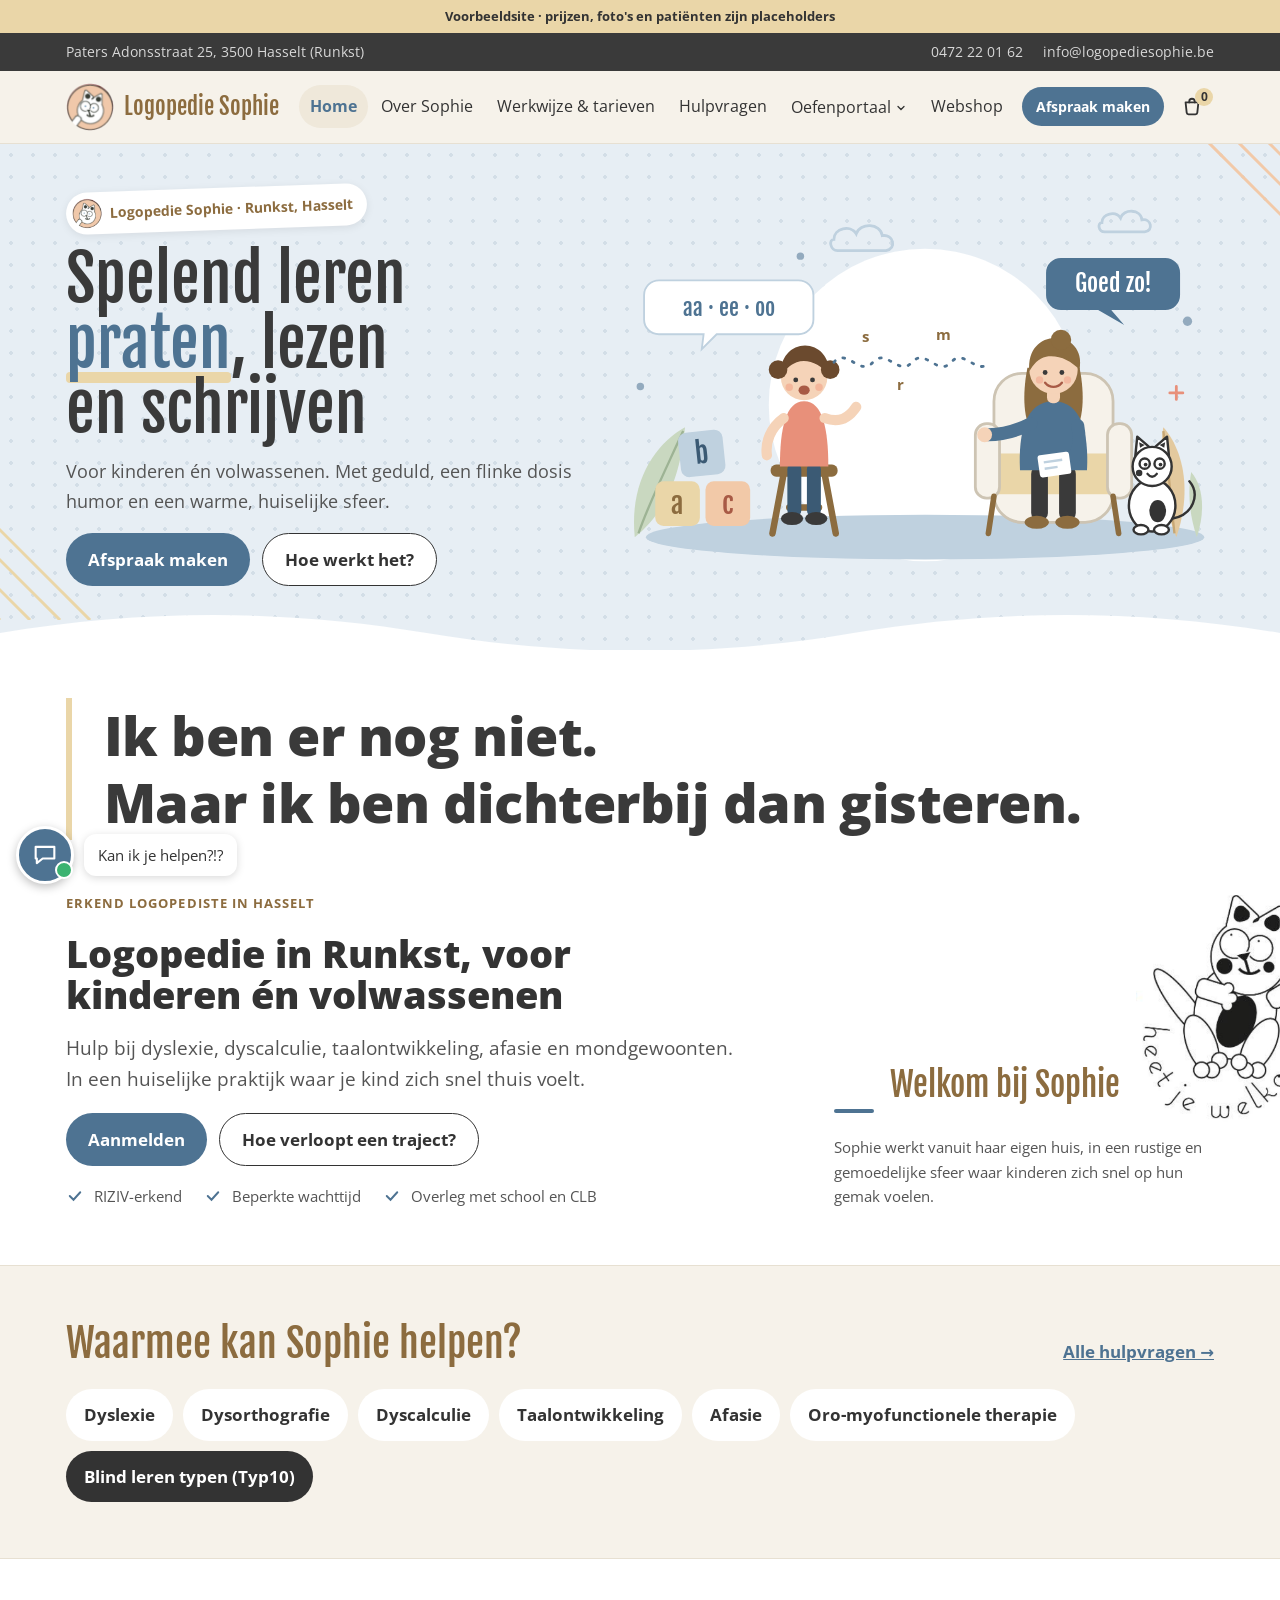
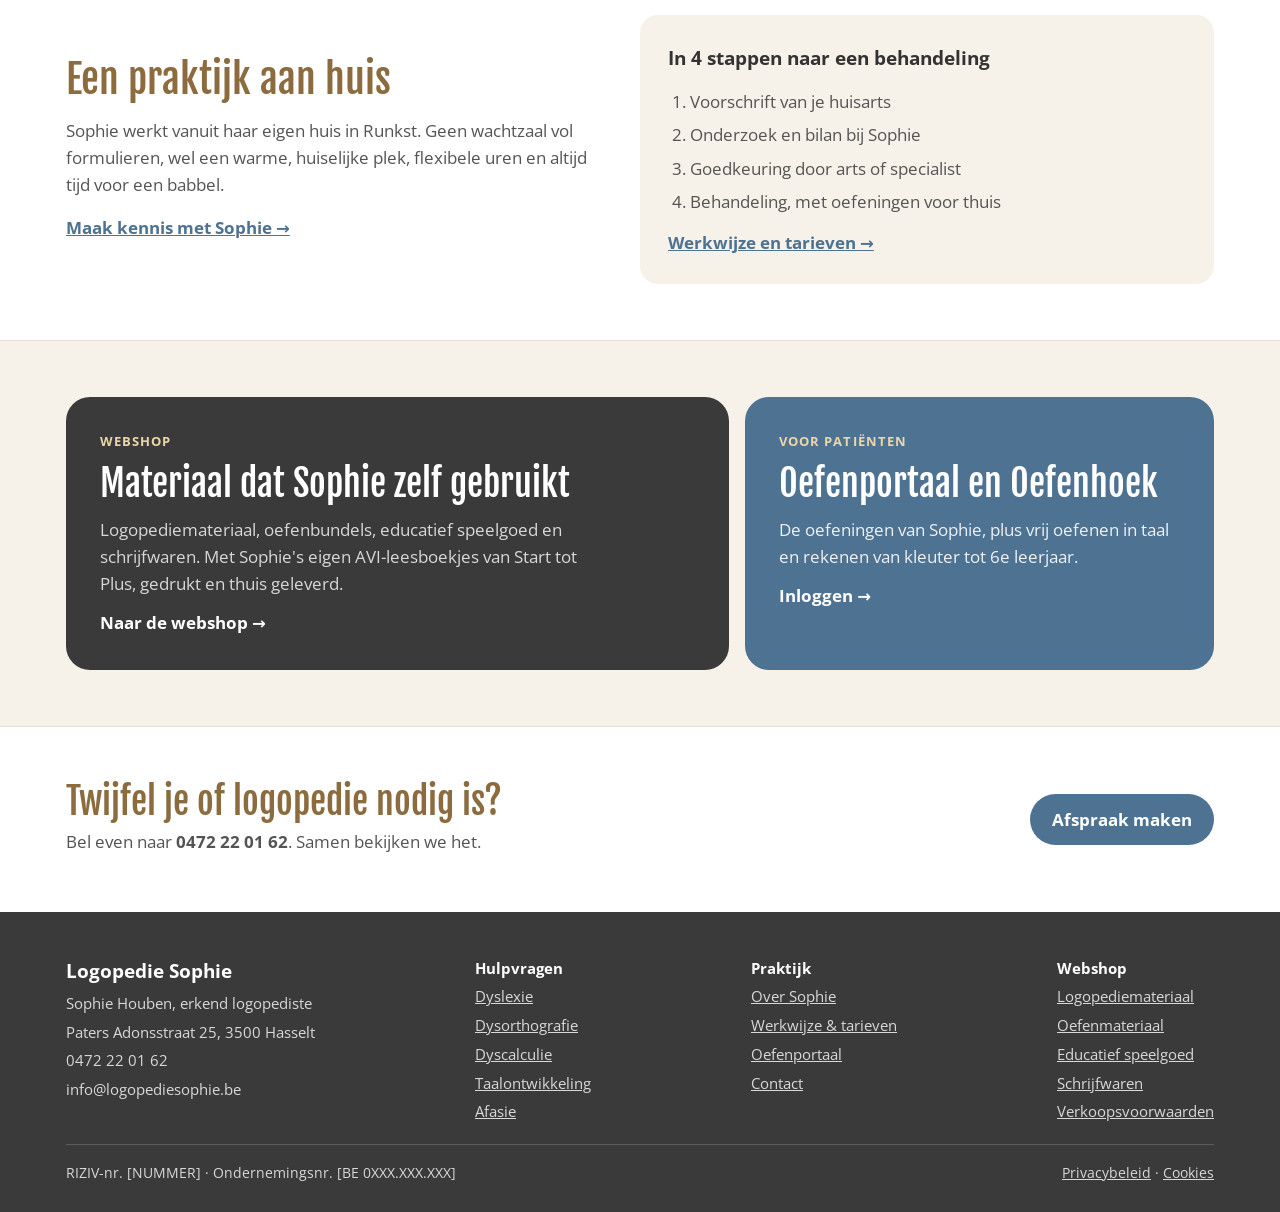
<file: index.html>
<!doctype html><html><head><meta charset=utf8><meta name=viewport content="width=device-width,initial-scale=1,viewport-fit=cover"><style>:root{color-scheme:light;box-sizing:border-box;padding-top:env(safe-area-inset-top,0px);padding-bottom:env(safe-area-inset-bottom,0px)}html{scroll-padding-top:env(safe-area-inset-top,0px)}body{margin:0;padding:0;font:14px -apple-system,BlinkMacSystemFont,sans-serif;background:#fff;color:#000}img{max-width:100%}[hidden]:not([hidden=until-found i]){display:none!important}</style></head><body>
<title>Logopedie Sophie</title><link rel="manifest" href="manifest.webmanifest"><link rel="apple-touch-icon" href="apple-touch-icon.png"><meta name="apple-mobile-web-app-capable" content="yes"><meta name="mobile-web-app-capable" content="yes"><meta name="apple-mobile-web-app-title" content="Logopedie Sophie"><meta name="apple-mobile-web-app-status-bar-style" content="default"><meta name="theme-color" content="#4E7392">
<meta name="claude:viewport-fit-sides" content="cover">
<link rel="stylesheet" href="https://fonts.googleapis.com/css2?family=Open+Sans:wght@400;600;700;800&family=Fjalla+One&display=swap">
<style>
/* Layout: gecentreerde 1180px-kolom, kaarten op een zacht groen-grijze grond, donkere banden voor nadruk */
/* Layout: grote foto bovenaan zoals de huidige site, citaat met zandkleurige balk, bruine titels met staalblauwe lijn; bewust één lichte stijl */
:root{
  --bg:#FFFFFF; --surface:#F6F2EA; --ink:#333333; --muted:#545454; --soft:#686868;
  --accent:#4E7392; --accent-hover:#3B5A74; --on-accent:#FFFFFF; --accent-soft:#E7EEF4;
  --sun:#EAD6A8; --on-sun:#333333; --tan:#8C6C3F; --line:#E7E0D2; --field:#CDC4B3; --mist:#EFE8DA;
  --deep:#3A3A3A; --on-deep:#FFFFFF; --deep-muted:#D8D8D8; --deep-2:#474747; --deep-line:#5C5C5C;
  --t1:#EAD6A8; --t2:#BFD1DF; --t3:#F2C9A8; --t4:#C9D8C0; --t5:#DCD0E8; --t6:#E3C99E; --on-tile:#333333;
  --display:'Open Sans','Segoe UI',system-ui,sans-serif;
  --label:'Fjalla One','Arial Narrow','Segoe UI',sans-serif;
  --body:'Open Sans','Segoe UI',system-ui,sans-serif;
  color-scheme:light;
}
*{box-sizing:border-box}
[hidden]{display:none!important}
body{background:var(--bg);color:var(--ink);font-family:var(--body);font-size:16.5px;line-height:1.65}
a{color:var(--accent)} a:hover{color:var(--accent-hover)}
button,input,select,textarea{font:inherit;color:inherit}
:focus-visible{outline:3px solid var(--sun);outline-offset:2px;border-radius:6px}
.wrap{max-width:1180px;margin:0 auto;padding-left:max(16px,env(safe-area-inset-left,0px));padding-right:max(16px,env(safe-area-inset-right,0px))}
h1,h2,h3{font-family:var(--display);letter-spacing:-.02em;line-height:1.08;text-wrap:balance;margin:0}
h1{font-weight:800;letter-spacing:-.01em;font-size:clamp(32px,4.4vw,52px)}
h2{font-family:var(--label);font-weight:400;letter-spacing:0;color:var(--tan);font-size:clamp(28px,3.4vw,40px)}
.deep h2,.hoekhead h2,.oncolor h2{color:inherit}
h3{font-weight:700;font-size:22px}
p{margin:0}
.lead{font-size:19px;color:var(--muted);max-width:36em}
.muted{color:var(--muted)} .soft{color:var(--soft)}
.eyebrow{font-size:13px;font-weight:700;letter-spacing:.08em;text-transform:uppercase;color:var(--tan)}
.crumb{font-size:15px;color:var(--soft)}
.stack{display:flex;flex-direction:column;gap:16px}
.row{display:flex;flex-wrap:wrap;gap:16px}
.grid{display:grid;grid-template-columns:repeat(auto-fill,minmax(var(--min,240px),1fr));gap:16px}
.grow{flex:999 1 520px;min-width:0} .side{flex:1 1 320px;min-width:0}
.sec{padding-block:56px}
.band{background:var(--surface);border-block:1px solid var(--line)}
.deep{background:var(--deep);color:var(--on-deep)} .deep .muted{color:var(--deep-muted)}
.card{background:var(--surface);border-radius:18px;padding:22px;display:flex;flex-direction:column;gap:8px;min-width:0}
.band .card{background:var(--bg)}
a.card{text-decoration:none;color:var(--ink)}
a.card .more{color:var(--accent);font-weight:700;font-size:15px}
.btn{display:inline-flex;align-items:center;justify-content:center;gap:8px;min-height:46px;padding:12px 22px;border-radius:999px;font-weight:700;text-decoration:none;border:0;cursor:pointer;background:var(--accent);color:var(--on-accent)}
.btn:hover{background:var(--accent-hover);color:var(--on-accent)}
.btn.ghost{background:transparent;color:var(--ink);border:1.5px solid var(--ink)}
.btn.sun{background:var(--sun);color:var(--on-sun)}
.btn.small{min-height:38px;padding:8px 14px;font-size:14px}
.pill{border-radius:999px;padding:10px 16px;border:1.5px solid var(--field);background:var(--surface);cursor:pointer;font-weight:700;font-size:15px}
.pill[aria-pressed="true"],.pill[aria-selected="true"]{background:var(--ink);color:var(--bg);border-color:var(--ink)}
label.f{display:flex;flex-direction:column;gap:6px;font-weight:700;font-size:15px}
.field{padding:12px 14px;border:1.5px solid var(--field);border-radius:12px;background:var(--surface);font-weight:400;font-size:17px;width:100%}
.check{display:flex;gap:10px;font-size:14px;color:var(--muted);font-weight:400}
.check input{width:18px;height:18px;margin-top:2px;flex:0 0 auto}
.tick{display:flex;gap:10px;align-items:flex-start}
.tick svg{flex:0 0 auto;margin-top:3px}
.ph{background:var(--mist);color:var(--soft);display:flex;align-items:flex-end;justify-content:center;padding:20px;font-size:14px;border-radius:24px;max-width:100%}
.price{font-weight:700;font-variant-numeric:tabular-nums}
.num{font-variant-numeric:tabular-nums}
details.faq{background:var(--surface);border-radius:16px;padding:18px 22px}
.band details.faq{background:var(--bg)}
details.faq summary{cursor:pointer;list-style:none;display:flex;justify-content:space-between;gap:16px;font-weight:700;font-size:18px}
details.faq summary::-webkit-details-marker{display:none}
details.faq summary::after{content:"+";color:var(--accent);font-size:24px;line-height:1;transition:transform .2s}
details.faq[open] summary::after{transform:rotate(45deg)}
details.faq p{margin-top:12px;color:var(--muted)}
.steps{list-style:none;margin:0;padding:0;--min:220px}
.stepnum{width:40px;height:40px;border-radius:50%;background:var(--accent);color:var(--on-accent);display:flex;align-items:center;justify-content:center;font-weight:700;font-family:var(--display)}
.chip{display:inline-flex;text-decoration:none;color:var(--ink);background:var(--bg);border-radius:999px;padding:12px 18px;font-weight:700}
.chip.dark{background:var(--ink);color:var(--bg)}

/* Header */
.top{background:var(--deep);color:var(--deep-muted);font-size:14px}
.top .wrap{display:flex;flex-wrap:wrap;gap:6px 24px;justify-content:space-between;padding-block:7px}
header.site{background:var(--surface);border-bottom:1px solid var(--line);position:sticky;top:env(safe-area-inset-top,0px);z-index:20}
body::before{content:"";position:fixed;inset:0 0 auto;height:env(safe-area-inset-top,0px);z-index:30;background:var(--surface)}
header.site .wrap{display:flex;align-items:center;justify-content:space-between;gap:12px;padding-block:12px}
.logo{display:flex;align-items:center;gap:10px;text-decoration:none;color:var(--ink)}
.logo span{font-family:var(--label);font-size:23px;color:var(--tan)}
.logo img{width:48px;height:48px;border-radius:50%;display:block}
nav.main{display:flex;align-items:center;gap:2px;flex-wrap:wrap}
nav.main a.nl{text-decoration:none;color:var(--ink);padding:9px 11px;border-radius:999px;font-size:15.5px}
nav.main a.nl.on{background:var(--mist);color:var(--accent);font-weight:700}
.navgrp{position:relative}
.navgrp .sub{display:none;position:absolute;top:100%;left:0;min-width:210px;flex-direction:column;gap:2px;background:var(--surface);border:1px solid var(--line);border-radius:14px;padding:6px;box-shadow:0 8px 24px rgba(0,0,0,.12);z-index:25}
.navgrp:hover .sub,.navgrp:focus-within .sub{display:flex}
.navgrp .sub a.nl{border-radius:10px}
.navgrp .sub a.nl.on{background:none;color:var(--ink);font-weight:400}
.cart{position:relative;display:inline-flex;align-items:center;justify-content:center;width:44px;height:44px;border-radius:999px;color:var(--ink)}
.cart b{position:absolute;top:3px;right:1px;min-width:18px;height:18px;padding:0 4px;border-radius:999px;background:var(--sun);color:var(--on-sun);font-size:12px;display:flex;align-items:center;justify-content:center}
.menu-btn{display:none;width:44px;height:44px;border-radius:12px;border:1.5px solid var(--field);background:var(--surface);cursor:pointer;align-items:center;justify-content:center}
@media (max-width:1020px){
  .menu-btn{display:inline-flex}
  nav.main{display:none;position:absolute;left:0;right:0;top:100%;background:var(--surface);border-bottom:1px solid var(--line);flex-direction:column;align-items:stretch;padding:8px max(16px,env(safe-area-inset-right,0px)) 16px max(16px,env(safe-area-inset-left,0px))}
  nav.main.open{display:flex}
  nav.main a.nl{padding:12px}
  .navgrp .sub{display:flex;position:static;border:0;box-shadow:none;background:none;padding:0 0 0 16px;min-width:0}
  nav.main .btn{margin-top:8px}
}

/* Footer */
footer{background:var(--deep);color:var(--deep-muted);font-size:15px}
footer .cols{display:flex;flex-wrap:wrap;gap:28px 56px;justify-content:space-between;padding-block:44px 20px}
footer .col{display:flex;flex-direction:column;gap:4px}
footer strong{color:var(--on-deep)}
footer a{color:var(--deep-muted)}
footer .legal{border-top:1px solid var(--deep-line);padding-block:16px 28px;display:flex;flex-wrap:wrap;gap:8px 24px;justify-content:space-between;font-size:14px}

/* Hero */
.hero{display:flex;flex-wrap:wrap;gap:48px;align-items:center;padding-block:56px}
.hero .ph{aspect-ratio:4/5;width:100%}
.bubble{position:absolute;left:-12px;top:28px;max-width:250px;background:var(--sun);color:var(--on-sun);padding:16px 18px;border-radius:20px 20px 20px 4px;font-family:var(--display);font-weight:700;font-size:19px;line-height:1.25}
@media (max-width:600px){.bubble{left:8px;top:8px;font-size:16px;max-width:200px}}

/* Webshop */
.cat{display:flex;flex-direction:column;gap:6px;text-align:left;padding:14px;border-radius:16px;background:var(--surface);border:2px solid var(--surface);cursor:pointer}
.cat[aria-pressed="true"]{border-color:var(--accent)}
.cat i{width:28px;height:8px;border-radius:999px;display:block}
.prod{background:var(--surface);border-radius:18px;padding:14px;display:flex;flex-direction:column;gap:10px;min-width:0}
.tile{aspect-ratio:1/1;max-width:100%;border-radius:12px;padding:10px;display:flex;flex-direction:column;justify-content:space-between;color:var(--on-tile);text-decoration:none}
.tile .mk{font-family:var(--display);font-weight:800;font-size:30px;line-height:1;align-self:center}
.tag{align-self:flex-start;font-size:12px;font-weight:700;background:#FFFFFF;color:#1E2B2A;border-radius:999px;padding:3px 10px}
.opt{display:flex;justify-content:space-between;align-items:center;gap:16px;padding:14px 18px;border-radius:14px;background:var(--surface);border:2px solid var(--field);cursor:pointer;text-align:left;width:100%}
.opt[aria-pressed="true"]{border-color:var(--accent);background:var(--accent-soft)}
.opt .dot{width:18px;height:18px;border-radius:50%;border:2px solid var(--soft);flex:0 0 auto}
.opt[aria-pressed="true"] .dot{border:6px solid var(--accent)}
.line-item{background:var(--surface);border-radius:18px;padding:16px;display:flex;gap:16px;align-items:center}
.mini{width:60px;height:78px;border-radius:8px;flex:0 0 auto;display:flex;align-items:center;justify-content:center;font-family:var(--display);font-weight:800;color:var(--on-tile)}
.toast{position:fixed;left:50%;bottom:calc(20px + env(safe-area-inset-bottom,0px));transform:translateX(-50%);background:var(--ink);color:var(--bg);padding:12px 20px;border-radius:999px;font-weight:700;z-index:50;box-shadow:0 6px 20px rgba(0,0,0,.2)}

/* Portaal */
.pbar{background:var(--deep);color:var(--on-deep)}
.pbar .wrap{display:flex;flex-wrap:wrap;gap:10px 20px;align-items:center;justify-content:space-between;padding-block:10px}
.seg{display:flex;gap:4px;background:var(--deep-2);border-radius:999px;padding:4px}
.seg button{border:0;border-radius:999px;padding:8px 16px;font-weight:700;font-size:15px;cursor:pointer;background:transparent;color:var(--deep-muted)}
.seg button[aria-pressed="true"]{background:var(--on-deep);color:var(--deep)}
.days{background:var(--surface);border-radius:22px;padding:18px;display:grid;grid-template-columns:repeat(auto-fit,minmax(112px,1fr));gap:10px}
.day{border-radius:14px;padding:12px;display:flex;flex-direction:column;gap:2px}
.day.done{background:var(--accent-soft);color:var(--accent)} .day.session{background:var(--deep);color:var(--on-deep)}
.day.today{background:var(--accent);color:var(--on-accent)} .day.open{border:1.5px dashed var(--soft)} .day.rest{background:var(--bg);color:var(--soft)}
.task{background:var(--surface);border-radius:18px;padding:16px 18px;display:flex;flex-wrap:wrap;gap:16px;align-items:center;border:2px solid var(--surface)}
.task.ok{border-color:var(--t2)}
.badge{width:54px;height:54px;border-radius:14px;display:flex;align-items:center;justify-content:center;font-weight:700;font-size:15px;flex:0 0 auto;color:var(--on-tile)}
.bar{height:14px;background:var(--mist);border-radius:999px;overflow:hidden} .bar i{display:block;height:100%;background:var(--accent);border-radius:999px;transition:width .3s}
.note{background:var(--sun);color:var(--on-sun);border-radius:22px 22px 22px 6px;padding:22px;display:flex;flex-direction:column;gap:8px}
.hoekhead{background:var(--accent);color:var(--on-accent);border-radius:22px;padding:24px 28px;display:flex;flex-wrap:wrap;gap:16px;justify-content:space-between;align-items:center}
.lv{border:0;border-radius:999px;padding:8px 12px;font-weight:700;font-size:15px;cursor:pointer;background:rgba(255,255,255,.18);color:var(--on-accent)}
.lv[aria-pressed="true"]{background:var(--sun);color:var(--on-sun)}
.topic{text-align:left;cursor:pointer;border:0;background:var(--surface);border-radius:18px;padding:18px;display:flex;flex-direction:column;gap:10px}
.pt{display:flex;justify-content:space-between;align-items:center;gap:10px;padding:12px 14px;border-radius:14px;border:2px solid transparent;background:var(--bg);cursor:pointer;text-align:left;width:100%}
.pt[aria-pressed="true"]{border-color:var(--accent);background:var(--accent-soft)}
.libitem{display:flex;gap:10px;align-items:center;padding:10px 0;border-bottom:1px solid var(--line)}
.assigned{display:flex;flex-wrap:wrap;gap:12px;align-items:center;padding:12px 14px;border-radius:14px;background:var(--bg)}
.tabs2{display:grid;grid-template-columns:repeat(2,minmax(0,1fr));gap:6px;background:var(--accent-soft);border-radius:999px;padding:5px}
.tabs2 button{border:0;border-radius:999px;padding:10px 14px;font-weight:700;cursor:pointer;background:transparent;color:var(--muted)}
.tabs2 button[aria-selected="true"]{background:var(--surface);color:var(--accent);box-shadow:0 1px 3px rgba(0,0,0,.15)}
.preview-flag{background:var(--sun);color:var(--on-sun);font-size:13px;text-align:center;padding:6px 16px;font-weight:700}

.photo-hero{position:relative;height:clamp(220px,34vw,480px);background:var(--mist)}
.photo-hero .dots{position:absolute;left:50%;bottom:22px;transform:translateX(-50%);display:flex;gap:10px}
.photo-hero .dots i{width:12px;height:12px;border-radius:50%;background:#333;opacity:.75;display:block}
.photo-hero .dots i:first-child{background:var(--sun);opacity:1}
.quote{margin:0;border-left:6px solid var(--sun);padding:4px 0 4px clamp(18px,3vw,32px);font-family:var(--display);font-weight:800;color:#3A3A3A;font-size:clamp(28px,4.2vw,54px);line-height:1.25;letter-spacing:-.01em}
.katline{display:flex;align-items:flex-end;gap:16px}
.katline .rule{flex:1 1 auto;height:4px;background:var(--accent);border-radius:2px;margin-bottom:12px;min-width:40px}
.katline h2{white-space:nowrap;margin-bottom:22px;font-size:clamp(24px,2.6vw,34px)}
.katline img{width:clamp(110px,16vw,180px);height:auto;flex:0 0 auto}
.chatfab{border:0;background:none;padding:0;cursor:pointer;font:inherit;position:fixed;left:calc(16px + env(safe-area-inset-left,0px));bottom:calc(16px + env(safe-area-inset-bottom,0px));display:flex;align-items:center;gap:10px;text-decoration:none;z-index:40}
.chatfab span.c{width:58px;height:58px;border-radius:50%;background:var(--accent);border:3px solid #FFFFFF;box-shadow:0 3px 10px rgba(0,0,0,.25);display:flex;align-items:center;justify-content:center;position:relative}
.chatfab span.c::after{content:"";position:absolute;right:-2px;bottom:2px;width:14px;height:14px;border-radius:50%;background:#3CB371;border:2px solid #FFFFFF}
.chatfab span.t{background:#FFFFFF;color:var(--ink);padding:9px 14px;border-radius:12px;box-shadow:0 2px 8px rgba(0,0,0,.15);font-size:15px}
@media (max-width:600px){.chatfab span.t{display:none}}

.sr{position:absolute;width:1px;height:1px;overflow:hidden;clip:rect(0 0 0 0);white-space:nowrap}
.chatpanel{position:fixed;left:calc(16px + env(safe-area-inset-left,0px));bottom:calc(16px + env(safe-area-inset-bottom,0px));width:min(390px,calc(100vw - 32px - env(safe-area-inset-left,0px) - env(safe-area-inset-right,0px)));height:min(600px,calc(100vh - 110px));background:#FFFFFF;border-radius:20px;box-shadow:0 12px 40px rgba(0,0,0,.25);display:flex;flex-direction:column;overflow:hidden;z-index:45}
.chatpanel[hidden]{display:none}
.chathead{background:var(--accent);color:#FFFFFF;padding:12px 14px;display:flex;align-items:center;gap:10px}
.chathead img{border-radius:50%;background:#FFFFFF;flex:0 0 auto}
.chatx{width:40px;height:40px;border:0;border-radius:10px;background:rgba(255,255,255,.15);color:#FFFFFF;cursor:pointer;display:flex;align-items:center;justify-content:center;flex:0 0 auto}
.chatlog{flex:1 1 auto;overflow-y:auto;padding:14px;display:flex;flex-direction:column;gap:10px;background:var(--surface)}
.msg{max-width:85%;padding:10px 13px;border-radius:16px;font-size:15px;line-height:1.5;white-space:pre-wrap;overflow-wrap:anywhere}
.msg.bot{align-self:flex-start;background:#FFFFFF;border:1px solid var(--line);border-bottom-left-radius:4px}
.msg.me{align-self:flex-end;background:var(--accent);color:#FFFFFF;border-bottom-right-radius:4px}
.msg.err{align-self:flex-start;background:#FBEAE5;color:#7A2E1C}
.msg.wait{color:var(--soft);font-style:italic}
.chatsugg{display:flex;flex-wrap:wrap;gap:6px;padding:8px 12px 0;background:var(--surface)}
.chatsugg .pill{font-size:13px;padding:7px 11px;font-weight:600}
.chatform{display:flex;gap:8px;align-items:flex-end;padding:10px 12px;border-top:1px solid var(--line);background:#FFFFFF}
.chatform textarea{flex:1 1 auto;resize:none;border:1.5px solid var(--field);border-radius:14px;padding:10px 12px;font-size:15px;max-height:120px;min-width:0}
.chatform .btn{width:44px;height:44px;padding:0;flex:0 0 auto}
.sumcard{align-self:stretch;background:#FFFFFF;border:1.5px solid var(--sun);border-radius:14px;padding:12px 14px;font-size:14px;display:grid;grid-template-columns:auto minmax(0,1fr);gap:4px 12px}
.sumcard b{color:var(--soft);font-weight:600}
.sumcard span{overflow-wrap:anywhere}
.mailprev{align-self:stretch;background:#FFFFFF;border:1px dashed var(--field);border-radius:12px;padding:10px 12px;font-family:ui-monospace,Menlo,Consolas,monospace;font-size:12.5px;white-space:pre-wrap;color:var(--muted);overflow-wrap:anywhere}
.chatfoot{font-size:12px;color:var(--soft);padding:0 14px 10px;background:#FFFFFF;margin:0}

.banner{position:relative;overflow:hidden;background-color:#E7EEF4;background-image:radial-gradient(rgba(78,115,146,.13) 1.6px,transparent 1.7px);background-size:22px 22px}
.banner .wrap{position:relative;display:flex;flex-wrap:wrap;align-items:center;gap:8px 32px;padding-block:44px 64px}
.banner .btxt{flex:1 1 380px;min-width:0;display:flex;flex-direction:column;gap:16px;position:relative;z-index:1}
.banner .bart{flex:1.25 1 420px;min-width:0;position:relative;z-index:1}
.banner .bart svg{width:100%;height:auto;display:block}
.banner h1{font-family:var(--label);font-weight:400;letter-spacing:0;color:#3A3A3A;font-size:clamp(36px,5vw,64px);line-height:1.02}
.banner h1 em{font-style:normal;color:var(--accent);position:relative;white-space:nowrap}
.banner h1 em::after{content:"";position:absolute;left:0;right:0;bottom:.02em;height:.16em;background:var(--sun);z-index:-1;border-radius:4px}
.banner .tagline{font-size:18px;color:var(--muted);max-width:30em}
.banner .sticker{align-self:flex-start;display:inline-flex;align-items:center;gap:8px;background:#FFFFFF;border-radius:999px;padding:6px 14px 6px 6px;font-size:14px;font-weight:700;color:var(--tan);box-shadow:0 2px 8px rgba(0,0,0,.08);transform:rotate(-2deg)}
.banner .sticker img{width:30px;height:30px;border-radius:50%}
.banner .corner{position:absolute;pointer-events:none}
.banner .wave{position:absolute;left:0;right:0;bottom:-1px;width:100%;height:40px;display:block}
@media (prefers-reduced-motion:no-preference){
  .bob{animation:bob 3.2s ease-in-out infinite;transform-box:fill-box;transform-origin:center}
  .bob2{animation:bob 3.8s ease-in-out .6s infinite;transform-box:fill-box;transform-origin:center}
  .tailwag{animation:wag 1.6s ease-in-out infinite;transform-box:fill-box;transform-origin:0% 100%}
  @keyframes bob{0%,100%{transform:translateY(0)}50%{transform:translateY(-6px)}}
  @keyframes wag{0%,100%{transform:rotate(0)}50%{transform:rotate(-12deg)}}
}

.rolebadge{font-size:12px;font-weight:700;letter-spacing:.04em;text-transform:uppercase;background:var(--sun);color:var(--on-sun);border-radius:999px;padding:3px 10px}
.utable{width:100%;border-collapse:collapse;font-size:14.5px}
.utable th{text-align:left;font-weight:700;color:var(--soft);font-size:13px;padding:8px 10px;border-bottom:1.5px solid var(--line);white-space:nowrap}
.utable td{padding:10px;border-bottom:1px solid var(--line);vertical-align:middle}
.utable select{padding:6px 8px;font-size:14px;width:auto}
.matrix td:not(:first-child),.matrix th:not(:first-child){text-align:center}
.yes{color:var(--accent);font-weight:800}.no{color:var(--field)}
.stat{display:inline-block;font-size:12px;font-weight:700;border-radius:999px;padding:3px 10px}
.stat.on{background:#E4EFE1;color:#2F6B3A}.stat.off{background:#F6E2DC;color:#A0402A}
@media (prefers-reduced-motion:reduce){*{transition:none!important;scroll-behavior:auto!important}}
</style>

<div class="preview-flag">Voorbeeldsite · prijzen, foto's en patiënten zijn placeholders</div>

<div class="top"><div class="wrap"><span>Paters Adonsstraat 25, 3500 Hasselt (Runkst)</span><span class="row" style="gap:6px 20px"><span class="num">0472 22 01 62</span><span>info@logopediesophie.be</span></span></div></div>

<header class="site" id="siteHeader">
  <div class="wrap" style="position:relative">
    <a class="logo" href="#home" data-go="home">
      <img src="[data-uri]" alt="">
      <span>Logopedie Sophie</span>
    </a>
    <div class="row" style="gap:6px;align-items:center;flex-wrap:nowrap">
      <nav class="main" id="mainNav" aria-label="Hoofdmenu">
        <a class="nl" href="#home" data-go="home">Home</a>
        <a class="nl" href="#over" data-go="over">Over Sophie</a>
        <a class="nl" href="#werkwijze" data-go="werkwijze">Werkwijze &amp; tarieven</a>
        <a class="nl" href="#hulpvragen" data-go="hulpvragen">Hulpvragen</a>
        <div class="navgrp">
          <a class="nl" href="#ouders" data-go="ouders" aria-haspopup="true">Oefenportaal <svg width="12" height="12" viewBox="0 0 24 24" fill="none" stroke="currentColor" stroke-width="2.6" stroke-linecap="round" aria-hidden="true" style="vertical-align:-1px"><path d="M6 9l6 6 6-6"/></svg></a>
          <div class="sub" aria-label="Oefenportaal">
            <a class="nl" href="#login" data-go="login">Inloggen</a>
            <a class="nl" href="#login" data-go="login" data-reg="1">Account aanmaken</a>
          </div>
        </div>
        <a class="nl" href="#webshop" data-go="webshop">Webshop</a>
        <a class="btn small" href="#contact" data-go="contact" style="margin-left:6px">Afspraak maken</a>
      </nav>
      <a class="cart" href="#winkelmand" data-go="winkelmand" aria-label="Winkelmand">
        <svg width="22" height="22" viewBox="0 0 24 24" fill="none" stroke="currentColor" stroke-width="2" stroke-linecap="round" stroke-linejoin="round" aria-hidden="true"><path d="M5 7h14l-1.2 11.2a2 2 0 0 1-2 1.8H8.2a2 2 0 0 1-2-1.8z"/><path d="M9 7V6a3 3 0 0 1 6 0v1"/></svg>
        <b id="cartCount">0</b>
      </a>
      <button class="menu-btn" id="menuBtn" type="button" aria-label="Menu openen" aria-expanded="false" aria-controls="mainNav">
        <svg width="22" height="22" viewBox="0 0 24 24" fill="none" stroke="currentColor" stroke-width="2.2" stroke-linecap="round" aria-hidden="true"><path d="M4 7h16M4 12h16M4 17h16"/></svg>
      </button>
    </div>
  </div>
</header>

<main id="pages">

<!-- HOME -->
<section data-page="home">
  <div class="banner">
    <svg class="corner" width="220" height="160" viewBox="0 0 220 160" style="left:-30px;bottom:30px" aria-hidden="true"><g stroke="#EAD6A8" stroke-width="3" fill="none"><path d="M0 40 L120 160"/><path d="M0 70 L90 160"/><path d="M0 100 L60 160"/><path d="M0 130 L30 160"/></g></svg>
    <svg class="corner" width="200" height="140" viewBox="0 0 200 140" style="right:-20px;top:-10px" aria-hidden="true"><g stroke="#F2C9A8" stroke-width="3" fill="none"><path d="M200 100 L100 0"/><path d="M200 70 L130 0"/><path d="M200 40 L160 0"/></g></svg>
    <div class="wrap">
      <div class="btxt">
        <span class="sticker"><img src="[data-uri]" alt="">Logopedie Sophie · Runkst, Hasselt</span>
        <h1>Spelend leren <em>praten</em>, lezen en schrijven</h1>
        <p class="tagline">Voor kinderen én volwassenen. Met geduld, een flinke dosis humor en een warme, huiselijke sfeer.</p>
        <div class="row" style="gap:12px"><a class="btn" href="#contact" data-go="contact">Afspraak maken</a><a class="btn ghost" href="#werkwijze" data-go="werkwijze" style="background:#FFFFFF">Hoe werkt het?</a></div>
      </div>
      <div class="bart">
        <svg viewBox="0 0 640 420" role="img" aria-label="Getekende logopediste in een zetel oefent klanken met een meisje op een krukje, met letterblokken, spraakballonnen en een kat">
          <!-- wolkjes en decor -->
          <g fill="none" stroke="#BFD1DF" stroke-width="3" stroke-linecap="round">
            <path d="M232 52c0-12 18-16 24-6 4-12 26-12 28 2 12-2 16 14 4 16h-52c-8 0-10-12-4-12z"/>
            <path d="M520 34c0-10 15-13 20-5 3-10 22-10 23 2 10-2 13 12 3 13h-43c-7 0-8-10-3-10z"/>
          </g>
          <g fill="#4E7392" opacity=".55"><circle cx="196" cy="70" r="4"/><circle cx="612" cy="140" r="5"/><circle cx="24" cy="210" r="4"/></g>
          <g stroke="#E8907A" stroke-width="3" stroke-linecap="round"><path d="M600 210v14M593 217h14"/><path d="M300 110v12M294 116h12"/></g>
          <!-- achtergrondcirkel en vloer -->
          <circle cx="330" cy="230" r="168" fill="#FFFFFF"/>
          <ellipse cx="330" cy="372" rx="300" ry="24" fill="#BFD1DF"/>
          <!-- bladeren -->
          <g>
            <path d="M18 372c-6-60 22-100 54-118-4 40-14 86-54 118z" fill="#C9D8C0"/><path d="M22 368c10-30 28-66 48-110" stroke="#9DB394" stroke-width="2.5" fill="none"/>
            <path d="M600 372c18-52 6-96-14-118-6 38 0 82 14 118z" fill="#E3C99E"/><path d="M598 368c-4-34-6-70-12-110" stroke="#C7A774" stroke-width="2.5" fill="none"/>
            <path d="M622 372c10-30 6-56-6-70-4 22-2 46 6 70z" fill="#C9D8C0"/>
          </g>
          <!-- letterblokken -->
          <g font-family="'Fjalla One','Arial Narrow',sans-serif" font-size="30" text-anchor="middle">
            <rect x="40" y="312" width="48" height="48" rx="9" fill="#EAD6A8"/><text x="64" y="347" fill="#8C6C3F">a</text>
            <rect x="94" y="312" width="48" height="48" rx="9" fill="#F2C9A8"/><text x="118" y="347" fill="#A85A45">c</text>
            <g class="bob2"><rect x="66" y="258" width="48" height="48" rx="9" fill="#BFD1DF" transform="rotate(-6 90 282)"/><text x="90" y="293" fill="#3B5A74" transform="rotate(-6 90 282)">b</text></g>
          </g>
          <!-- krukje -->
          <g stroke="#8C6C3F" stroke-width="7" stroke-linecap="round"><path d="M178 304l-12 64M222 304l12 64M184 340h32"/></g>
          <rect x="164" y="294" width="72" height="13" rx="6" fill="#8C6C3F"/>
          <!-- meisje -->
          <g>
            <rect x="182" y="292" width="15" height="58" rx="7" fill="#3B5A74"/><rect x="203" y="292" width="15" height="58" rx="7" fill="#3B5A74"/>
            <ellipse cx="187" cy="352" rx="12" ry="7" fill="#3A3A3A"/><ellipse cx="213" cy="352" rx="12" ry="7" fill="#3A3A3A"/>
            <path d="M174 296c0-40 6-70 26-70s26 30 26 70z" fill="#E8907A"/>
            <path d="M178 244c-14 10-20 26-18 40" stroke="#F5D3B8" stroke-width="11" stroke-linecap="round" fill="none"/>
            <path d="M222 244c16 6 26 0 34-12" stroke="#F5D3B8" stroke-width="11" stroke-linecap="round" fill="none"/>
            <circle cx="200" cy="200" r="25" fill="#F5D3B8"/>
            <path d="M175 200c-2-22 12-34 26-34s28 12 25 32c-8-12-22-18-34-14-8 3-12 8-17 16z" fill="#6B4A2E"/>
            <circle cx="172" cy="192" r="10" fill="#6B4A2E"/><circle cx="228" cy="192" r="10" fill="#6B4A2E"/>
            <circle cx="191" cy="203" r="2.6" fill="#3A3A3A"/><circle cx="209" cy="203" r="2.6" fill="#3A3A3A"/>
            <ellipse cx="200" cy="214" rx="6" ry="5" fill="#A85A45"/>
            <circle cx="184" cy="211" r="4" fill="#F2A98F" opacity=".7"/><circle cx="216" cy="211" r="4" fill="#F2A98F" opacity=".7"/>
          </g>
          <!-- ballon meisje -->
          <g class="bob">
            <path d="M44 96h150a16 16 0 0 1 16 16v26a16 16 0 0 1-16 16h-88l-16 16 2-16h-48a16 16 0 0 1-16-16v-26a16 16 0 0 1 16-16z" fill="#FFFFFF" stroke="#BFD1DF" stroke-width="2"/>
            <text x="119" y="134" text-anchor="middle" font-family="'Fjalla One','Arial Narrow',sans-serif" font-size="24" fill="#4E7392">aa · ee · oo</text>
          </g>
          <!-- klankgolf -->
          <path d="M232 184c14-16 28 16 42 0s28 16 42 0 28 16 42 0 28 16 42 0" fill="none" stroke="#4E7392" stroke-width="3" stroke-linecap="round" stroke-dasharray="2 9"/>
          <g font-family="'Open Sans',sans-serif" font-weight="700" font-size="16" fill="#8C6C3F"><text x="262" y="162">s</text><text x="300" y="214">r</text><text x="342" y="160">m</text></g>
          <!-- zetel -->
          <rect x="404" y="196" width="128" height="160" rx="30" fill="#F6F2EA" stroke="#CDC4B3" stroke-width="3"/>
          <rect x="392" y="282" width="152" height="44" rx="16" fill="#EAD6A8"/>
          <rect x="384" y="250" width="26" height="80" rx="12" fill="#F6F2EA" stroke="#CDC4B3" stroke-width="3"/>
          <rect x="526" y="250" width="26" height="80" rx="12" fill="#F6F2EA" stroke="#CDC4B3" stroke-width="3"/>
          <g stroke="#8C6C3F" stroke-width="6" stroke-linecap="round"><path d="M404 328l-6 40M532 328l6 40"/></g>
          <!-- Sophie -->
          <g>
            <path d="M440 190c-6 30-4 58 6 70h44c10-12 12-40 6-70z" fill="#8C6C3F"/>
            <rect x="444" y="296" width="18" height="58" rx="8" fill="#3A3A3A"/><rect x="474" y="296" width="18" height="58" rx="8" fill="#3A3A3A"/>
            <ellipse cx="450" cy="356" rx="13" ry="7" fill="#8C6C3F"/><ellipse cx="483" cy="356" rx="13" ry="7" fill="#8C6C3F"/>
            <path d="M432 300c-2-40 6-74 36-74s38 34 36 74z" fill="#4E7392"/>
            <path d="M444 250c-16 8-32 12-46 12" stroke="#4E7392" stroke-width="14" stroke-linecap="round" fill="none"/>
            <circle cx="394" cy="262" r="8" fill="#F5D3B8"/>
            <path d="M494 252c4 22 0 36-14 42" stroke="#4E7392" stroke-width="14" stroke-linecap="round" fill="none"/>
            <rect x="452" y="282" width="34" height="24" rx="3" fill="#FFFFFF" transform="rotate(-8 469 294)"/>
            <path d="M458 290h20M458 297h14" stroke="#BFD1DF" stroke-width="2.5" transform="rotate(-8 469 294)"/>
            <rect x="461" y="212" width="14" height="16" rx="6" fill="#F5D3B8"/>
            <circle cx="468" cy="192" r="26" fill="#F5D3B8"/>
            <path d="M442 194c-2-24 12-36 28-36 16 0 30 12 26 34-10-10-22-16-36-14-8 2-14 8-18 16z" fill="#8C6C3F"/>
            <circle cx="476" cy="160" r="11" fill="#8C6C3F"/>
            <circle cx="459" cy="195" r="2.6" fill="#3A3A3A"/><circle cx="477" cy="195" r="2.6" fill="#3A3A3A"/>
            <path d="M459 206c5 6 13 6 18 0" stroke="#A85A45" stroke-width="2.6" stroke-linecap="round" fill="none"/>
            <circle cx="453" cy="203" r="4" fill="#F2A98F" opacity=".6"/><circle cx="483" cy="203" r="4" fill="#F2A98F" opacity=".6"/>
          </g>
          <!-- ballon Sophie -->
          <g class="bob2">
            <path d="M476 72h112a16 16 0 0 1 16 16v24a16 16 0 0 1-16 16h-58l14 16-28-16h-40a16 16 0 0 1-16-16v-24a16 16 0 0 1 16-16z" fill="#4E7392"/>
            <text x="532" y="109" text-anchor="middle" font-family="'Fjalla One','Arial Narrow',sans-serif" font-size="26" fill="#FFFFFF">Goed zo!</text>
          </g>
          <!-- kat -->
          <g stroke="#333333" stroke-width="2.6" stroke-linejoin="round">
            <path class="tailwag" d="M596 352c22-4 30-26 18-40" fill="none" stroke-linecap="round"/>
            <ellipse cx="574" cy="338" rx="25" ry="28" fill="#FFFFFF"/>
            <ellipse cx="580" cy="344" rx="9" ry="12" fill="#333333" stroke="none"/>
            <path d="M556 284l2-20 14 12zM592 284l-2-20-14 12z" fill="#FFFFFF"/>
            <path d="M560 270l1 6 5-3zM588 270l-1 6-5-3z" fill="#333333" stroke="none"/>
            <circle cx="574" cy="296" r="21" fill="#FFFFFF"/>
            <circle cx="566" cy="293" r="5.5" fill="#FFFFFF"/><circle cx="582" cy="293" r="5.5" fill="#FFFFFF"/>
            <circle cx="567" cy="294" r="2" fill="#333333" stroke="none"/><circle cx="583" cy="294" r="2" fill="#333333" stroke="none"/>
            <path d="M569 304c3 4 7 4 10 0" fill="none" stroke-linecap="round"/>
            <circle cx="560" cy="303" r="3.5" fill="#333333" stroke="none"/>
            <ellipse cx="562" cy="364" rx="8" ry="5" fill="#FFFFFF"/><ellipse cx="584" cy="364" rx="8" ry="5" fill="#FFFFFF"/>
          </g>
        </svg>
      </div>
    </div>
    <svg class="wave" viewBox="0 0 1440 40" preserveAspectRatio="none" aria-hidden="true"><path d="M0 22c160-24 320-24 480 0s320 24 480 0 320-24 480 0v18H0z" fill="#FFFFFF"/></svg>
  </div>
  <div class="wrap" style="padding-block:48px 8px"><blockquote class="quote">Ik ben er nog niet.<br>Maar ik ben dichterbij dan gisteren.</blockquote></div>
  <div class="wrap row" style="gap:40px;align-items:flex-end;padding-block:40px 56px">
    <div class="grow stack" style="gap:18px">
      <span class="eyebrow">Erkend logopediste in Hasselt</span>
      <h2 style="font-family:var(--display);font-weight:800;color:var(--ink);font-size:clamp(26px,3.2vw,38px)">Logopedie in Runkst, voor kinderen én volwassenen</h2>
      <p class="lead">Hulp bij dyslexie, dyscalculie, taalontwikkeling, afasie en mondgewoonten. In een huiselijke praktijk waar je kind zich snel thuis voelt.</p>
      <div class="row" style="gap:12px"><a class="btn" href="#contact" data-go="contact">Aanmelden</a><a class="btn ghost" href="#werkwijze" data-go="werkwijze">Hoe verloopt een traject?</a></div>
      <div class="row muted" style="gap:10px 22px;font-size:15px">
        <span class="tick"><svg width="18" height="18" viewBox="0 0 24 24" fill="none" stroke="var(--accent)" stroke-width="2.6" stroke-linecap="round" aria-hidden="true"><path d="M5 12l5 5 9-10"/></svg>RIZIV-erkend</span>
        <span class="tick"><svg width="18" height="18" viewBox="0 0 24 24" fill="none" stroke="var(--accent)" stroke-width="2.6" stroke-linecap="round" aria-hidden="true"><path d="M5 12l5 5 9-10"/></svg>Beperkte wachttijd</span>
        <span class="tick"><svg width="18" height="18" viewBox="0 0 24 24" fill="none" stroke="var(--accent)" stroke-width="2.6" stroke-linecap="round" aria-hidden="true"><path d="M5 12l5 5 9-10"/></svg>Overleg met school en CLB</span>
      </div>
    </div>
    <div class="side stack" style="flex:1 1 380px;gap:10px">
      <div class="katline"><span class="rule"></span><h2>Welkom bij Sophie</h2><img src="[data-uri]" alt="Getekende kat met de tekst: heet je welkom"></div>
      <p class="muted" style="font-size:15px">Sophie werkt vanuit haar eigen huis, in een rustige en gemoedelijke sfeer waar kinderen zich snel op hun gemak voelen.</p>
    </div>
  </div>
  <div class="band"><div class="wrap sec stack" style="gap:24px">
    <div class="row" style="justify-content:space-between;align-items:flex-end"><h2>Waarmee kan Sophie helpen?</h2><a href="#hulpvragen" data-go="hulpvragen" style="font-weight:700">Alle hulpvragen →</a></div>
    <div class="row" style="gap:10px">
      <a class="chip" href="#dyslexie" data-go="dyslexie">Dyslexie</a><a class="chip" href="#hulpvragen" data-go="hulpvragen">Dysorthografie</a><a class="chip" href="#hulpvragen" data-go="hulpvragen">Dyscalculie</a><a class="chip" href="#hulpvragen" data-go="hulpvragen">Taalontwikkeling</a><a class="chip" href="#hulpvragen" data-go="hulpvragen">Afasie</a><a class="chip" href="#hulpvragen" data-go="hulpvragen">Oro-myofunctionele therapie</a><a class="chip dark" href="#hulpvragen" data-go="hulpvragen">Blind leren typen (Typ10)</a>
    </div>
  </div></div>
  <div class="wrap sec row" style="gap:40px;align-items:center">
    <div class="side stack" style="flex:1 1 380px"><h2>Een praktijk aan huis</h2><p class="muted" style="max-width:34em">Sophie werkt vanuit haar eigen huis in Runkst. Geen wachtzaal vol formulieren, wel een warme, huiselijke plek, flexibele uren en altijd tijd voor een babbel.</p><a href="#over" data-go="over" style="font-weight:700">Maak kennis met Sophie →</a></div>
    <div class="card side" style="flex:1 1 420px;padding:28px;gap:14px"><strong style="font-size:19px">In 4 stappen naar een behandeling</strong><ol class="muted" style="margin:0;padding-left:22px;display:flex;flex-direction:column;gap:6px"><li>Voorschrift van je huisarts</li><li>Onderzoek en bilan bij Sophie</li><li>Goedkeuring door arts of specialist</li><li>Behandeling, met oefeningen voor thuis</li></ol><a href="#werkwijze" data-go="werkwijze" style="font-weight:700">Werkwijze en tarieven →</a></div>
  </div>
  <div class="band"><div class="wrap sec row">
    <a href="#webshop" data-go="webshop" class="deep oncolor" style="flex:3 1 440px;min-width:0;text-decoration:none;border-radius:24px;padding:34px;display:flex;flex-direction:column;gap:12px"><span class="eyebrow" style="color:var(--sun)">Webshop</span><h2 style="font-size:clamp(26px,3vw,36px)">Materiaal dat Sophie zelf gebruikt</h2><span class="muted" style="max-width:30em">Logopediemateriaal, oefenbundels, educatief speelgoed en schrijfwaren. Met Sophie's eigen AVI-leesboekjes van Start tot Plus, gedrukt en thuis geleverd.</span><strong>Naar de webshop →</strong></a>
    <a href="#login" data-go="login" class="oncolor" style="flex:2 1 320px;min-width:0;text-decoration:none;background:var(--accent);color:var(--on-accent);border-radius:24px;padding:34px;display:flex;flex-direction:column;gap:12px"><span class="eyebrow" style="color:var(--sun)">Voor patiënten</span><h2 style="font-size:clamp(26px,3vw,36px)">Oefenportaal en Oefenhoek</h2><span style="opacity:.9">De oefeningen van Sophie, plus vrij oefenen in taal en rekenen van kleuter tot 6e leerjaar.</span><strong>Inloggen →</strong></a>
  </div></div>
  <div class="wrap sec row" style="justify-content:space-between;align-items:center;gap:24px">
    <div class="stack" style="gap:6px;min-width:0"><h2 style="font-size:clamp(26px,3vw,36px)">Twijfel je of logopedie nodig is?</h2><p class="muted">Bel even naar <strong class="num">0472 22 01 62</strong>. Samen bekijken we het.</p></div>
    <a class="btn" href="#contact" data-go="contact">Afspraak maken</a>
  </div>
</section>

<!-- HULPVRAGEN -->
<section data-page="hulpvragen" hidden>
  <div class="wrap stack" style="padding-block:32px 36px"><div class="crumb"><a href="#home" data-go="home">Home</a> › Hulpvragen</div><h1>Logopedische hulpvragen</h1><p class="lead">Kies een hulpvraag voor signalen, aanpak en terugbetaling. Twijfel je welke past? Bel gerust.</p></div>
  <div class="wrap stack" style="gap:40px;padding-bottom:64px">
    <div class="stack"><h3 style="font-size:26px">Leren lezen, spellen en rekenen</h3><div class="grid" style="--min:260px">
      <a class="card" href="#dyslexie" data-go="dyslexie"><h3>Dyslexie</h3><span class="muted">Moeizaam en traag lezen, ondanks oefenen.</span><span class="more">Meer over dyslexie →</span></a>
      <a class="card" href="#hulpvragen"><h3>Dysorthografie</h3><span class="muted">Hardnekkige spellingfouten, ook bij gekende woorden.</span><span class="more">Meer over dysorthografie →</span></a>
      <a class="card" href="#hulpvragen"><h3>Dyscalculie</h3><span class="muted">Rekenen, tafels en getalbegrip blijven moeilijk.</span><span class="more">Meer over dyscalculie →</span></a>
    </div></div>
    <div class="stack"><h3 style="font-size:26px">Taal, spraak en mond</h3><div class="grid" style="--min:260px">
      <a class="card" href="#hulpvragen"><h3>Taalontwikkeling</h3><span class="muted">Je kind praat later, minder of moeilijker verstaanbaar.</span><span class="more">Meer over taalontwikkeling →</span></a>
      <a class="card" href="#hulpvragen"><h3>Oro-myofunctionele therapie</h3><span class="muted">Tongpersen, mondademen, duimzuigen, afwijkend slikken.</span><span class="more">Meer over OMFT →</span></a>
      <a class="card" href="#hulpvragen"><h3>Afasie</h3><span class="muted">Taalproblemen na een beroerte of hersenletsel.</span><span class="more">Meer over afasie →</span></a>
    </div></div>
    <div class="stack"><h3 style="font-size:26px">Extra in de praktijk</h3><div class="grid" style="--min:260px">
      <a class="card deep" href="#hulpvragen" style="color:var(--on-deep)"><h3>Blind leren typen</h3><span class="muted">Typ10 in 10 lessen, ook therapeutisch bij leerstoornissen.</span><span style="color:var(--sun);font-weight:700;font-size:15px">Bekijk de cursus →</span></a>
      <a class="card" href="#contact" data-go="contact" style="background:transparent;border:1.5px dashed var(--soft)"><h3>Staat je vraag er niet bij?</h3><span class="muted">Neem contact op. Sophie verwijst door als een collega beter past.</span></a>
    </div></div>
  </div>
  <div class="band" id="artikels"><div class="wrap sec stack" style="gap:24px"><div class="stack" style="gap:8px"><h2>Artikels voor ouders</h2><p class="muted">Praktische uitleg om thuis mee aan de slag te gaan.</p></div><div class="grid" id="articles"></div></div></div>
</section>

<!-- DYSLEXIE -->
<section data-page="dyslexie" hidden>
  <div class="wrap stack" style="padding-block:32px 40px"><div class="crumb"><a href="#home" data-go="home">Home</a> › <a href="#hulpvragen" data-go="hulpvragen">Hulpvragen</a> › Dyslexie</div><h1 style="max-width:16em">Dyslexie: onderzoek en behandeling in Hasselt</h1><p class="lead">Leest je kind traag en met veel fouten, ook al wordt er thuis en op school flink geoefend? Sophie onderzoekt waar het lezen vastloopt en begeleidt je kind stap voor stap.</p></div>
  <div class="wrap row" style="gap:40px;align-items:flex-start;padding-bottom:64px">
    <article class="grow stack" style="gap:32px">
      <div class="stack" style="gap:10px"><h2 style="font-size:28px">Signalen om op te letten</h2><ul class="muted" style="margin:0;padding-left:22px;display:flex;flex-direction:column;gap:6px"><li>Lezen blijft moeizaam en spellend, ook na het 1e leerjaar.</li><li>Letters of klanken worden verwisseld, zoals b en d.</li><li>Je kind raadt woorden op basis van de eerste letter.</li><li>Lezen kost zoveel energie dat de inhoud niet blijft hangen.</li><li>Dyslexie komt al voor in de familie.</li></ul></div>
      <div class="stack" style="gap:10px"><h2 style="font-size:28px">Hoe pakt Sophie het aan?</h2><p class="muted">Na een grondig onderzoek volgt een behandeling op maat: klank-tekenkoppeling, technisch lezen en leesvlotheid, telkens met materiaal dat je kind leuk vindt. Sophie overlegt met de juf en het CLB, zodat school en thuis dezelfde aanpak volgen.</p><p class="muted">Tussen de sessies oefent je kind verder in het <a href="#login" data-go="login">oefenportaal</a>, met AVI-verhalen op het juiste niveau.</p></div>
      <div class="stack" style="gap:10px"><h2 style="font-size:28px">Terugbetaling</h2><p class="muted">Voor dyslexie kan het RIZIV tussenkomen als aan bepaalde voorwaarden is voldaan. [Voorwaarden en leeftijdsgrenzen invullen door Sophie]. Na het onderzoek weet je meteen of jouw kind in aanmerking komt.</p></div>
      <div class="stack" style="gap:10px"><h2 style="font-size:28px">Vragen over dyslexie</h2>
        <details class="faq"><summary>Vanaf welke leeftijd kan dyslexie vastgesteld worden?</summary><p>[Antwoord door Sophie]</p></details>
        <details class="faq"><summary>Hoe lang duurt een behandeling?</summary><p>[Antwoord door Sophie]</p></details>
        <details class="faq"><summary>Gaat dyslexie ooit over?</summary><p>[Antwoord door Sophie]</p></details>
      </div>
    </article>
    <aside class="side stack">
      <div style="background:var(--accent);color:var(--on-accent);border-radius:22px;padding:26px;display:flex;flex-direction:column;gap:12px"><h3 style="font-size:24px">Vermoed je dyslexie?</h3><span style="opacity:.9">Vraag een voorschrift bij je huisarts en meld je aan.</span><strong class="num">0472 22 01 62</strong><a class="btn sun" href="#contact" data-go="contact" style="align-self:flex-start">Aanmelden</a></div>
      <a class="card" href="#webshop" data-go="webshop" style="border:1.5px solid var(--line)"><span class="eyebrow">Webshop</span><strong style="font-size:18px;line-height:1.3">AVI-leesboekjes en leeslinealen</strong><span class="muted" style="font-size:15px">Materiaal dat Sophie zelf gebruikt.</span><span class="more">Naar de webshop →</span></a>
    </aside>
  </div>
</section>

<!-- WERKWIJZE -->
<section data-page="werkwijze" hidden>
  <div class="wrap stack" style="padding-block:32px 36px"><div class="crumb"><a href="#home" data-go="home">Home</a> › Werkwijze &amp; tarieven</div><h1>Werkwijze en tarieven</h1><p class="lead">Van eerste telefoontje tot behandeling, zonder verrassingen.</p></div>
  <div class="wrap" style="padding-bottom:56px"><ol class="grid steps">
    <li class="card" style="gap:10px"><span class="stepnum">1</span><strong style="font-size:19px">Voorschrift van de huisarts</strong><span class="muted">Vraag je huisarts een voorschrift voor een logopedisch onderzoek.</span></li>
    <li class="card" style="gap:10px"><span class="stepnum">2</span><strong style="font-size:19px">Onderzoek en bilan</strong><span class="muted">Sophie onderzoekt de hulpvraag en stelt een behandeling voor in een bilan.</span></li>
    <li class="card" style="gap:10px"><span class="stepnum">3</span><strong style="font-size:19px">Goedkeuring</strong><span class="muted">De huisarts of specialist keurt het bilan goed, zodat de terugbetaling kan starten.</span></li>
    <li class="card" style="gap:10px"><span class="stepnum" style="background:var(--sun);color:var(--on-sun)">4</span><strong style="font-size:19px">Behandeling</strong><span class="muted">Vaste sessies in de praktijk. Tussen de sessies oefen je online in je eigen portaal.</span></li>
  </ol></div>
  <div class="deep"><div class="wrap sec row" style="gap:40px">
    <div class="side stack" style="flex:1 1 360px"><h2>Tarieven en terugbetaling</h2><p class="muted">Voor de meeste hulpvragen voorziet het RIZIV een tussenkomst via je ziekenfonds. Of jouw situatie in aanmerking komt, bekijkt Sophie samen met jou na het onderzoek.</p></div>
    <div class="side" style="flex:1 1 420px;background:var(--deep-2);border-radius:18px;padding:6px 24px">
      <div class="row" style="justify-content:space-between;padding:15px 0;border-bottom:1px solid var(--deep-line)"><span>Onderzoek (bilan)</span><span class="price">[TARIEF]</span></div>
      <div class="row" style="justify-content:space-between;padding:15px 0;border-bottom:1px solid var(--deep-line)"><span>Sessie 30 minuten</span><span class="price">[TARIEF]</span></div>
      <div class="row" style="justify-content:space-between;padding:15px 0;border-bottom:1px solid var(--deep-line)"><span>Sessie 60 minuten</span><span class="price">[TARIEF]</span></div>
      <div class="row" style="justify-content:space-between;padding:15px 0;border-bottom:1px solid var(--deep-line)"><span>Typ10-cursus (10 lessen)</span><span class="price">[TARIEF]</span></div>
      <div class="row" style="justify-content:space-between;padding:15px 0;border-bottom:1px solid var(--deep-line)"><span>Online oefenportaal</span><strong>Inbegrepen</strong></div>
      <p class="muted" style="padding:15px 0;font-size:15px">Annuleren kan kosteloos tot [24/48] uur vooraf. [Geconventioneerd / niet-geconventioneerd]</p>
    </div>
  </div></div>
  <div class="wrap sec stack" style="max-width:860px"><h2>Veelgestelde vragen</h2>
    <details class="faq"><summary>Heb ik een voorschrift nodig?</summary><p>Voor terugbetaling wel: je huisarts schrijft een voorschrift voor een logopedisch onderzoek.</p></details>
    <details class="faq"><summary>Is er een wachtlijst?</summary><p>Sophie houdt de wachttijd zo kort mogelijk. Bel voor de actuele situatie. [Actuele wachttijd]</p></details>
    <details class="faq"><summary>Mag ik de sessie bijwonen?</summary><p>Ja. Meekijken helpt om thuis op dezelfde manier verder te oefenen.</p></details>
    <details class="faq"><summary>Hoe werkt het oefenportaal?</summary><p>Na de start van de behandeling krijg je een uitnodigingscode om een account aan te maken. Sophie zet oefeningen klaar die passen bij de therapie, en in de Oefenhoek kan je vrij verder oefenen.</p></details>
    <details class="faq"><summary>Werkt Sophie ook met volwassenen?</summary><p>Ja, onder meer bij afasie na een beroerte of hersenletsel.</p></details>
  </div>
</section>

<!-- OVER -->
<section data-page="over" hidden>
  <div class="wrap row" style="gap:48px;align-items:center;padding-block:32px 56px">
    <div class="side"><div class="ph" style="aspect-ratio:1/1;border-radius:50% 50% 28px 28px">[Foto: Sophie in de praktijk]</div></div>
    <div class="grow stack"><div class="crumb"><a href="#home" data-go="home">Home</a> › Over Sophie</div><h1>Hallo, ik ben Sophie</h1><p class="muted" style="max-width:36em">Mijn praktijk zit in mijn eigen huis in Runkst. Kinderen voelen zich hier snel thuis: geen kille behandelkamer, maar een gezellige plek waar we rustig de tijd nemen. Logopedie mag nooit aanvoelen als falen. Het is een stap vooruit.</p><p class="muted" style="max-width:36em">Voor ik mijn praktijk in Hasselt startte, deed ik al heel wat ervaring op in de sector. Die ervaring zet ik elke dag in, samen met wat ik leer uit bijscholingen.</p><span class="soft" style="font-size:15px">Erkend logopediste · RIZIV-nr. [NUMMER] · [Lid VVL]</span></div>
  </div>
  <div class="band"><div class="wrap sec stack" style="gap:24px"><h2>Waarom kiezen voor Sophie?</h2><div class="grid">
    <div class="card"><strong style="font-size:19px">Professioneel</strong><span class="muted">Altijd mee met nieuwe methodes, en in contact met school, huisarts, specialist en CLB.</span></div>
    <div class="card"><strong style="font-size:19px">Huiselijk</strong><span class="muted">Een warme praktijk aan huis waar kinderen zich goed voelen.</span></div>
    <div class="card"><strong style="font-size:19px">Ervaren</strong><span class="muted">Jarenlange ervaring in de sector, ingezet voor jouw behandeling.</span></div>
    <div class="card"><strong style="font-size:19px">Flexibel</strong><span class="muted">Een solide planning met een vast ritme, en zo weinig mogelijk wachttijd.</span></div>
  </div></div></div>
  <div class="wrap sec stack" style="max-width:860px"><h2 style="font-size:28px">Recente bijscholingen</h2><ul class="muted" style="margin:0;padding-left:22px"><li>[Bijscholing, organisator, jaar]</li><li>[Bijscholing, organisator, jaar]</li><li>[Bijscholing, organisator, jaar]</li></ul></div>
</section>

<!-- OUDERS -->
<section data-page="ouders" hidden>
  <div class="wrap stack" style="padding-block:32px 36px"><div class="crumb"><a href="#home" data-go="home">Home</a> › Oefenportaal</div><h1>Oefenportaal</h1><p class="lead">Je eigen oefenportaal en materiaal om thuis mee te werken.</p></div>
  <div class="wrap row" style="padding-bottom:44px">
    <a href="#login" data-go="login" class="oncolor" style="flex:1 1 360px;min-width:0;text-decoration:none;background:var(--accent);color:var(--on-accent);border-radius:22px;padding:32px;display:flex;flex-direction:column;gap:10px"><span class="eyebrow" style="color:var(--sun)">Voor patiënten</span><h2 style="font-size:30px">Mijn oefenportaal</h2><span style="opacity:.9">De oefeningen die Sophie klaarzette voor de dagen zonder therapie, plus de Oefenhoek om vrij te oefenen.</span><strong>Inloggen →</strong></a>
    <a class="card" href="#webshop" data-go="webshop" style="flex:1 1 360px;padding:32px;gap:10px"><span class="eyebrow">Webshop</span><h2 style="font-size:30px">Oefenen met het juiste materiaal</h2><span class="muted">Leeslinealen, pengrepen, spellen en de AVI-leesboekjes van Sophie.</span><span class="more">Naar de webshop →</span></a>
  </div>
</section>

<!-- CONTACT -->
<section data-page="contact" hidden>
  <div class="wrap row" style="gap:40px;padding-block:32px 64px">
    <div class="side stack" style="flex:1 1 340px"><div class="crumb"><a href="#home" data-go="home">Home</a> › Contact</div><h1>Afspraak maken</h1><p class="muted">Vul het formulier in of bel. Sophie neemt binnen [2 werkdagen] contact op.</p>
      <div class="stack" style="gap:2px;font-size:18px"><strong>Logopedie Sophie</strong><span>Paters Adonsstraat 25</span><span>3500 Hasselt (Runkst)</span><span class="num" style="margin-top:8px">0472 22 01 62</span><span>info@logopediesophie.be</span></div>
      <div class="ph" style="aspect-ratio:16/9;align-items:center;border-radius:18px">[Kaart: link naar Google Maps]</div>
    </div>
    <form class="card side" id="contactForm" style="flex:1 1 420px;padding:28px;gap:16px;align-self:flex-start" novalidate>
      <label class="f" for="c-naam">Naam<input class="field" id="c-naam" type="text" value="An Peeters" required></label>
      <label class="f" for="c-voor">Voor wie?<select class="field" id="c-voor"><option>Mijn kind</option><option>Mezelf</option><option>Een familielid</option></select></label>
      <label class="f" for="c-vraag">Hulpvraag<select class="field" id="c-vraag"><option>Dyslexie</option><option>Dysorthografie</option><option>Dyscalculie</option><option>Taalontwikkeling</option><option>Afasie</option><option>OMFT</option><option>Blind typen</option><option>Weet ik nog niet</option></select></label>
      <label class="f" for="c-tel">Telefoon<input class="field" id="c-tel" type="tel" value="0470 12 34 56" required></label>
      <label class="f" for="c-msg">Korte toelichting<textarea class="field" id="c-msg" rows="3">Juf merkt dat lezen in het 2e leerjaar moeizaam gaat.</textarea></label>
      <label class="check"><input type="checkbox" id="c-ok" checked>Ik ga akkoord met het privacybeleid.</label>
      <button class="btn" type="submit" style="align-self:flex-start">Aanvraag versturen</button>
      <p id="contactMsg" class="muted" hidden></p>
    </form>
  </div>
</section>

<!-- WEBSHOP -->
<section data-page="webshop" hidden>
  <div class="wrap stack" style="padding-block:32px 22px">
    <div class="crumb"><a href="#home" data-go="home">Home</a> › Webshop</div>
    <div class="row" style="justify-content:space-between;align-items:flex-end;gap:20px">
      <div class="stack" style="gap:8px;max-width:40em;min-width:0"><h1>Webshop</h1><p class="lead">Materiaal dat Sophie zelf gebruikt en aanraadt: voor logopedisten, leerkrachten en ouders.</p></div>
      <label class="f" for="shopSearch" style="flex:0 1 380px;min-width:0">Zoeken in de webshop<input class="field" id="shopSearch" type="search" placeholder="bv. pengreep, AVI, memory" style="border-radius:999px"></label>
    </div>
    <div class="row muted" style="gap:6px 24px;font-size:15px"><span>Gratis verzending vanaf € [BEDRAG]</span><span>Afhalen in de praktijk in Runkst</span><span>Eigen boekjes en bundels gedrukt op aanvraag</span></div>
  </div>
  <div class="wrap" style="padding-bottom:26px"><div class="grid" id="cats" style="--min:160px;gap:12px"></div></div>
  <div class="wrap row" style="padding-bottom:30px">
    <a href="#product" data-go="product" class="deep" style="flex:3 1 440px;min-width:0;text-decoration:none;border-radius:24px;padding:28px;display:flex;flex-wrap:wrap;gap:24px;align-items:center">
      <div class="row" style="gap:6px;flex:0 0 auto" aria-hidden="true"><i style="width:50px;height:70px;border-radius:6px;background:var(--t1);display:block"></i><i style="width:50px;height:70px;border-radius:6px;background:var(--t2);display:block"></i><i style="width:50px;height:70px;border-radius:6px;background:var(--t3);display:block"></i></div>
      <div class="stack" style="gap:4px;flex:1 1 240px;min-width:0"><span class="eyebrow" style="color:var(--sun)">Gemaakt door Sophie</span><h3 style="font-size:26px;font-weight:800">60 AVI-leesboekjes, Start tot Plus</h3><span class="muted">Gedrukt op aanvraag en bij je thuis geleverd.</span></div>
    </a>
    <div style="flex:2 1 300px;min-width:0;background:var(--sun);color:var(--on-sun);border-radius:24px;padding:28px;display:flex;flex-direction:column;gap:6px;justify-content:center"><span class="eyebrow" style="color:var(--on-sun)">Voor praktijken en scholen</span><strong style="font-size:20px;line-height:1.3">Bestellen op factuur, met btw-nummer</strong><span>Vraag een offerte voor grotere aantallen.</span></div>
  </div>
  <div class="wrap stack" style="padding-bottom:64px;gap:18px">
    <div class="row" style="justify-content:space-between;align-items:center;gap:12px">
      <h2 style="font-size:26px;font-weight:700"><span id="shopHeading">Alle producten</span> <span class="soft" id="shopCount" style="font-weight:500;font-size:18px"></span></h2>
      <label class="row" for="shopSort" style="gap:8px;align-items:center;font-size:15px">Sorteren<select class="field" id="shopSort" style="width:auto;padding:8px 12px;font-size:15px"><option value="pop">Populair</option><option value="az">Naam A–Z</option><option value="new">Nieuw eerst</option></select></label>
    </div>
    <div class="grid" id="products" style="--min:220px"></div>
    <p id="noResults" class="muted" hidden>Geen producten gevonden. Probeer een ander zoekwoord of kies "Alles".</p>
  </div>
</section>

<!-- PRODUCT -->
<section data-page="product" hidden>
  <div class="wrap stack" style="padding-block:32px 48px;gap:24px">
    <div class="crumb"><a href="#home" data-go="home">Home</a> › <a href="#webshop" data-go="webshop">Webshop</a> › AVI-leesboekjes</div>
    <div class="row" style="gap:40px;align-items:flex-start">
      <div class="side stack" style="flex:1 1 380px">
        <div id="prodCover" style="aspect-ratio:4/3;max-width:100%;background:var(--t2);border-radius:24px;display:flex;align-items:center;justify-content:center;gap:12px;padding:32px">
          <div style="width:28%;aspect-ratio:3/4;background:var(--bg);border-radius:8px;transform:rotate(-5deg)"></div>
          <div id="prodLvlBig" style="width:30%;aspect-ratio:3/4;background:var(--surface);color:var(--ink);border-radius:8px;display:flex;flex-direction:column;align-items:center;justify-content:center;gap:2px;font-family:var(--display);font-weight:800;font-size:clamp(20px,3vw,30px);box-shadow:0 4px 14px rgba(0,0,0,.12);position:relative;z-index:1"><span style="font-size:12px;font-weight:700;letter-spacing:.08em;color:var(--tan)">AVI</span><span id="prodLvlTxt">M3</span><span id="prodNrTxt" style="font-size:12px;font-weight:600;color:var(--soft)">5 boekjes</span></div>
          <div style="width:28%;aspect-ratio:3/4;background:var(--mist);border-radius:8px;transform:rotate(5deg)"></div>
        </div>
        <span class="soft" style="font-size:14px">[Hier komen de echte covers en voorbeeldpagina's van het gekozen niveau]</span>
      </div>
      <div class="side stack" style="flex:1 1 420px;gap:18px">
        <span class="eyebrow">Gemaakt door Sophie · gedrukt op aanvraag</span>
        <h1 style="font-size:clamp(32px,4vw,46px)">AVI-leesboekjes</h1>
        <p class="muted">60 leesboekjes over 12 AVI-niveaus, van Start tot Plus. Elk boekje heeft een eigen thema, met vragen achteraan. Gedrukt op A5 en geniet, en bij je thuis geleverd.</p>
        <div class="stack" style="gap:8px">
          <strong id="lvlLabel">Kies een niveau</strong>
          <div id="lvlGrid" role="group" aria-labelledby="lvlLabel" style="display:grid;grid-template-columns:repeat(auto-fill,minmax(74px,1fr));gap:8px"></div>
          <span class="soft" id="prodGrade" style="font-size:15px"></span>
        </div>
        <fieldset style="border:0;margin:0;padding:0;display:flex;flex-direction:column;gap:10px"><legend style="font-weight:700;margin-bottom:10px">Wat wil je bestellen?</legend>
          <button type="button" class="opt" data-pack="pakket" aria-pressed="true"><span class="stack" style="gap:0"><strong>Pakket: alle 5 boekjes van dit niveau</strong><span class="soft" style="font-size:14px">Voordeligst, aanrader om een niveau door te werken</span></span><span class="dot"></span></button>
          <button type="button" class="opt" data-pack="los" aria-pressed="false"><span class="stack" style="gap:0"><strong>Eén los boekje</strong><span class="soft" style="font-size:14px">Kies hieronder welk boekje</span></span><span class="dot"></span></button>
        </fieldset>
        <div id="nrRow" class="stack" style="gap:8px" hidden><strong id="nrLabel">Welk boekje?</strong><div id="nrGrid" class="row" style="gap:8px" role="group" aria-labelledby="nrLabel"></div></div>
        <div class="row" style="gap:16px;align-items:center">
          <span class="price" style="font-family:var(--display);font-size:30px;font-weight:800">€ [PRIJS]</span>
          <div class="row" style="gap:8px;align-items:center" role="group" aria-label="Aantal"><button type="button" class="pill" id="qtyMin" aria-label="Eén minder" style="padding:6px 14px">−</button><span class="num" id="qtyTxt" style="min-width:24px;text-align:center;font-weight:700">1</span><button type="button" class="pill" id="qtyPlus" aria-label="Eén meer" style="padding:6px 14px">+</button></div>
        </div>
        <div class="row" style="gap:12px;align-items:center"><button class="btn" type="button" id="prodAdd">In winkelmand</button><span class="muted" style="font-size:15px">Gedrukt na je bestelling · thuis in [3 tot 7] werkdagen</span></div>
      </div>
    </div>
  </div>
  <div class="band"><div class="wrap sec row" style="gap:40px">
    <div class="side stack" style="flex:1 1 320px"><h2 style="font-size:26px">Zo werkt het</h2><ol class="muted" style="margin:0;padding-left:22px;display:flex;flex-direction:column;gap:6px"><li>Je bestelt en betaalt in de webshop.</li><li>Je boekjes worden speciaal voor jou gedrukt.</li><li>De drukker stuurt ze rechtstreeks naar je thuis, met een track-and-trace.</li></ol></div>
    <div class="side stack" style="flex:1 1 320px"><h2 style="font-size:26px" id="packTitle">In dit pakket</h2><ol class="muted" id="packList" style="margin:0;padding-left:22px"></ol></div>
    <div class="side stack" style="flex:1 1 320px"><h2 style="font-size:26px">Goed om te weten</h2><ul class="muted" style="margin:0;padding-left:22px;display:flex;flex-direction:column;gap:6px"><li>Formaat A5, geniet, kleur, stevige omslag.</li><li>Verzendkosten € [BEDRAG], gratis vanaf € [BEDRAG].</li><li>14 dagen bedenktijd voor ongebruikte boekjes.</li><li>Twijfel je over het niveau? Vraag het aan de juf of aan Sophie.</li></ul></div>
  </div></div>
</section>

<!-- WINKELMAND -->
<section data-page="winkelmand" hidden>
  <div class="wrap stack" style="padding-block:32px 64px;gap:24px">
    <div class="crumb"><a href="#home" data-go="home">Home</a> › <a href="#webshop" data-go="webshop">Webshop</a> › Winkelmand</div>
    <h1 style="font-size:clamp(32px,4vw,46px)">Winkelmand</h1>
    <div class="row" style="gap:24px;align-items:flex-start">
      <div class="grow stack" style="gap:12px">
        <div id="cartItems" class="stack" style="gap:12px"></div>
        <div id="cartEmpty" class="card" style="align-items:flex-start" hidden><strong>Je winkelmand is leeg</strong><span class="muted">Voeg producten toe vanuit de webshop.</span><a class="btn small" href="#webshop" data-go="webshop">Naar de webshop</a></div>
        <a href="#webshop" data-go="webshop" style="font-weight:700;padding:6px 0">← Verder winkelen</a>
      </div>
      <form class="card side" id="checkout" style="padding:24px;gap:14px" novalidate>
        <strong style="font-size:20px">Overzicht</strong>
        <div class="row" style="justify-content:space-between"><span>Artikels</span><span class="num" id="cartN">0</span></div>
        <div class="row" style="justify-content:space-between"><span>Subtotaal</span><span class="price">€ [BEDRAG]</span></div>
        <div class="row soft" style="justify-content:space-between;font-size:15px"><span>Verzending</span><span id="shipNote">€ [BEDRAG] of gratis afhalen</span></div>
        <div class="row" style="justify-content:space-between;border-top:1px solid var(--line);padding-top:14px;font-weight:700;font-size:20px"><span>Totaal</span><span class="price">€ [BEDRAG]</span></div>
        <label class="f" for="co-mail">E-mail voor bevestiging en track-and-trace<input class="field" id="co-mail" type="email" value="an.peeters@voorbeeld.be"></label>
        <label class="check"><input type="checkbox" id="co-ok" checked>Ik ga akkoord met de verkoopsvoorwaarden.</label>
        <button class="btn" type="submit">Afrekenen</button>
        <p id="coMsg" class="muted" style="font-size:15px" hidden></p>
        <span class="soft" style="font-size:14px;text-align:center">Bancontact · Payconiq · Visa · Mastercard</span>
      </form>
    </div>
  </div>
</section>

<!-- LOGIN -->
<section data-page="login" hidden>
  <div class="wrap row" style="max-width:1080px;gap:40px;align-items:flex-start;padding-block:48px 72px">
    <div class="side stack" style="flex:1 1 360px;gap:18px">
      <div class="crumb"><a href="#home" data-go="home">Home</a> › <a href="#ouders" data-go="ouders">Oefenportaal</a> › Inloggen</div>
      <h1 style="font-size:clamp(32px,4.4vw,50px)">Ook oefenen op de dagen zonder therapie</h1>
      <p class="muted">Sophie zet na elke sessie oefeningen klaar die passen bij wat jullie in de praktijk deden. Korte opdrachten van 10 tot 15 minuten, op computer of tablet.</p>
      <ul class="stack" style="list-style:none;margin:0;padding:0;gap:10px">
        <li class="tick"><svg width="20" height="20" viewBox="0 0 24 24" fill="none" stroke="var(--accent)" stroke-width="2.6" stroke-linecap="round" aria-hidden="true"><path d="M5 12l5 5 9-10"/></svg>Alleen de oefeningen die Sophie voor jou openzet</li>
        <li class="tick"><svg width="20" height="20" viewBox="0 0 24 24" fill="none" stroke="var(--accent)" stroke-width="2.6" stroke-linecap="round" aria-hidden="true"><path d="M5 12l5 5 9-10"/></svg>Vrij oefenen in de Oefenhoek, van kleuter tot 6e leerjaar</li>
        <li class="tick"><svg width="20" height="20" viewBox="0 0 24 24" fill="none" stroke="var(--accent)" stroke-width="2.6" stroke-linecap="round" aria-hidden="true"><path d="M5 12l5 5 9-10"/></svg>Sophie ziet wat lukte en past de volgende sessie aan</li>
        <li class="tick"><svg width="20" height="20" viewBox="0 0 24 24" fill="none" stroke="var(--accent)" stroke-width="2.6" stroke-linecap="round" aria-hidden="true"><path d="M5 12l5 5 9-10"/></svg>Eén ouderaccount voor meerdere kinderen</li>
      </ul>
      <p class="soft" style="font-size:15px">Een account aanmaken kan alleen met de uitnodigingscode die je van Sophie krijgt bij de start van de behandeling.</p>
    </div>
    <div class="card side" style="flex:1 1 400px;padding:28px;gap:20px">
      <div class="tabs2" role="tablist" aria-label="Inloggen of registreren">
        <button type="button" role="tab" id="tabLogin" aria-selected="true" aria-controls="formLogin">Inloggen</button>
        <button type="button" role="tab" id="tabReg" aria-selected="false" aria-controls="formReg">Account aanmaken</button>
      </div>
      <form id="formLogin" class="stack" role="tabpanel" aria-labelledby="tabLogin" novalidate>
        <label class="f" for="l-mail">E-mailadres<input class="field" id="l-mail" type="email" value="an.peeters@voorbeeld.be"></label>
        <label class="f" for="l-pw">Wachtwoord<input class="field" id="l-pw" type="password" value="geheimwoord"></label>
        <a href="#login" style="font-size:15px;align-self:flex-start">Wachtwoord vergeten?</a>
        <p id="loginErr" role="alert" style="color:#A0402A;font-weight:700;font-size:15px" hidden></p>
        <button class="btn" type="submit">Inloggen</button>
      </form>
      <form id="form2fa" class="stack" hidden novalidate>
        <strong style="font-size:18px">Bevestig dat jij het bent</strong>
        <p class="muted" style="font-size:15px">Praktijkaccounts hebben tweestapsverificatie. Vul de 6 cijfers in uit je authenticator-app.</p>
        <label class="f" for="l-2fa">Code<input class="field" id="l-2fa" type="text" inputmode="numeric" autocomplete="one-time-code" maxlength="6" value="" placeholder="123456" style="letter-spacing:.3em"></label>
        <p id="tfaErr" role="alert" style="color:#A0402A;font-weight:700;font-size:15px" hidden></p>
        <div class="row" style="gap:10px"><button class="btn" type="submit">Bevestigen</button><button class="btn ghost" type="button" id="tfaBack">Terug</button></div>
      </form>
      <form id="formReg" class="stack" role="tabpanel" aria-labelledby="tabReg" hidden novalidate>
        <label class="f" for="r-code">Uitnodigingscode van Sophie<input class="field" id="r-code" type="text" value="LS-4821" style="letter-spacing:.08em;text-transform:uppercase"></label>
        <label class="f" for="r-naam">Jouw naam (ouder of patiënt)<input class="field" id="r-naam" type="text" value="An Peeters"></label>
        <label class="f" for="r-kind">Voornaam van wie oefent<input class="field" id="r-kind" type="text" value="Lotte"></label>
        <label class="f" for="r-mail">E-mailadres<input class="field" id="r-mail" type="email" value="an.peeters@voorbeeld.be"></label>
        <label class="f" for="r-pw">Kies een wachtwoord<input class="field" id="r-pw" type="password" value="geheimwoord123"><span class="soft" style="font-size:14px;font-weight:400">Minstens 10 tekens.</span></label>
        <label class="check"><input type="checkbox" id="r-ok" checked>Ik geef toestemming om de oefenresultaten met Sophie te delen, volgens het privacybeleid.</label>
        <p id="regErr" style="color:var(--t3);font-weight:700;font-size:15px" hidden></p>
        <button class="btn" type="submit">Account aanmaken</button>
      </form>
      <p id="loginNote" role="status" class="muted" style="font-size:15px;background:var(--accent-soft);border-radius:12px;padding:12px 14px" hidden></p>
      <div class="stack" style="border-top:1px solid var(--line);padding-top:16px;gap:8px">
        <span class="soft" style="font-size:15px">Logopedisten van de praktijk loggen hier ook in, met hun praktijkaccount en een extra code. Een praktijkaccount krijg je alleen via de beheerder.</span>
        <span style="font-size:13px;font-weight:700;letter-spacing:.06em;text-transform:uppercase;color:var(--tan)">Voorbeeldaccounts om te testen</span>
        <div class="row" style="gap:6px" id="demoAcc">
          <button type="button" class="pill" data-demo="an.peeters@voorbeeld.be" style="font-size:13px;padding:6px 12px">Ouder</button>
          <button type="button" class="pill" data-demo="lies@logopediesophie.be" style="font-size:13px;padding:6px 12px">Logopedist</button>
          <button type="button" class="pill" data-demo="sophie@logopediesophie.be" style="font-size:13px;padding:6px 12px">Beheerder</button>
        </div>
        <span class="soft" style="font-size:13px">Wachtwoord maakt niet uit; als code werkt elke reeks van 6 cijfers.</span>
      </div>
    </div>
  </div>
</section>

<!-- PORTAAL -->
<section data-page="portaal" hidden>
  <div class="pbar"><div class="wrap">
    <strong style="font-family:var(--display);font-size:19px">Oefenportaal</strong>
    <div class="row" style="gap:8px 14px;align-items:center">
      <div class="seg" role="group" aria-label="Wie oefent?" id="kidSeg"></div>
      <span style="color:var(--deep-muted);font-size:15px" id="pUser">An Peeters</span>
      <a href="#login" data-go="login" data-logout="1" style="color:var(--on-deep);font-size:15px">Uitloggen</a>
    </div>
  </div></div>
  <div class="wrap row" style="justify-content:space-between;align-items:flex-end;gap:24px;padding-block:36px 22px">
    <div class="stack" style="gap:6px;min-width:0"><span class="soft" style="font-size:15px">Woensdag 21 oktober</span><h1 style="font-size:clamp(32px,4.4vw,48px)">Dag <span id="kidName">Lotte</span>, vandaag is een oefendag</h1></div>
    <div class="stack" style="gap:8px;flex:0 1 320px;min-width:220px"><div class="row" style="justify-content:space-between;font-weight:700"><span>Vandaag</span><span class="num" id="progressTxt"></span></div><div class="bar"><i id="progressBar" style="width:0"></i></div></div>
  </div>
  <div class="wrap" style="padding-bottom:22px"><div class="row" role="tablist" aria-label="Portaal" style="gap:8px">
    <button class="pill" type="button" role="tab" data-ptab="sophie" aria-selected="true">Van Sophie</button>
    <button class="pill" type="button" role="tab" data-ptab="hoek" aria-selected="false">Oefenhoek</button>
  </div></div>
  <div id="ptabSophie">
    <div class="wrap" style="padding-bottom:28px"><div class="days" id="days"></div></div>
    <div class="wrap row" style="gap:24px;align-items:flex-start;padding-bottom:64px">
      <div class="grow stack" style="gap:12px"><h2 style="font-size:26px;font-weight:700">Oefeningen van vandaag</h2><div id="tasks" class="stack" style="gap:12px"></div></div>
      <aside class="side stack">
        <div class="note"><strong>Berichtje van Sophie</strong><span>Knap gewerkt dinsdag! Lees het verhaal hardop en wijs mee met je vinger. Donderdag lezen we het samen.</span></div>
        <div class="card" style="gap:10px"><strong>Deze week</strong><div class="row" style="justify-content:space-between;font-size:15px"><span>Oefendagen gedaan</span><strong class="num">2 van 4</strong></div><div class="row" style="justify-content:space-between;font-size:15px"><span>Minuten geoefend</span><strong class="num">38</strong></div><div class="row" style="justify-content:space-between;font-size:15px"><span>Volgende sessie</span><strong>Do 22/10, 16:30</strong></div></div>
      </aside>
    </div>
  </div>
  <div id="ptabHoek" hidden>
    <div class="wrap stack" style="gap:20px;padding-bottom:64px">
      <div class="hoekhead"><div class="stack" style="gap:4px;min-width:0"><h2 style="font-size:28px">De Oefenhoek</h2><span style="opacity:.9">Vrij oefenen, los van de opdrachten van Sophie. Kies een leerjaar en een onderwerp.</span></div><div class="row" style="gap:6px" role="group" aria-label="Leerjaar" id="levels"></div></div>
      <div class="grid" id="topics" style="--min:230px"></div>
      <p class="soft" style="font-size:15px">Wat in de Oefenhoek geoefend wordt, ziet Sophie ook in het beheer.</p>
    </div>
  </div>
</section>

<!-- BEHEER -->
<section data-page="beheer" hidden>
  <div class="pbar"><div class="wrap"><strong style="font-family:var(--display);font-size:19px">Oefenportaal · Beheer</strong><div class="row" style="gap:8px 16px;font-size:15px;align-items:center"><span style="color:var(--deep-muted)" id="bUser">Sophie Houben</span><span id="bRole" class="rolebadge">Beheerder</span><a href="#login" data-go="login" data-logout="1" style="color:var(--on-deep)">Uitloggen</a></div></div></div>
  <div class="wrap" style="max-width:1360px;padding-top:20px"><div class="row" role="tablist" aria-label="Beheer" style="gap:8px">
    <button class="pill" type="button" role="tab" data-btab="pat" aria-selected="true">Patiënten</button>
    <button class="pill" type="button" role="tab" data-btab="users" aria-selected="false" id="btabUsers">Gebruikers en rechten</button>
    <button class="pill" type="button" role="tab" data-btab="log" aria-selected="false" id="btabLog">Logboek</button>
  </div></div>
  <div id="bPanelUsers" class="wrap stack" style="max-width:1360px;gap:20px;padding-block:20px 64px" hidden>
    <div class="row" style="gap:20px;align-items:flex-start">
      <section class="card" style="flex:3 1 560px;gap:12px;min-width:0">
        <h2 style="font-size:20px;font-family:var(--body);letter-spacing:0">Accounts</h2>
        <div style="overflow-x:auto"><table class="utable"><thead><tr><th>Naam</th><th>E-mail</th><th>Rol</th><th>Status</th><th>Patiënten</th></tr></thead><tbody id="userRows"></tbody></table></div>
        <p id="userMsg" role="status" class="muted" style="font-size:14px" hidden></p>
      </section>
      <form class="card" id="addStaff" style="flex:2 1 300px;gap:12px" novalidate>
        <h2 style="font-size:20px;font-family:var(--body);letter-spacing:0">Logopedist toevoegen</h2>
        <span class="soft" style="font-size:14px">Alleen met een e-mailadres van de praktijk. De persoon krijgt een uitnodiging en stelt zelf een wachtwoord en tweestapsverificatie in.</span>
        <label class="f" for="s-naam">Naam<input class="field" id="s-naam" type="text" placeholder="Voornaam Naam"></label>
        <label class="f" for="s-mail">E-mailadres<input class="field" id="s-mail" type="email" placeholder="naam@logopediesophie.be"></label>
        <label class="f" for="s-rol">Rol<select class="field" id="s-rol"><option value="logo">Logopedist</option><option value="admin">Beheerder</option></select></label>
        <p id="staffErr" role="alert" style="color:#A0402A;font-weight:700;font-size:14px" hidden></p>
        <button class="btn" type="submit" style="align-self:flex-start">Uitnodiging sturen</button>
      </form>
    </div>
    <section class="card" style="gap:12px">
      <h2 style="font-size:20px;font-family:var(--body);letter-spacing:0">Wat mag elke rol?</h2>
      <div style="overflow-x:auto"><table class="utable matrix"><thead><tr><th>Recht</th><th>Patiënt of ouder</th><th>Logopedist</th><th>Beheerder</th></tr></thead><tbody id="rightsRows"></tbody></table></div>
    </section>
  </div>
  <div id="bPanelLog" class="wrap" style="max-width:1360px;padding-block:20px 64px" hidden>
    <section class="card" style="gap:10px"><h2 style="font-size:20px;font-family:var(--body);letter-spacing:0">Logboek</h2><span class="soft" style="font-size:14px">Wie wat deed in het beheer. Alleen zichtbaar voor beheerders.</span><div style="overflow-x:auto"><table class="utable"><thead><tr><th>Wanneer</th><th>Wie</th><th>Wat</th></tr></thead><tbody id="logRows"></tbody></table></div></section>
  </div>
  <div id="bPanelPat" class="wrap row" style="max-width:1360px;gap:24px;align-items:flex-start;padding-block:20px 64px">
    <aside class="card side" style="flex:1 1 280px;gap:10px">
      <div class="row" style="justify-content:space-between;align-items:center"><strong style="font-size:18px" id="ptTitle">Mijn patiënten</strong><span class="soft" style="font-size:14px">Voorbeelden</span></div>
      <label class="f" for="ptOwner" id="ptOwnerWrap" style="font-weight:400;font-size:14px" hidden>Logopedist<select class="field" id="ptOwner" style="padding:10px 12px"></select></label>
      <label class="f" for="ptSearch" style="font-weight:400;font-size:14px">Zoeken<input class="field" id="ptSearch" type="search" placeholder="Naam" style="padding:10px 12px"></label>
      <div id="ptList" class="stack" style="gap:8px"></div>
      <div class="stack" style="border-top:1px solid var(--line);margin-top:6px;padding-top:14px;gap:8px"><strong>Nieuwe patiënt uitnodigen</strong><span class="soft" style="font-size:14px">Geef deze code mee bij de eerste sessie.</span><div class="row" style="gap:8px;align-items:center;flex-wrap:nowrap"><span id="inviteCode" class="num" style="flex:1 1 auto;background:var(--accent-soft);border-radius:10px;padding:10px 12px;font-weight:700;letter-spacing:.1em">LS-7390</span><button class="btn small" type="button" id="newCode" style="border-radius:10px">Nieuwe code</button></div></div>
    </aside>
    <div class="grow stack" style="flex:999 1 640px;gap:20px" id="ptDetail">
      <div class="card row" style="flex-direction:row;justify-content:space-between;align-items:center;gap:16px 32px">
        <div class="stack" style="gap:2px;min-width:0"><h1 style="font-size:30px" id="curName"></h1><span class="soft" id="curMeta"></span></div>
        <div class="row" style="gap:28px"><div class="stack" style="gap:0"><span class="eyebrow" style="color:var(--soft)">Deze week</span><strong class="num" style="font-size:20px" id="curWeek"></strong></div><div class="stack" style="gap:0"><span class="eyebrow" style="color:var(--soft)">Laatst actief</span><strong style="font-size:20px" id="curLast"></strong></div></div>
      </div>
      <div class="row" style="gap:20px;align-items:flex-start">
        <section class="card" style="flex:3 1 400px;gap:12px">
          <div class="row" style="justify-content:space-between;align-items:baseline;gap:8px"><h2 style="font-size:20px;font-family:var(--body);letter-spacing:0">Opengezet tot volgende sessie</h2><span class="soft" style="font-size:14px">Zichtbaar op de oefendagen</span></div>
          <div id="assignedList" class="stack" style="gap:10px"></div>
          <label class="f" for="msgHome" style="margin-top:6px">Berichtje voor thuis<textarea class="field" id="msgHome" rows="2">Lees het verhaal hardop en wijs mee met je vinger. Donderdag lezen we het samen.</textarea></label>
        </section>
        <section class="card" style="flex:2 1 300px;gap:6px">
          <h2 style="font-size:20px;font-family:var(--body);letter-spacing:0">Bibliotheek</h2>
          <span class="soft" style="font-size:14px">Uit de Oefenhoek en de AVI-boekjes</span>
          <div id="library"></div>
        </section>
      </div>
    </div>
  </div>
</section>

</main>

<footer id="siteFooter"><div class="wrap">
  <div class="cols">
    <div class="col"><strong style="font-family:var(--display);font-size:19px">Logopedie Sophie</strong><span>Sophie Houben, erkend logopediste</span><span>Paters Adonsstraat 25, 3500 Hasselt</span><span class="num">0472 22 01 62</span><span>info@logopediesophie.be</span></div>
    <div class="col"><strong>Hulpvragen</strong><a href="#dyslexie" data-go="dyslexie">Dyslexie</a><a href="#hulpvragen" data-go="hulpvragen">Dysorthografie</a><a href="#hulpvragen" data-go="hulpvragen">Dyscalculie</a><a href="#hulpvragen" data-go="hulpvragen">Taalontwikkeling</a><a href="#hulpvragen" data-go="hulpvragen">Afasie</a></div>
    <div class="col"><strong>Praktijk</strong><a href="#over" data-go="over">Over Sophie</a><a href="#werkwijze" data-go="werkwijze">Werkwijze &amp; tarieven</a><a href="#ouders" data-go="ouders">Oefenportaal</a><a href="#contact" data-go="contact">Contact</a></div>
    <div class="col"><strong>Webshop</strong><a href="#webshop" data-cat="logo">Logopediemateriaal</a><a href="#webshop" data-cat="oefen">Oefenmateriaal</a><a href="#webshop" data-cat="spel">Educatief speelgoed</a><a href="#webshop" data-cat="schrijf">Schrijfwaren</a><a href="#webshop" data-go="webshop">Verkoopsvoorwaarden</a></div>
  </div>
  <div class="legal"><span>RIZIV-nr. [NUMMER] · Ondernemingsnr. [BE 0XXX.XXX.XXX]</span><span><a href="#contact" data-go="contact">Privacybeleid</a> · <a href="#contact" data-go="contact">Cookies</a></span></div>
</div></footer>

<button type="button" class="chatfab" id="chatFab" aria-label="Open de chat" aria-expanded="false" aria-controls="chatPanel"><span class="c"><svg width="28" height="28" viewBox="0 0 24 24" fill="none" stroke="#FFFFFF" stroke-width="1.8" stroke-linejoin="round" aria-hidden="true"><path d="M4 5h16v10H10l-5 4v-4H4z"/></svg></span><span class="t">Kan ik je helpen?!?</span></button>

<section class="chatpanel" id="chatPanel" aria-label="Chat met Logopedie Sophie" hidden>
  <div class="chathead">
    <img src="[data-uri]" alt="" width="40" height="40">
    <div class="stack" style="gap:0;min-width:0;flex:1 1 auto"><strong>Logopedie Sophie</strong><span style="font-size:13px;opacity:.9">Vragen en afspraak aanvragen</span></div>
    <button type="button" id="chatClose" class="chatx" aria-label="Chat sluiten"><svg width="20" height="20" viewBox="0 0 24 24" fill="none" stroke="currentColor" stroke-width="2.2" stroke-linecap="round" aria-hidden="true"><path d="M6 6l12 12M18 6L6 18"/></svg></button>
  </div>
  <div class="chatlog" id="chatLog" aria-live="polite"></div>
  <div class="chatsugg" id="chatSugg"></div>
  <form class="chatform" id="chatForm">
    <label for="chatInput" class="sr">Je vraag</label>
    <textarea id="chatInput" rows="1" placeholder="Typ hier…" maxlength="800"></textarea>
    <button type="submit" class="btn small" id="chatSend" aria-label="Versturen"><svg width="18" height="18" viewBox="0 0 24 24" fill="none" stroke="currentColor" stroke-width="2.2" stroke-linecap="round" stroke-linejoin="round" aria-hidden="true"><path d="M5 12h14M13 6l6 6-6 6"/></svg></button>
  </form>
  <p class="chatfoot">Je gegevens gaan enkel naar Sophie en worden niet voor andere doeleinden gebruikt. Liever bellen? 0472 22 01 62.</p>
</section>

<div class="toast" id="toast" role="status" aria-live="polite" hidden></div>

<script>
(function(){
  const $ = (s, r=document) => r.querySelector(s);
  const $$ = (s, r=document) => Array.from(r.querySelectorAll(s));
  const esc = (t) => String(t).replace(/[&<>"]/g, c => ({'&':'&amp;','<':'&lt;','>':'&gt;','"':'&quot;'}[c]));
  const pages = $$('[data-page]').map(s => s.dataset.page);
  const navMap = {home:'home',hulpvragen:'hulpvragen',dyslexie:'hulpvragen',werkwijze:'werkwijze',over:'over',ouders:'ouders',webshop:'webshop',product:'webshop',winkelmand:'webshop',login:'ouders',portaal:'ouders',beheer:'ouders',contact:'contact'};
  const appPages = ['portaal','beheer'];

  /* ---------- Router ---------- */
  const STAFF = ['admin','logo'];
  function show(id, push){
    if (!pages.includes(id)) id = 'home';
    const u = state.user;
    if (id === 'beheer' && !(u && STAFF.includes(u.role))) { id = 'login'; loginNote('Het beheer is alleen voor logopedisten van Logopedie Sophie. Log in met je praktijkaccount.'); }
    else if (id === 'portaal' && !(u && u.role === 'patient')) { id = u && STAFF.includes(u.role) ? 'beheer' : 'login'; if (id === 'login') loginNote('Log in om je oefeningen te zien.'); }
    if (id === 'beheer') renderBeheer(); if (id === 'portaal') renderPortal();
    $$('[data-page]').forEach(s => s.hidden = s.dataset.page !== id);
    const inApp = appPages.includes(id);
    $('#siteHeader').hidden = inApp; $('#siteFooter').hidden = inApp; $('.top').hidden = inApp; $('#chatFab').hidden = inApp || !$('#chatPanel').hidden; if (inApp) closeChat();
    $$('nav.main a.nl').forEach(a => a.classList.toggle('on', a.dataset.go === navMap[id]));
    $('#mainNav').classList.remove('open'); $('#menuBtn').setAttribute('aria-expanded','false');
    if (push !== false) { try { history.replaceState(null, '', '#' + id); } catch(e) { try { location.hash = id; } catch(_) {} } }
    window.scrollTo(0, 0);
  }
  document.addEventListener('click', (e) => {
    const cat = e.target.closest('[data-cat]');
    if (cat) { e.preventDefault(); state.cat = cat.dataset.cat; state.q=''; $('#shopSearch').value=''; renderShop(); show('webshop'); return; }
    const go = e.target.closest('[data-go]');
    if (go) { e.preventDefault(); if (go.dataset.logout) { logAct('Uitgelogd'); state.user = null; resetLogin(); loginNote('Je bent uitgelogd.'); } show(go.dataset.go); if (go.dataset.go === 'login') setTab(!!go.dataset.reg); }
  });
  window.addEventListener('hashchange', () => show((location.hash||'').slice(1), false));
  $('#menuBtn').addEventListener('click', () => { const n = $('#mainNav'); const o = n.classList.toggle('open'); $('#menuBtn').setAttribute('aria-expanded', String(o)); });

  let toastT;
  function toast(msg){ const t = $('#toast'); t.textContent = msg; t.hidden = false; clearTimeout(toastT); toastT = setTimeout(() => t.hidden = true, 2200); }

  /* ---------- Data ---------- */
  const cats = [
    {id:'alle',label:'Alles',note:'Volledig aanbod',c:'var(--ink)'},
    {id:'logo',label:'Logopediemateriaal',note:'Articulatie, taal, mond',c:'var(--t2)'},
    {id:'oefen',label:'Oefenmateriaal',note:'Werkboekjes en bundels',c:'var(--t1)'},
    {id:'spel',label:'Educatief speelgoed',note:'Spellen en puzzels',c:'var(--t3)'},
    {id:'schrijf',label:'Schrijfwaren',note:'Potloden, grepen, schriften',c:'var(--t4)'},
    {id:'motoriek',label:'Fijne motoriek',note:'Knijpen, rijgen, kneden',c:'var(--t5)'},
    {id:'bundel',label:'Boekjes en bundels van Sophie',note:'Gedrukt op aanvraag',c:'var(--t6)'}
  ];
  const catBy = Object.fromEntries(cats.map(c => [c.id, c]));
  const products = [
    {id:'avi',cat:'bundel',name:'AVI-leesboekjes, Start tot Plus',meta:'12 niveaus · per pakket of los · gedrukt en thuis geleverd',mk:'AVI',tag:'Door Sophie',detail:true},
    {id:'spiegel',cat:'logo',name:'Articulatiespiegel met handvat',meta:'Onbreekbaar · 20 cm',mk:'◯'},
    {id:'sz',cat:'bundel',name:'Klankkaarten /s/ en /z/',meta:'120 kaarten · gedrukt en thuis geleverd',mk:'s z',tag:'Door Sophie'},
    {id:'blaas',cat:'logo',name:'Blaasoefeningen-set',meta:'Fluitjes, pluimpjes, rietjes',mk:'~'},
    {id:'kauw',cat:'logo',name:'Kauwtube voor mondmotoriek',meta:'Medisch siliconen · 2 hardheden',mk:'OMFT'},
    {id:'platen',cat:'logo',name:'Vertelplaten: dagelijkse routines',meta:'24 platen · A4',mk:'Taal',tag:'Nieuw',isNew:true},
    {id:'eiij',cat:'bundel',name:'Spellingbundel ei/ij en au/ou',meta:'48 werkbladen · gedrukt en thuis geleverd',mk:'ei ij',tag:'Door Sophie'},
    {id:'tafels',cat:'oefen',name:'Rekenbundel tafels 1 tot 10',meta:'Flitskaarten en werkbladen',mk:'×'},
    {id:'memory',cat:'spel',name:'Memory tweelingklanken',meta:'64 kaarten · vanaf 6 jaar',mk:'Memo'},
    {id:'lotto',cat:'spel',name:'Lottospel voorzetsels',meta:'6 borden · 2–6 spelers',mk:'Lotto',tag:'Nieuw',isNew:true},
    {id:'rijm',cat:'spel',name:'Rijmpuzzels',meta:'30 tweedelige puzzels · kleuter',mk:'Rijm'},
    {id:'zand',cat:'spel',name:'Zandloper 1 · 3 · 5 minuten',meta:'Set van 3',mk:'⧗'},
    {id:'potlood',cat:'schrijf',name:'Driekantig potlood, dik',meta:'Set van 6 · HB',mk:'△'},
    {id:'greep',cat:'schrijf',name:'Pengreep links en rechts',meta:'Set van 4 maten',mk:'Grip'},
    {id:'schrift',cat:'schrijf',name:'Schrijfschrift met hulplijnen',meta:'A5 · 3 lijnhoogtes',mk:'Aa'},
    {id:'lineaal',cat:'schrijf',name:'Leeslineaal met venster',meta:'Gekleurd filter · set van 3',mk:'▭',tag:'Populair'},
    {id:'kneed',cat:'motoriek',name:'Therapiekneedgum',meta:'4 weerstanden',mk:'Kneed'},
    {id:'rijg',cat:'motoriek',name:'Rijgkaarten met veters',meta:'12 kaarten',mk:'Rijg'},
    {id:'pincet',cat:'motoriek',name:'Pincetspel met balletjes',meta:'Kleuren sorteren',mk:'Pinc'},
    {id:'herfst',cat:'bundel',name:'Herfstbundel taal en lezen',meta:'32 pagina’s · gedrukt en thuis geleverd',mk:'Herfst',tag:'Door Sophie'},
    {id:'beloning',cat:'bundel',name:'Beloningskaarten',meta:'6 thema’s · gedrukt en thuis geleverd',mk:'★',tag:'Door Sophie'}
  ];
  const levels = ['Start','M3','E3','M4','E4','M5','E5','M6','E6','M7','E7','Plus'];
  const grades = ['Begin 1e leerjaar','Midden 1e leerjaar','Eind 1e leerjaar','Midden 2e leerjaar','Eind 2e leerjaar','Midden 3e leerjaar','Eind 3e leerjaar','Midden 4e leerjaar','Eind 4e leerjaar','Midden 5e leerjaar','Eind 5e leerjaar','Vanaf 6e leerjaar'];
  const tiles = ['var(--t1)','var(--t2)','var(--t3)','var(--t4)'];

  const state = { cat:'alle', q:'', sort:'pop', cart:[], fmt:'PDF', lvl:1 };

  /* ---------- Webshop ---------- */
  function renderShop(){
    $('#cats').innerHTML = cats.map(c => `<button type="button" class="cat" data-c="${c.id}" aria-pressed="${state.cat===c.id}"><i style="background:${c.c}"></i><strong style="font-size:16px;line-height:1.25">${esc(c.label)}</strong><span class="soft" style="font-size:13px">${esc(c.note)}</span></button>`).join('');
    let list = products.filter(p => state.cat==='alle' || p.cat===state.cat);
    const q = state.q.trim().toLowerCase();
    if (q) list = list.filter(p => (p.name+' '+p.meta+' '+catBy[p.cat].label).toLowerCase().includes(q));
    if (state.sort==='az') list = list.slice().sort((a,b) => a.name.localeCompare(b.name,'nl'));
    if (state.sort==='new') list = list.slice().sort((a,b) => (b.isNew?1:0)-(a.isNew?1:0));
    $('#shopHeading').textContent = state.cat==='alle' ? 'Alle producten' : catBy[state.cat].label;
    $('#shopCount').textContent = '(' + list.length + ')';
    $('#noResults').hidden = list.length > 0;
    $('#products').innerHTML = list.map(p => `
      <div class="prod">
        <a class="tile" href="#product" ${p.detail?'data-go="product"':''} style="background:${catBy[p.cat].c}" aria-label="${esc(p.name)}">
          ${p.tag?`<span class="tag">${esc(p.tag)}</span>`:'<span></span>'}<span class="mk">${esc(p.mk)}</span><span></span>
        </a>
        <div class="stack" style="gap:2px;padding:0 4px;flex:1 1 auto">
          <span style="font-size:13px;font-weight:700;color:var(--accent)">${esc(catBy[p.cat].label)}</span>
          <strong style="line-height:1.3">${esc(p.name)}</strong>
          <span class="soft" style="font-size:14px">${esc(p.meta)}</span>
        </div>
        <div class="row" style="justify-content:space-between;align-items:center;gap:8px;padding:0 4px 4px">
          <span class="price">€ [PRIJS]</span>
          <button type="button" class="btn small" data-add="${p.id}" aria-label="In winkelmand: ${esc(p.name)}">In mandje</button>
        </div>
      </div>`).join('');
  }
  $('#cats').addEventListener('click', e => { const b = e.target.closest('[data-c]'); if (!b) return; state.cat = b.dataset.c; renderShop(); });
  $('#shopSearch').addEventListener('input', e => { state.q = e.target.value; if (state.q) state.cat='alle'; renderShop(); });
  $('#shopSort').addEventListener('change', e => { state.sort = e.target.value; renderShop(); });
  $('#products').addEventListener('click', e => {
    const b = e.target.closest('[data-add]'); if (!b) return;
    const p = products.find(x => x.id === b.dataset.add);
    if (p.detail) { show('product'); return; }
    addToCart({ key:p.id, name:p.name, meta:p.meta, mk:p.mk, color:catBy[p.cat].c, digital:!!p.digital });
  });

  /* ---------- Product ---------- */
  state.pack = 'pakket'; state.nr = 1; state.qty = 1;
  function renderProduct(){
    const L = levels[state.lvl];
    $('#lvlGrid').innerHTML = levels.map((l,i) => `<button type="button" class="pill" data-lvl="${i}" aria-pressed="${i===state.lvl}" style="padding:10px 6px;text-align:center">${l}</button>`).join('');
    $('#prodLvlTxt').textContent = L;
    $('#prodCover').style.background = tiles[state.lvl % 4];
    $('#prodGrade').textContent = 'AVI ' + L + ': ' + grades[state.lvl].toLowerCase();
    $$('.opt[data-pack]').forEach(o => o.setAttribute('aria-pressed', String(o.dataset.pack === state.pack)));
    const los = state.pack === 'los';
    $('#nrRow').hidden = !los;
    $('#nrGrid').innerHTML = [1,2,3,4,5].map(n => `<button type="button" class="pill" data-nr="${n}" aria-pressed="${n===state.nr}">Boekje ${n}</button>`).join('');
    $('#prodNrTxt').textContent = los ? 'boekje ' + state.nr : '5 boekjes';
    $('#qtyTxt').textContent = state.qty;
    $('#packTitle').textContent = los ? 'Dit boekje' : 'In dit pakket';
    $('#packList').innerHTML = (los ? [state.nr] : [1,2,3,4,5]).map(n => `<li>AVI ${L} · boekje ${n} · [titel]</li>`).join('');
  }
  $('#lvlGrid').addEventListener('click', e => { const b = e.target.closest('[data-lvl]'); if (!b) return; state.lvl = +b.dataset.lvl; renderProduct(); });
  $('#nrGrid').addEventListener('click', e => { const b = e.target.closest('[data-nr]'); if (!b) return; state.nr = +b.dataset.nr; renderProduct(); });
  $$('.opt[data-pack]').forEach(o => o.addEventListener('click', () => { state.pack = o.dataset.pack; renderProduct(); }));
  $('#qtyMin').addEventListener('click', () => { state.qty = Math.max(1, state.qty - 1); renderProduct(); });
  $('#qtyPlus').addEventListener('click', () => { state.qty = Math.min(30, state.qty + 1); renderProduct(); });
  $('#prodAdd').addEventListener('click', () => {
    const L = levels[state.lvl], los = state.pack === 'los';
    for (let i = 0; i < state.qty; i++) addToCart({ key:'avi-'+state.lvl+'-'+(los ? 'b'+state.nr : 'pak'), name: los ? 'AVI '+L+' · boekje '+state.nr : 'AVI '+L+'-pakket (5 boekjes)', meta:'Gedrukt op aanvraag · A5 · thuis geleverd', mk:L, color:tiles[state.lvl%4], digital:false }, i < state.qty - 1);
    state.qty = 1; renderProduct();
  });

  /* ---------- Winkelmand ---------- */
  function addToCart(item, quiet){
    const ex = state.cart.find(i => i.key === item.key);
    if (ex) ex.qty++; else state.cart.push({ ...item, qty:1 });
    renderCart(); if (!quiet) toast('Toegevoegd aan je winkelmand');
  }
  function renderCart(){
    const n = state.cart.reduce((s,i) => s+i.qty, 0);
    $('#cartCount').textContent = n; $('#cartN').textContent = n;
    $('#cartEmpty').hidden = n > 0;
    $('#shipNote').textContent = '€ [BEDRAG] of gratis afhalen';
    $('#cartItems').innerHTML = state.cart.map((i,ix) => `
      <div class="line-item">
        <div class="mini" style="background:${i.color};font-size:${i.mk.length>3?'13px':'18px'}">${esc(i.mk)}</div>
        <div class="stack" style="gap:2px;flex:1 1 auto;min-width:0"><strong>${esc(i.name)}</strong><span class="soft" style="font-size:14px">${esc(i.meta)}</span>
          <div class="row" style="gap:8px;align-items:center;margin-top:6px">
            <button type="button" class="pill" data-q="-1" data-ix="${ix}" aria-label="Eén minder" style="padding:4px 12px">−</button><span class="num" aria-label="Aantal">${i.qty}</span><button type="button" class="pill" data-q="1" data-ix="${ix}" aria-label="Eén meer" style="padding:4px 12px">+</button>
          </div>
        </div>
        <span class="price">€ [PRIJS]</span>
      </div>`).join('');
  }
  $('#cartItems').addEventListener('click', e => {
    const b = e.target.closest('[data-q]'); if (!b) return;
    const it = state.cart[+b.dataset.ix]; it.qty += +b.dataset.q;
    if (it.qty <= 0) state.cart.splice(+b.dataset.ix, 1);
    renderCart();
  });
  $('#checkout').addEventListener('submit', e => {
    e.preventDefault(); const m = $('#coMsg'); m.hidden = false;
    if (!state.cart.length) { m.textContent = 'Je winkelmand is leeg.'; return; }
    if (!$('#co-ok').checked) { m.textContent = 'Vink de verkoopsvoorwaarden aan om verder te gaan.'; return; }
    m.textContent = 'In de echte webshop ga je nu naar de betaalpagina. In deze voorbeeldsite wordt er niets betaald.';
  });

  /* ---------- Contact ---------- */
  $('#contactForm').addEventListener('submit', e => {
    e.preventDefault(); const m = $('#contactMsg'); m.hidden = false;
    if (!$('#c-naam').value.trim() || !$('#c-tel').value.trim()) { m.textContent = 'Vul je naam en telefoonnummer in.'; return; }
    if (!$('#c-ok').checked) { m.textContent = 'Vink het privacybeleid aan om te versturen.'; return; }
    m.textContent = 'In de echte site wordt je aanvraag nu naar Sophie gestuurd. Deze voorbeeldsite verstuurt niets.';
  });

  /* ---------- Login ---------- */
  function setTab(reg){
    $('#tabLogin').setAttribute('aria-selected', String(!reg)); $('#tabReg').setAttribute('aria-selected', String(reg));
    $('#formLogin').hidden = reg; $('#formReg').hidden = !reg;
  }
  $('#tabLogin').addEventListener('click', () => setTab(false));
  $('#tabReg').addEventListener('click', () => setTab(true));
  const ROLE = {admin:'Beheerder', logo:'Logopedist', patient:'Patiënt of ouder'};
  state.users = [
    {email:'sophie@logopediesophie.be', name:'Sophie Houben', role:'admin', active:true, last:'Vandaag'},
    {email:'lies@logopediesophie.be', name:'Lies V. (voorbeeld)', role:'logo', active:true, last:'Gisteren'},
    {email:'an.peeters@voorbeeld.be', name:'An Peeters', role:'patient', active:true, last:'Vandaag', kids:'Lotte, Jonas'},
    {email:'karim.b@voorbeeld.be', name:'Karim B.', role:'patient', active:true, last:'Gisteren', kids:'Mehdi'},
    {email:'els.v@voorbeeld.be', name:'Els V.', role:'patient', active:false, last:'3 weken geleden', kids:'Emma'}
  ];
  state.user = null; state.pending = null;
  state.log = [{t:'Vandaag 08:12', who:'Sophie Houben', what:'Oefening "Flitskaarten tafel van 3" opengezet voor Lotte P.'},{t:'Gisteren 17:40', who:'Lies V. (voorbeeld)', what:'Uitnodigingscode LS-5512 aangemaakt'}];
  function now(){ const d = new Date(); return 'Vandaag ' + String(d.getHours()).padStart(2,'0') + ':' + String(d.getMinutes()).padStart(2,'0'); }
  function logAct(what){ if (state.user && STAFF.includes(state.user.role)) state.log.unshift({t:now(), who:state.user.name, what}); }
  function loginNote(t){ const n = $('#loginNote'); if (!n) return; n.textContent = t; n.hidden = !t; }
  function resetLogin(){ $('#formLogin').hidden = false; $('#form2fa').hidden = true; $('#loginErr').hidden = true; $('#tfaErr').hidden = true; $('#l-2fa').value = ''; state.pending = null; }
  $('#demoAcc').addEventListener('click', e => { const b = e.target.closest('[data-demo]'); if (!b) return; setTab(false); resetLogin(); $('#l-mail').value = b.dataset.demo; $('#l-pw').focus(); });
  $('#formLogin').addEventListener('submit', e => {
    e.preventDefault(); const err = $('#loginErr'); loginNote('');
    const mail = $('#l-mail').value.trim().toLowerCase(), u = state.users.find(x => x.email === mail);
    if (!u || !$('#l-pw').value) { err.hidden = false; err.textContent = 'E-mailadres of wachtwoord klopt niet.'; return; }
    if (!u.active) { err.hidden = false; err.textContent = 'Dit account is geblokkeerd. Neem contact op met de praktijk.'; return; }
    err.hidden = true;
    if (STAFF.includes(u.role)) { state.pending = u; $('#formLogin').hidden = true; $('#form2fa').hidden = false; $('#l-2fa').focus(); return; }
    state.user = u; show('portaal');
  });
  $('#form2fa').addEventListener('submit', e => {
    e.preventDefault();
    if (!/^\d{6}$/.test($('#l-2fa').value.trim())) { $('#tfaErr').hidden = false; $('#tfaErr').textContent = 'Vul de 6 cijfers uit je authenticator-app in.'; return; }
    state.user = state.pending; resetLogin(); state.btab = 'pat'; state.owner = state.user.role === 'admin' ? 'alle' : state.user.email;
    state.sel = null; logAct('Ingelogd'); show('beheer');
  });
  $('#tfaBack').addEventListener('click', resetLogin);
  $('#formReg').addEventListener('submit', e => {
    e.preventDefault(); const err = $('#regErr');
    const code = $('#r-code').value.trim().toUpperCase();
    if (!/^LS-\d{4}$/.test(code)) { err.hidden=false; err.textContent='Deze code klopt niet. Een code ziet eruit als LS-1234.'; return; }
    if ($('#r-pw').value.length < 10) { err.hidden=false; err.textContent='Kies een wachtwoord van minstens 10 tekens.'; return; }
    if (!$('#r-ok').checked) { err.hidden=false; err.textContent='Geef toestemming om de resultaten met Sophie te delen.'; return; }
    err.hidden = true; state.kid = $('#r-kind').value.trim() || 'Lotte';
    const mail = $('#r-mail').value.trim().toLowerCase();
    let u = state.users.find(x => x.email === mail);
    if (u && u.role !== 'patient') { err.hidden=false; err.textContent='Met dit e-mailadres kan je geen patiëntaccount maken.'; return; }
    if (!u) { u = {email:mail, name:$('#r-naam').value.trim() || 'Nieuwe ouder', role:'patient', active:true, last:'Vandaag', kids:state.kid}; state.users.push(u); }
    state.user = u; show('portaal');
  });

  /* ---------- Portaal ---------- */
  state.kid = 'Lotte'; state.ptab = 'sophie'; state.level = '2e';
  state.done = { lezen:true, klanken:false, tafel:false };
  const tasks = [
    {id:'lezen',short:'Lezen',c:'var(--t2)',title:'Verhaal lezen: De verloren pet',meta:'AVI M3 · hardop lezen · 10 min'},
    {id:'klanken',short:'ei/ij',c:'var(--t1)',title:'Memory met ei- en ij-woorden',meta:'Spelling · 8 min'},
    {id:'tafel',short:'×3',c:'var(--t4)',title:'Flitskaarten tafel van 3',meta:'Rekenen · 5 min'}
  ];
  const week = [['Ma 19','Geoefend','done'],['Di 20','Sessie bij Sophie','session'],['Wo 21','Vandaag','today'],['Do 22','Sessie bij Sophie','session'],['Vr 23','Oefendag','open'],['Za 24','Oefendag','open'],['Zo 25','Rustdag','rest']];
  const lvls = [['k','Kleuter'],['1e','1e lj'],['2e','2e lj'],['3e','3e lj'],['4e','4e lj'],['5e','5e lj'],['6e','6e lj']];
  const topics = [
    ['Aa','var(--t2)','Lezen','AVI-verhalen en leesvlotheid',24],['ei','var(--t1)','Spelling','Klanken, regels, dictee',31],
    ['Taal','var(--t3)','Woordenschat en zinnen','Begrijpen en vertellen',18],['+−','var(--t4)','Rekenen','Optellen, aftrekken, splitsen',27],
    ['×','var(--t4)','Tafels','Flitskaarten en spelletjes',12],['◷','var(--t5)','Klok kijken','Hele, halve en kwartieren',10],
    ['Mrt','var(--t6)','Dagen, maanden, seizoenen','Kalender en volgorde',8],['♪','var(--t1)','Klanken en rijmen','Auditief oefenen',15]
  ];
  function renderPortal(){
    if (state.user) $('#pUser').textContent = state.user.name;
    const kids = Array.from(new Set([state.kid, 'Jonas']));
    $('#kidSeg').innerHTML = kids.map(k => `<button type="button" data-kid="${esc(k)}" aria-pressed="${k===state.kid}">${esc(k)}</button>`).join('');
    $('#kidName').textContent = state.kid;
    const done = tasks.filter(t => state.done[t.id]).length;
    $('#progressTxt').textContent = done + ' van ' + tasks.length + ' klaar';
    $('#progressBar').style.width = Math.round(done/tasks.length*100) + '%';
    $('#days').innerHTML = week.map(d => `<div class="day ${d[2]}"><strong>${d[0]}</strong><span style="font-size:14px">${d[1]}</span></div>`).join('');
    $('#tasks').innerHTML = tasks.map(t => { const ok = !!state.done[t.id]; return `
      <div class="task ${ok?'ok':''}"><span class="badge" style="background:${t.c}">${esc(t.short)}</span>
        <div class="stack" style="gap:2px;flex:1 1 220px;min-width:0"><strong style="font-size:18px">${esc(t.title)}</strong><span class="soft" style="font-size:15px">${esc(t.meta)}</span></div>
        <button type="button" class="btn ${ok?'ghost':''}" data-task="${t.id}" style="${ok?'border-color:var(--t2);color:var(--accent)':''}">${ok?'Klaar ✓':'Start oefening'}</button></div>`; }).join('');
    $$('[data-ptab]').forEach(b => b.setAttribute('aria-selected', String(b.dataset.ptab === state.ptab)));
    $('#ptabSophie').hidden = state.ptab !== 'sophie'; $('#ptabHoek').hidden = state.ptab !== 'hoek';
    const curL = lvls.find(l => l[0]===state.level);
    $('#levels').innerHTML = lvls.map(l => `<button type="button" class="lv" data-lv="${l[0]}" aria-pressed="${l[0]===state.level}">${l[1]}</button>`).join('');
    $('#topics').innerHTML = topics.map(t => `<button type="button" class="topic" data-topic="${esc(t[2])}"><span class="badge" style="background:${t[1]}">${esc(t[0])}</span><strong style="font-size:18px">${esc(t[2])}</strong><span class="soft" style="font-size:14px">${esc(t[3])} · ${curL[1]}</span><span style="font-size:14px;font-weight:700;color:var(--accent)">${t[4]} oefeningen →</span></button>`).join('');
  }
  $('#kidSeg').addEventListener('click', e => { const b = e.target.closest('[data-kid]'); if (!b) return; state.kid = b.dataset.kid; renderPortal(); });
  $('#tasks').addEventListener('click', e => { const b = e.target.closest('[data-task]'); if (!b) return; state.done[b.dataset.task] = !state.done[b.dataset.task]; renderPortal(); });
  $$('[data-ptab]').forEach(b => b.addEventListener('click', () => { state.ptab = b.dataset.ptab; renderPortal(); }));
  $('#levels').addEventListener('click', e => { const b = e.target.closest('[data-lv]'); if (!b) return; state.level = b.dataset.lv; renderPortal(); });
  $('#topics').addEventListener('click', e => { const b = e.target.closest('[data-topic]'); if (b) toast(b.dataset.topic + ': de oefeningen openen hier in de echte app'); });

  /* ---------- Beheer ---------- */
  const lib = {
    lezen:{short:'Lezen',c:'var(--t2)',title:'Verhaal lezen: De verloren pet',meta:'AVI M3 · 10 min'},
    klanken:{short:'ei/ij',c:'var(--t1)',title:'Memory met ei- en ij-woorden',meta:'Spelling · 8 min'},
    tafel:{short:'×3',c:'var(--t4)',title:'Flitskaarten tafel van 3',meta:'Rekenen · 5 min'},
    omft:{short:'Mond',c:'var(--t3)',title:'Tongpunt-oefeningen met video',meta:'OMFT · 5 min'},
    benoem:{short:'Taal',c:'var(--t2)',title:'Benoemen: keukenvoorwerpen',meta:'Afasie · 10 min'},
    lees2:{short:'Lezen',c:'var(--t2)',title:'Verhaal lezen: Het bos in',meta:'AVI E3 · 10 min'},
    dt:{short:'d/t',c:'var(--t1)',title:'Werkwoorden met d of t',meta:'Spelling · 10 min'},
    klok:{short:'◷',c:'var(--t5)',title:'Klok kijken: halve uren',meta:'Oefenhoek · 8 min'}
  };
  const results = {lezen:'gedaan ma en wo',klanken:'nog niet gestart',tafel:'nog niet gestart',omft:'3 van 4 dagen',benoem:'gedaan gisteren'};
  const pts = [
    {id:'lotte',name:'Lotte P.',focus:'Dyslexie · AVI M3',sess:'di en do',week:'2/4',last:'Vandaag',owner:'sophie@logopediesophie.be'},
    {id:'jonas',name:'Jonas P.',focus:'OMFT',sess:'ma',week:'3/4',last:'Gisteren',owner:'sophie@logopediesophie.be'},
    {id:'emma',name:'Emma V.',focus:'Taalontwikkeling',sess:'wo',week:'0/4',last:'5 dagen geleden',owner:'lies@logopediesophie.be'},
    {id:'mehdi',name:'Mehdi B.',focus:'Afasie',sess:'di en vr',week:'1/3',last:'Gisteren',owner:'lies@logopediesophie.be'}
  ];
  state.sel = null; state.ptq = ''; state.btab = 'pat'; state.owner = 'alle';
  const RIGHTS = [
    ['Eigen oefeningen maken en afvinken, Oefenhoek', 1,0,0],
    ['Eigen patiënten bekijken en oefeningen openzetten', 0,1,1],
    ['Uitnodigingscodes voor nieuwe patiënten maken', 0,1,1],
    ['Oefeningen in de bibliotheek toevoegen en wijzigen', 0,1,1],
    ['Patiënten van collega\'s bekijken en overnemen', 0,0,1],
    ['Logopedisten toevoegen, rollen wijzigen, accounts blokkeren', 0,0,1],
    ['Logboek bekijken', 0,0,1],
    ['Webshop, teksten en instellingen van de site', 0,0,1],
    ['Tweestapsverificatie verplicht', 0,1,1]
  ];
  const ownerName = e => (state.users.find(u => u.email === e) || {name:'Niet toegewezen'}).name;
  function visiblePts(){
    const u = state.user; if (!u) return [];
    if (u.role === 'admin') return state.owner === 'alle' ? pts : pts.filter(p => p.owner === state.owner);
    return pts.filter(p => p.owner === u.email);
  }
  state.assigned = { lotte:['lezen','klanken','tafel'], jonas:['omft'], emma:[], mehdi:['benoem'] };
  function renderBeheer(){
    const u = state.user; if (!u || !STAFF.includes(u.role)) return;
    const admin = u.role === 'admin';
    $('#bUser').textContent = u.name; $('#bRole').textContent = ROLE[u.role];
    $('#btabUsers').hidden = !admin; $('#btabLog').hidden = !admin;
    if (!admin && state.btab !== 'pat') state.btab = 'pat';
    $$('[data-btab]').forEach(b => b.setAttribute('aria-selected', String(b.dataset.btab === state.btab)));
    $('#bPanelPat').hidden = state.btab !== 'pat'; $('#bPanelUsers').hidden = state.btab !== 'users'; $('#bPanelLog').hidden = state.btab !== 'log';
    // patiënten
    $('#ptTitle').textContent = admin ? 'Patiënten van de praktijk' : 'Mijn patiënten';
    $('#ptOwnerWrap').hidden = !admin;
    if (admin) { const staff = state.users.filter(x => STAFF.includes(x.role)); $('#ptOwner').innerHTML = '<option value="alle">Alle logopedisten</option>' + staff.map(x => `<option value="${esc(x.email)}" ${state.owner===x.email?'selected':''}>${esc(x.name)}</option>`).join(''); $('#ptOwner').value = state.owner; }
    const q = state.ptq.toLowerCase(), list = visiblePts();
    if (!list.some(p => p.id === state.sel)) state.sel = list.length ? list[0].id : null;
    $('#ptList').innerHTML = list.filter(p => !q || p.name.toLowerCase().includes(q)).map(p => `<button type="button" class="pt" data-pt="${p.id}" aria-pressed="${p.id===state.sel}"><span class="stack" style="gap:0"><strong>${esc(p.name)}</strong><span class="soft" style="font-size:14px">${esc(p.focus)}${admin ? ' · ' + esc(ownerName(p.owner)) : ''}</span></span><span class="num" style="font-size:13px;font-weight:700">${p.week}</span></button>`).join('') || '<span class="soft" style="font-size:14px">Geen patiënten gevonden.</span>';
    const cur = pts.find(p => p.id === state.sel);
    $('#ptDetail').hidden = !cur;
    if (cur) {
      $('#curName').textContent = cur.name; $('#curMeta').textContent = cur.focus + ' · sessies op ' + cur.sess + (admin ? ' · logopedist: ' + ownerName(cur.owner) : '');
      $('#curWeek').textContent = cur.week + ' oefendagen'; $('#curLast').textContent = cur.last;
      const mine = state.assigned[cur.id];
      $('#assignedList').innerHTML = mine.length ? mine.map(id => { const x = lib[id]; return `<div class="assigned"><span class="badge" style="width:46px;height:46px;font-size:14px;background:${x.c}">${esc(x.short)}</span><span class="stack" style="gap:0;flex:1 1 200px;min-width:0"><strong>${esc(x.title)}</strong><span class="soft" style="font-size:14px">${esc(x.meta)} · ${esc(results[id]||'nieuw')}</span></span><button type="button" class="pill" data-rm="${id}" style="font-size:14px;padding:8px 14px">Dichtzetten</button></div>`; }).join('')
        : '<div style="padding:20px;border:1.5px dashed var(--soft);border-radius:14px" class="muted">Nog niets opengezet. Kies rechts een oefening uit de bibliotheek.</div>';
      $('#library').innerHTML = Object.keys(lib).map(id => { const on = mine.includes(id); const x = lib[id]; return `<div class="libitem"><span class="stack" style="gap:0;flex:1 1 auto;min-width:0"><strong style="font-size:15px">${esc(x.title)}</strong><span class="soft" style="font-size:13px">${esc(x.meta)}</span></span><button type="button" class="btn small ${on?'ghost':''}" data-addex="${id}" ${on?'disabled aria-disabled="true"':''} style="${on?'border-color:var(--field);color:var(--soft)':''}">${on?'Open':'Openzetten'}</button></div>`; }).join('');
    }
    if (!admin) return;
    // gebruikers
    $('#userRows').innerHTML = state.users.map((x, i) => {
      const self = x.email === u.email, staff = STAFF.includes(x.role);
      const role = staff ? `<label class="sr" for="r-${i}">Rol van ${esc(x.name)}</label><select id="r-${i}" class="field" data-role="${i}" ${self?'disabled title="Je kan je eigen rol niet wijzigen"':''}><option value="logo" ${x.role==='logo'?'selected':''}>Logopedist</option><option value="admin" ${x.role==='admin'?'selected':''}>Beheerder</option></select>` : 'Patiënt of ouder';
      const n = staff ? pts.filter(p => p.owner === x.email).length : (x.kids || '–');
      return `<tr><td><strong>${esc(x.name)}</strong>${self?' <span class="soft" style="font-size:13px">(jij)</span>':''}</td><td>${esc(x.email)}</td><td>${role}</td><td><span class="stat ${x.active?'on':'off'}">${x.active?'Actief':'Geblokkeerd'}</span> ${self?'':`<button type="button" class="pill" data-tog="${i}" style="font-size:13px;padding:4px 10px;margin-left:6px">${x.active?'Blokkeren':'Deblokkeren'}</button>`}</td><td class="num">${esc(String(n))}</td></tr>`;
    }).join('');
    $('#rightsRows').innerHTML = RIGHTS.map(r => `<tr><td>${esc(r[0])}</td>${[1,2,3].map(k => r[k] ? '<td class="yes" aria-label="ja">✓</td>' : '<td class="no" aria-label="nee">–</td>').join('')}</tr>`).join('');
    $('#logRows').innerHTML = state.log.map(l => `<tr><td style="white-space:nowrap">${esc(l.t)}</td><td>${esc(l.who)}</td><td>${esc(l.what)}</td></tr>`).join('');
  }
  $$('[data-btab]').forEach(b => b.addEventListener('click', () => { state.btab = b.dataset.btab; renderBeheer(); }));
  $('#ptOwner').addEventListener('change', e => { state.owner = e.target.value; state.sel = null; renderBeheer(); });
  function userMsg(t){ const m = $('#userMsg'); m.textContent = t; m.hidden = !t; }
  $('#userRows').addEventListener('change', e => {
    const sel = e.target.closest('[data-role]'); if (!sel) return;
    const x = state.users[+sel.dataset.role], admins = state.users.filter(y => y.role === 'admin' && y.active);
    if (x.role === 'admin' && sel.value !== 'admin' && admins.length <= 1) { sel.value = 'admin'; userMsg('Er moet altijd minstens één actieve beheerder zijn.'); return; }
    x.role = sel.value; logAct('Rol van ' + x.name + ' gewijzigd naar ' + ROLE[x.role]); userMsg('Rol van ' + x.name + ' is nu ' + ROLE[x.role] + '.'); renderBeheer();
  });
  $('#userRows').addEventListener('click', e => {
    const b = e.target.closest('[data-tog]'); if (!b) return;
    const x = state.users[+b.dataset.tog];
    if (x.active && x.role === 'admin' && state.users.filter(y => y.role === 'admin' && y.active).length <= 1) { userMsg('Er moet altijd minstens één actieve beheerder zijn.'); return; }
    x.active = !x.active; logAct((x.active ? 'Account gedeblokkeerd: ' : 'Account geblokkeerd: ') + x.name); userMsg(x.name + (x.active ? ' kan weer inloggen.' : ' kan niet meer inloggen.')); renderBeheer();
  });
  $('#addStaff').addEventListener('submit', e => {
    e.preventDefault(); const err = $('#staffErr');
    const name = $('#s-naam').value.trim(), mail = $('#s-mail').value.trim().toLowerCase(), role = $('#s-rol').value;
    if (name.length < 2) { err.hidden = false; err.textContent = 'Vul een naam in.'; return; }
    if (!/^[^\s@]+@logopediesophie\.be$/.test(mail)) { err.hidden = false; err.textContent = 'Gebruik een e-mailadres van de praktijk (…@logopediesophie.be).'; return; }
    if (state.users.some(x => x.email === mail)) { err.hidden = false; err.textContent = 'Er bestaat al een account met dit e-mailadres.'; return; }
    err.hidden = true; state.users.push({email:mail, name, role, active:true, last:'Nog niet'});
    logAct(ROLE[role] + ' uitgenodigd: ' + name); userMsg('Uitnodiging klaar voor ' + name + '. In deze voorbeeldsite wordt niets verstuurd.');
    $('#s-naam').value = ''; $('#s-mail').value = ''; renderBeheer();
  });
  $('#ptList').addEventListener('click', e => { const b = e.target.closest('[data-pt]'); if (!b) return; state.sel = b.dataset.pt; renderBeheer(); });
  $('#ptSearch').addEventListener('input', e => { state.ptq = e.target.value; renderBeheer(); });
  $('#assignedList').addEventListener('click', e => { const b = e.target.closest('[data-rm]'); if (!b) return; state.assigned[state.sel] = state.assigned[state.sel].filter(x => x !== b.dataset.rm); logAct('Oefening "' + lib[b.dataset.rm].title + '" dichtgezet voor ' + pts.find(p=>p.id===state.sel).name); renderBeheer(); });
  $('#library').addEventListener('click', e => { const b = e.target.closest('[data-addex]'); if (!b || b.disabled) return; state.assigned[state.sel].push(b.dataset.addex); const pn = pts.find(p=>p.id===state.sel).name; logAct('Oefening "' + lib[b.dataset.addex].title + '" opengezet voor ' + pn); renderBeheer(); toast('Opengezet voor ' + pn); });
  $('#newCode').addEventListener('click', () => { const c = 'LS-' + String(Math.floor(1000 + Math.random()*9000)); $('#inviteCode').textContent = c; logAct('Uitnodigingscode ' + c + ' aangemaakt'); renderBeheer(); });


  /* ---------- Chatbot (zonder AI, gratis) ---------- */
  // Op de echte site: zet hier het adres van een gratis formulierdienst (bv. Web3Forms of Formspree).
  const FORM_ENDPOINT = '';
  const chat = { step:null, data:{} };
  const MENU = ['Afspraak aanvragen','Wordt het terugbetaald?','Hoe verloopt een traject?','Wachttijd','Oefenportaal','Webshop','Iets anders vragen'];
  const HULP = ['Lezen of spelling (dyslexie)','Rekenen (dyscalculie)','Taal of spraak','Afasie','Mondgewoonten (OMFT)','Blind leren typen','Weet ik nog niet'];
  const ANSWERS = {
    terug: 'Voor de meeste hulpvragen komt het RIZIV tussen via je ziekenfonds. Je hebt daarvoor een voorschrift van de huisarts nodig. Of jouw situatie in aanmerking komt, bekijkt Sophie na het onderzoek. De tarieven vind je op de pagina Werkwijze & tarieven.',
    traject: 'Zo gaat het: 1. je vraagt een voorschrift bij de huisarts, 2. Sophie doet een onderzoek en schrijft een bilan, 3. de huisarts of specialist keurt het goed, 4. de behandeling start, met oefeningen voor thuis in het oefenportaal.',
    wacht: 'Sophie houdt de wachttijd zo kort mogelijk. De actuele wachttijd hangt af van de hulpvraag en je beschikbaarheid. Laat je gegevens achter, dan laat Sophie je weten wanneer je kan starten.',
    portaal: 'Na de start van de behandeling krijg je een uitnodigingscode om een account aan te maken. Sophie zet daar oefeningen klaar voor de dagen zonder therapie, en in de Oefenhoek kan je vrij oefenen van kleuter tot 6e leerjaar.',
    shop: 'In de webshop vind je logopediemateriaal, oefenbundels en Sophie\'s eigen AVI-leesboekjes, die gedrukt en thuis geleverd worden, educatief speelgoed en schrijfwaren. Afhalen in de praktijk in Runkst kan ook.',
    adres: 'De praktijk is aan huis: Paters Adonsstraat 25, 3500 Hasselt (Runkst). Telefoon 0472 22 01 62, e-mail info@logopediesophie.be.',
    prijs: 'De tarieven staan op de pagina Werkwijze & tarieven. Een deel wordt meestal terugbetaald via het ziekenfonds, met een voorschrift van de huisarts.',
    volw: 'Ja, Sophie werkt ook met volwassenen, onder meer bij afasie na een beroerte of hersenletsel.'
  };
  const greet = 'Hallo! Ik ben de chat van Logopedie Sophie. Ik beantwoord korte vragen, en ik kan je gegevens doorsturen zodat Sophie je terugbelt of mailt. Waarmee kan ik helpen?';

  function addMsg(cls, text){ const d = document.createElement('div'); d.className = 'msg ' + cls; d.textContent = text; $('#chatLog').appendChild(d); $('#chatLog').scrollTop = 1e9; return d; }
  function bot(text, replies){ addMsg('bot', text); setReplies(replies || []); }
  function setReplies(list){ $('#chatSugg').innerHTML = list.map(r => `<button type="button" class="pill">${esc(r)}</button>`).join(''); $('#chatSugg').hidden = !list.length; }
  function openChat(){
    $('#chatPanel').hidden = false; $('#chatFab').hidden = true; $('#chatFab').setAttribute('aria-expanded','true');
    if (!$('#chatLog').children.length) bot(greet, MENU);
    setTimeout(() => { try { $('#chatInput').focus(); } catch(e){} }, 50);
  }
  function closeChat(){
    $('#chatPanel').hidden = true; $('#chatFab').setAttribute('aria-expanded','false');
    $('#chatFab').hidden = ['portaal','beheer'].includes((location.hash||'').slice(1));
  }
  $('#chatFab').addEventListener('click', openChat);
  $('#chatClose').addEventListener('click', closeChat);
  document.addEventListener('keydown', e => { if (e.key === 'Escape' && !$('#chatPanel').hidden) closeChat(); });
  $('#chatInput').addEventListener('input', e => { e.target.style.height = 'auto'; e.target.style.height = Math.min(e.target.scrollHeight, 120) + 'px'; });
  $('#chatInput').addEventListener('keydown', e => { if (e.key === 'Enter' && !e.shiftKey) { e.preventDefault(); $('#chatForm').requestSubmit(); } });
  $('#chatSugg').addEventListener('click', e => { const b = e.target.closest('button'); if (b) handle(b.textContent); });
  $('#chatForm').addEventListener('submit', e => { e.preventDefault(); const v = $('#chatInput').value.trim(); if (!v) return; $('#chatInput').value=''; $('#chatInput').style.height='auto'; handle(v); });

  const STEPS = {
    naam:   { ask: () => bot('Fijn! Hoe heet je? (voor- en achternaam)'), take: v => { if (v.length < 2) return 'Typ je naam even in.'; chat.data.naam = v; return 'voor'; } },
    voor:   { ask: () => bot('Voor wie is de afspraak?', ['Mijn kind','Mezelf','Een familielid']), take: v => { chat.data.voor = v; return /kind/i.test(v) ? 'leeftijd' : 'hulp'; } },
    leeftijd:{ ask: () => bot('Hoe oud is je kind, of in welk leerjaar zit het?', ['Kleuter','1e–2e leerjaar','3e–4e leerjaar','5e–6e leerjaar','Secundair']), take: v => { chat.data.leeftijd = v; return 'hulp'; } },
    hulp:   { ask: () => bot('Waarover gaat het?', HULP), take: v => { chat.data.hulp = v; return 'toel'; } },
    toel:   { ask: () => bot('Wil je nog iets kort toelichten? Bijvoorbeeld wat de school opmerkt. Medische details hoeven niet.', ['Overslaan']), take: v => { chat.data.toel = /^overslaan$/i.test(v) ? '' : v.slice(0, 500); return 'tel'; } },
    tel:    { ask: () => bot('Op welk telefoonnummer kan Sophie je bereiken?'), take: v => { const d = v.replace(/[^\d+]/g,''); if (d.replace('+','').length < 9) return 'Dat telefoonnummer lijkt niet te kloppen. Probeer opnieuw, bv. 0470 12 34 56.'; chat.data.tel = v; return 'mail'; } },
    mail:   { ask: () => bot('En je e-mailadres?'), take: v => { if (!/^[^\s@]+@[^\s@]+\.[^\s@]+$/.test(v)) return 'Dat e-mailadres lijkt niet te kloppen. Probeer opnieuw.'; chat.data.mail = v; return 'pref'; } },
    pref:   { ask: () => bot('Hoe neemt Sophie het liefst contact op?', ['Bellen','Mailen','Maakt niet uit']), take: v => { chat.data.pref = v; return 'ok'; } },
    ok:     { ask: () => { addSummary(); bot('Klopt dit? Als je op "Versturen" tikt, gaan deze gegevens naar Sophie. Ze worden alleen gebruikt om contact met je op te nemen.', ['Versturen','Aanpassen','Annuleren']); },
              take: v => { if (/versturen|ja/i.test(v)) { send(); return null; } if (/aanpassen/i.test(v)) { chat.data = {}; return 'naam'; } bot('Geen probleem, er is niets verstuurd. Kan ik je nog ergens mee helpen?', MENU); return null; } }
  };
  function goto(step){ chat.step = step; if (step) STEPS[step].ask(); }
  function addSummary(){
    const d = chat.data, rows = [['Naam',d.naam],['Voor',d.voor],['Leeftijd',d.leeftijd],['Hulpvraag',d.hulp],['Toelichting',d.toel],['Telefoon',d.tel],['E-mail',d.mail],['Contact via',d.pref]].filter(r => r[1]);
    const c = document.createElement('div'); c.className = 'sumcard';
    c.innerHTML = rows.map(r => `<b>${esc(r[0])}</b><span>${esc(r[1])}</span>`).join('');
    $('#chatLog').appendChild(c); $('#chatLog').scrollTop = 1e9;
  }
  function mailText(){
    const d = chat.data;
    return `Aan: info@logopediesophie.be\nOnderwerp: Nieuwe aanvraag via de chat – ${d.naam}\n\nNaam: ${d.naam}\nVoor: ${d.voor}${d.leeftijd ? ' (' + d.leeftijd + ')' : ''}\nHulpvraag: ${d.hulp}\nToelichting: ${d.toel || '–'}\nTelefoon: ${d.tel}\nE-mail: ${d.mail}\nContact via: ${d.pref}\nToestemming gegeven: ja`;
  }
  async function send(){
    setReplies([]);
    if (FORM_ENDPOINT) {
      try {
        const r = await fetch(FORM_ENDPOINT, { method:'POST', headers:{'Content-Type':'application/json','Accept':'application/json'}, body: JSON.stringify({ subject:'Nieuwe aanvraag via de chat – ' + chat.data.naam, ...chat.data }) });
        if (!r.ok) throw new Error('http');
        bot('Bedankt, ' + chat.data.naam.split(' ')[0] + '! Je aanvraag is naar Sophie gestuurd. Ze neemt binnen [2 werkdagen] contact op.', ['Nog een vraag']);
      } catch (e) {
        bot('Het versturen lukte niet. Probeer het later opnieuw, of bel Sophie op 0472 22 01 62.', ['Versturen','Annuleren']); chat.step = 'ok'; return;
      }
    } else {
      bot('Bedankt, ' + chat.data.naam.split(' ')[0] + '! In de echte site gaat deze mail nu naar Sophie. Deze voorbeeldsite verstuurt niets. Zo ziet de mail eruit:');
      const m = document.createElement('div'); m.className = 'mailprev'; m.textContent = mailText(); $('#chatLog').appendChild(m); $('#chatLog').scrollTop = 1e9;
      setReplies(['Nog een vraag']);
    }
    chat.step = null; chat.data = {};
  }
  function intent(v){
    const t = v.toLowerCase();
    if (/afspraak|aanmeld|inschrijv|contact|terugbel|bellen/.test(t)) return 'intake';
    if (/terugbet|riziv|ziekenfonds|mutualiteit|vergoed/.test(t)) return 'terug';
    if (/prijs|tarief|kost|betalen/.test(t)) return 'prijs';
    if (/wacht/.test(t)) return 'wacht';
    if (/traject|verloop|werkwijze|voorschrift|bilan|stappen/.test(t)) return 'traject';
    if (/portaal|oefenhoek|account|inlog|code/.test(t)) return 'portaal';
    if (/shop|kopen|bestel|materiaal|boekje|avi/.test(t)) return 'shop';
    if (/adres|waar|locatie|parkeer|telefoon|mail/.test(t)) return 'adres';
    if (/volwassen|afasie|beroerte/.test(t)) return 'volw';
    if (/^(hallo|hoi|dag|goedendag|hey)\b/.test(t)) return 'hallo';
    return null;
  }
  function handle(v){
    addMsg('me', v);
    if (chat.step) {
      const next = STEPS[chat.step].take(v.trim());
      if (next === null) { chat.step = null; return; }
      if (STEPS[next]) { goto(next); } else { bot(next); }
      return;
    }
    if (/^afspraak aanvragen$|^nog een vraag$/i.test(v)) { if (/nog een/i.test(v)) { bot('Waarmee kan ik nog helpen?', MENU); return; } }
    if (/^iets anders vragen$/i.test(v)) { bot('Typ je vraag hieronder. Kan ik ze niet beantwoorden, dan stuur ik ze door naar Sophie.'); return; }
    const map = {'wordt het terugbetaald?':'terug','hoe verloopt een traject?':'traject','wachttijd':'wacht','oefenportaal':'portaal','webshop':'shop'};
    const k = map[v.toLowerCase()] || (/^afspraak aanvragen$/i.test(v) ? 'intake' : intent(v));
    if (k === 'intake') { chat.data = {}; goto('naam'); return; }
    if (k === 'hallo') { bot('Hallo! Waarmee kan ik helpen?', MENU); return; }
    if (k && ANSWERS[k]) { bot(ANSWERS[k], ['Afspraak aanvragen','Nog een vraag']); return; }
    chat.data = { toel: v.slice(0, 500), hulp: 'Andere vraag' };
    bot('Daar heb ik geen antwoord op, maar Sophie wel. Zal ik je vraag samen met je gegevens naar haar doorsturen?', ['Ja, doorsturen','Nee, bedankt']);
    chat.step = 'fwd';
  }
  STEPS.fwd = { ask: () => {}, take: v => { if (/^ja/i.test(v)) { const keep = chat.data; chat.data = keep; return 'naamF'; } bot('Oké! Kan ik je nog ergens mee helpen?', MENU); return null; } };
  STEPS.naamF = { ask: () => bot('Hoe heet je?'), take: v => { if (v.length < 2) return 'Typ je naam even in.'; chat.data.naam = v; chat.data.voor = 'Vraag'; return 'tel'; } };

  /* ---------- Artikels ---------- */
  const arts = [['Taal','Wanneer ga je met je kleuter naar de logopedist?','5 min lezen'],['Lezen','Dyslexie: wat kan je thuis doen?','7 min lezen'],['Praktisch','Terugbetaling van logopedie: zo werkt het','6 min lezen'],['Lezen','Wat betekenen de AVI-niveaus?','4 min lezen'],['Rekenen','Tafels oefenen zonder tranen','5 min lezen'],['Mond','Duimzuigen en speen: wanneer stoppen?','5 min lezen']];
  $('#articles').innerHTML = arts.map(a => `<a class="card" href="#hulpvragen"><span class="eyebrow">${a[0]}</span><strong style="font-size:18px;line-height:1.3">${a[1]}</strong><span class="soft" style="font-size:14px">${a[2]}</span></a>`).join('');

  renderShop(); renderProduct(); renderCart(); renderPortal(); renderBeheer();
  show((location.hash||'').slice(1) || 'home', false);
})();
</script>

<script>if('serviceWorker' in navigator&&location.protocol==='https:'){navigator.serviceWorker.register('sw.js').catch(()=>{})}</script></body></html>
</file>
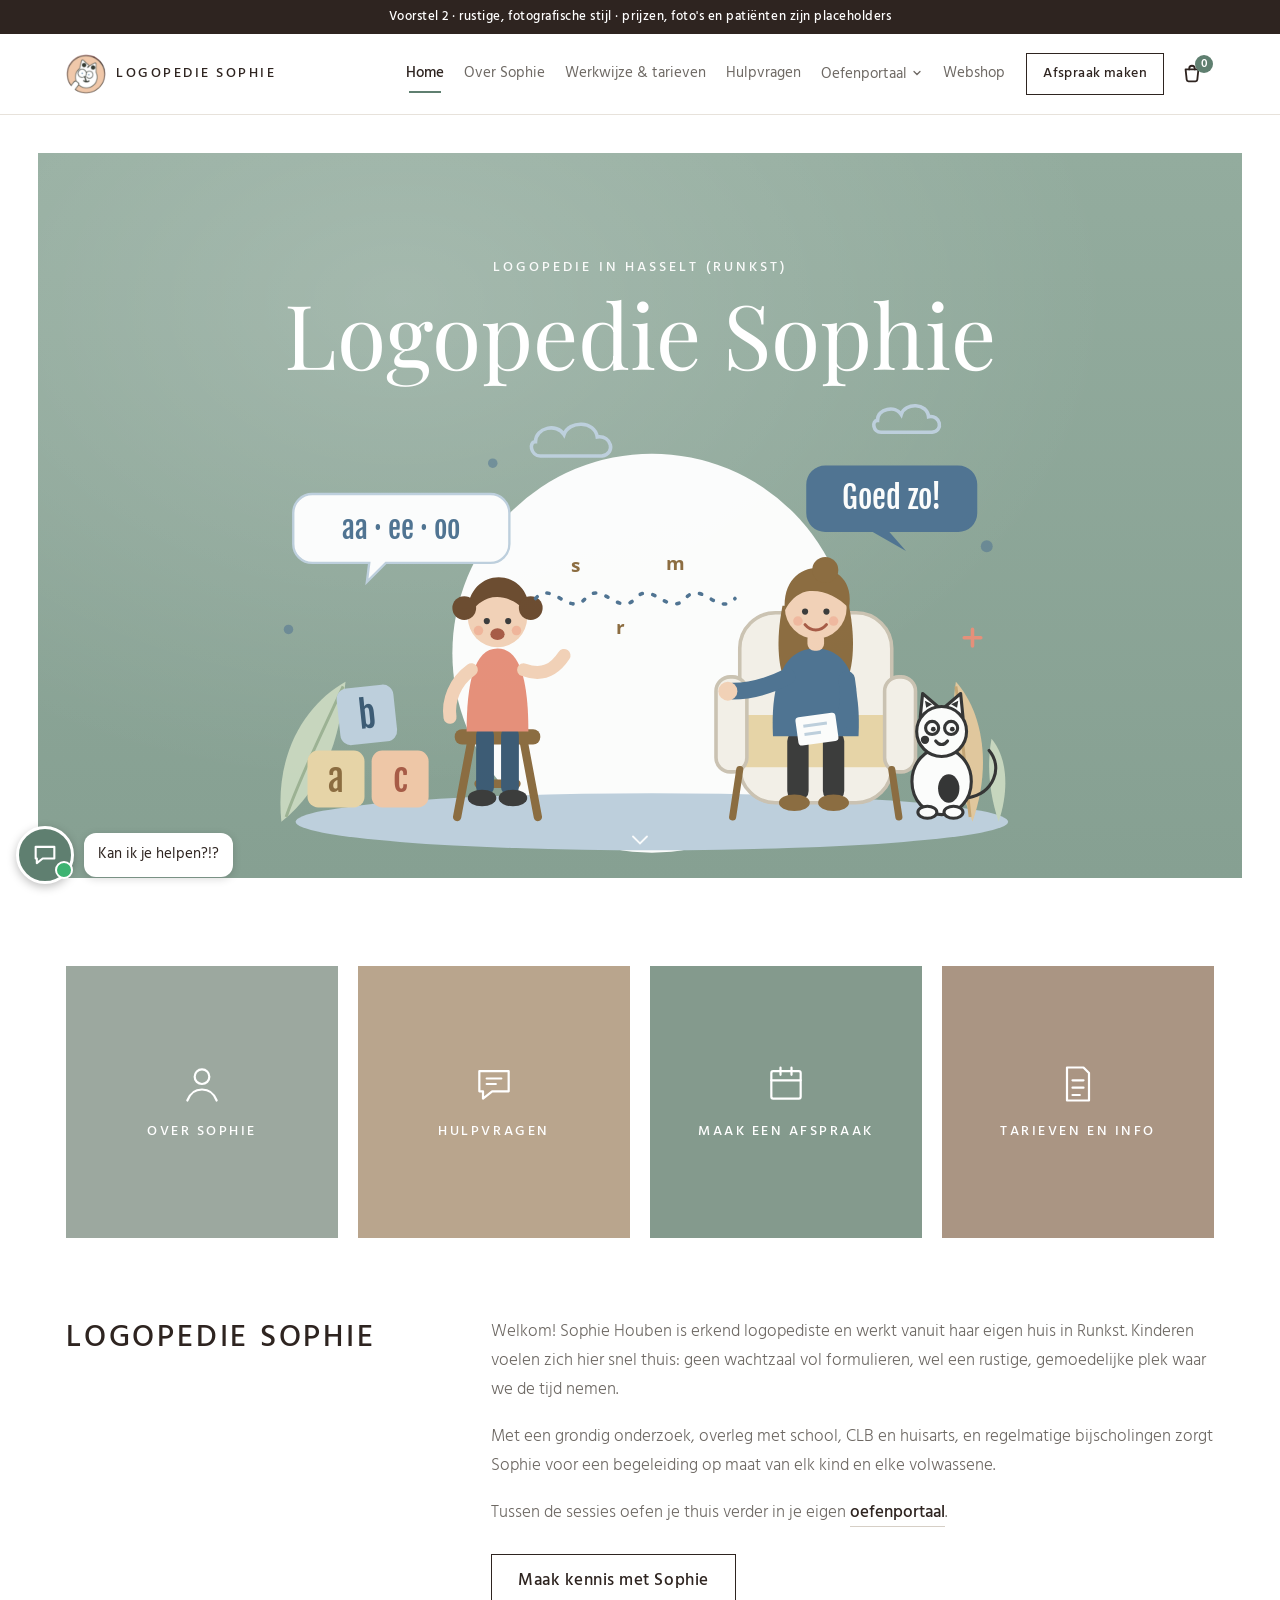
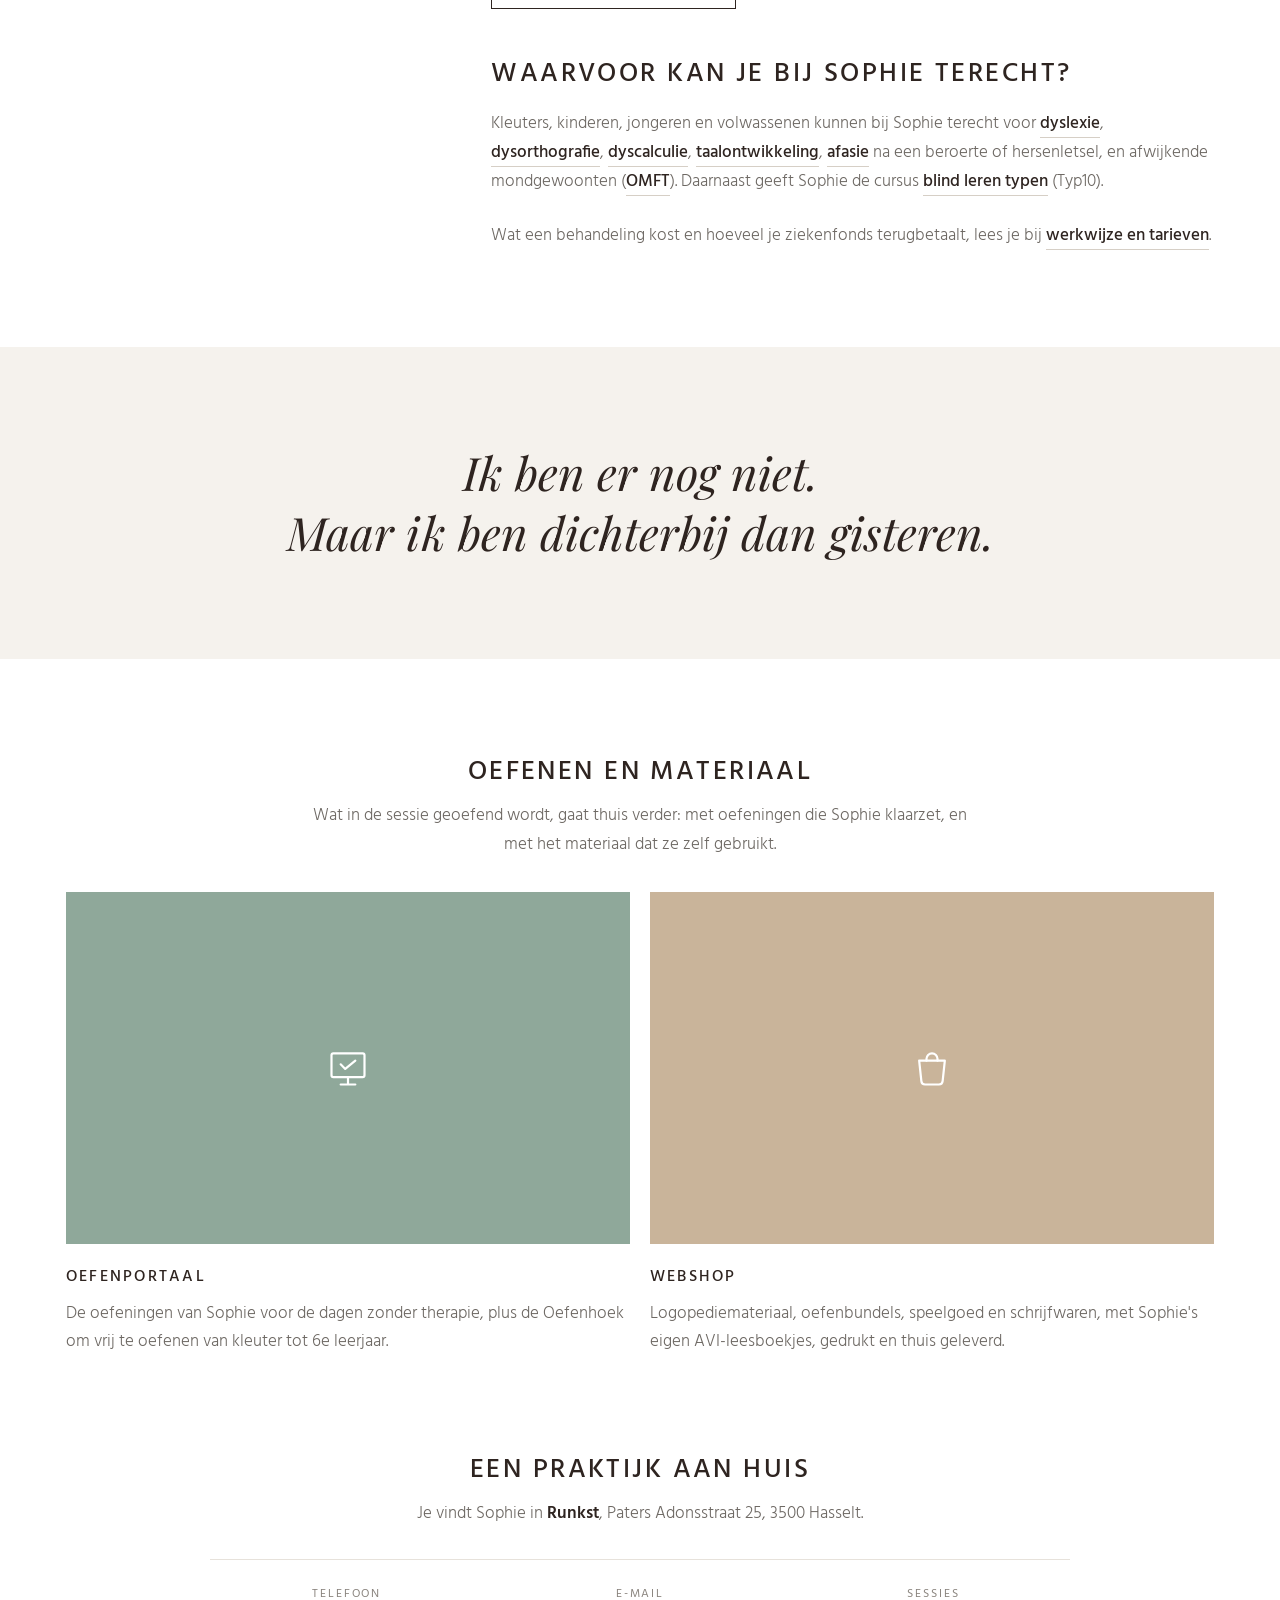
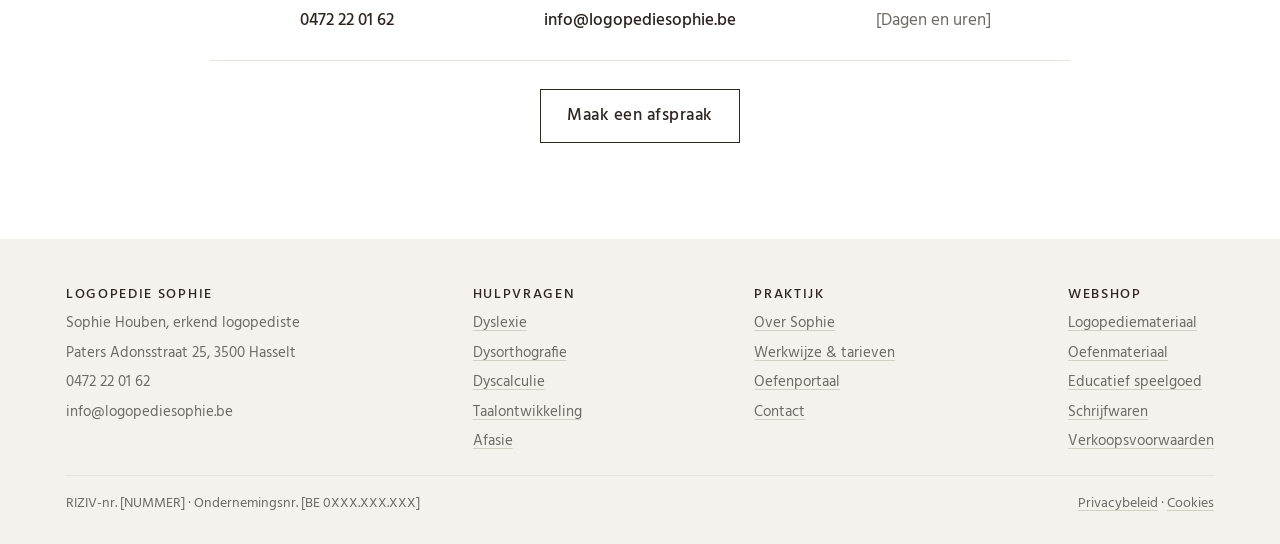
<file: voorstel-2/index.html>
<!doctype html><html><head><meta charset=utf8><meta name=viewport content="width=device-width,initial-scale=1,viewport-fit=cover"><style>:root{color-scheme:light;box-sizing:border-box;padding-top:env(safe-area-inset-top,0px);padding-bottom:env(safe-area-inset-bottom,0px)}html{scroll-padding-top:env(safe-area-inset-top,0px)}body{margin:0;padding:0;font:14px -apple-system,BlinkMacSystemFont,sans-serif;background:#fff;color:#000}img{max-width:100%}[hidden]:not([hidden=until-found i]){display:none!important}</style></head><body>
<title>Logopedie Sophie – voorstel 2</title><link rel="manifest" href="manifest.webmanifest"><link rel="apple-touch-icon" href="apple-touch-icon.png"><meta name="apple-mobile-web-app-capable" content="yes"><meta name="mobile-web-app-capable" content="yes"><meta name="apple-mobile-web-app-title" content="Logopedie Sophie"><meta name="apple-mobile-web-app-status-bar-style" content="default"><meta name="theme-color" content="#5F7F70">
<meta name="claude:viewport-fit-sides" content="cover">
<link rel="stylesheet" href="https://fonts.googleapis.com/css2?family=Open+Sans:wght@400;600;700;800&family=Fjalla+One&display=swap">
<style>
/* Layout: gecentreerde 1180px-kolom, kaarten op een zacht groen-grijze grond, donkere banden voor nadruk */
/* Layout: grote foto bovenaan zoals de huidige site, citaat met zandkleurige balk, bruine titels met staalblauwe lijn; bewust één lichte stijl */
:root{
  --bg:#FFFFFF; --surface:#F6F2EA; --ink:#333333; --muted:#545454; --soft:#686868;
  --accent:#4E7392; --accent-hover:#3B5A74; --on-accent:#FFFFFF; --accent-soft:#E7EEF4;
  --sun:#EAD6A8; --on-sun:#333333; --tan:#8C6C3F; --line:#E7E0D2; --field:#CDC4B3; --mist:#EFE8DA;
  --deep:#3A3A3A; --on-deep:#FFFFFF; --deep-muted:#D8D8D8; --deep-2:#474747; --deep-line:#5C5C5C;
  --t1:#EAD6A8; --t2:#BFD1DF; --t3:#F2C9A8; --t4:#C9D8C0; --t5:#DCD0E8; --t6:#E3C99E; --on-tile:#333333;
  --display:'Open Sans','Segoe UI',system-ui,sans-serif;
  --label:'Fjalla One','Arial Narrow','Segoe UI',sans-serif;
  --body:'Open Sans','Segoe UI',system-ui,sans-serif;
  color-scheme:light;
}
*{box-sizing:border-box}
[hidden]{display:none!important}
body{background:var(--bg);color:var(--ink);font-family:var(--body);font-size:16.5px;line-height:1.65}
a{color:var(--accent)} a:hover{color:var(--accent-hover)}
button,input,select,textarea{font:inherit;color:inherit}
:focus-visible{outline:3px solid var(--sun);outline-offset:2px;border-radius:6px}
.wrap{max-width:1180px;margin:0 auto;padding-left:max(16px,env(safe-area-inset-left,0px));padding-right:max(16px,env(safe-area-inset-right,0px))}
h1,h2,h3{font-family:var(--display);letter-spacing:-.02em;line-height:1.08;text-wrap:balance;margin:0}
h1{font-weight:800;letter-spacing:-.01em;font-size:clamp(32px,4.4vw,52px)}
h2{font-family:var(--label);font-weight:400;letter-spacing:0;color:var(--tan);font-size:clamp(28px,3.4vw,40px)}
.deep h2,.hoekhead h2,.oncolor h2{color:inherit}
h3{font-weight:700;font-size:22px}
p{margin:0}
.lead{font-size:19px;color:var(--muted);max-width:36em}
.muted{color:var(--muted)} .soft{color:var(--soft)}
.eyebrow{font-size:13px;font-weight:700;letter-spacing:.08em;text-transform:uppercase;color:var(--tan)}
.crumb{font-size:15px;color:var(--soft)}
.stack{display:flex;flex-direction:column;gap:16px}
.row{display:flex;flex-wrap:wrap;gap:16px}
.grid{display:grid;grid-template-columns:repeat(auto-fill,minmax(var(--min,240px),1fr));gap:16px}
.grow{flex:999 1 520px;min-width:0} .side{flex:1 1 320px;min-width:0}
.sec{padding-block:56px}
.band{background:var(--surface);border-block:1px solid var(--line)}
.deep{background:var(--deep);color:var(--on-deep)} .deep .muted{color:var(--deep-muted)}
.card{background:var(--surface);border-radius:18px;padding:22px;display:flex;flex-direction:column;gap:8px;min-width:0}
.band .card{background:var(--bg)}
a.card{text-decoration:none;color:var(--ink)}
a.card .more{color:var(--accent);font-weight:700;font-size:15px}
.btn{display:inline-flex;align-items:center;justify-content:center;gap:8px;min-height:46px;padding:12px 22px;border-radius:999px;font-weight:700;text-decoration:none;border:0;cursor:pointer;background:var(--accent);color:var(--on-accent)}
.btn:hover{background:var(--accent-hover);color:var(--on-accent)}
.btn.ghost{background:transparent;color:var(--ink);border:1.5px solid var(--ink)}
.btn.sun{background:var(--sun);color:var(--on-sun)}
.btn.small{min-height:38px;padding:8px 14px;font-size:14px}
.pill{border-radius:999px;padding:10px 16px;border:1.5px solid var(--field);background:var(--surface);cursor:pointer;font-weight:700;font-size:15px}
.pill[aria-pressed="true"],.pill[aria-selected="true"]{background:var(--ink);color:var(--bg);border-color:var(--ink)}
label.f{display:flex;flex-direction:column;gap:6px;font-weight:700;font-size:15px}
.field{padding:12px 14px;border:1.5px solid var(--field);border-radius:12px;background:var(--surface);font-weight:400;font-size:17px;width:100%}
.check{display:flex;gap:10px;font-size:14px;color:var(--muted);font-weight:400}
.check input{width:18px;height:18px;margin-top:2px;flex:0 0 auto}
.tick{display:flex;gap:10px;align-items:flex-start}
.tick svg{flex:0 0 auto;margin-top:3px}
.ph{background:var(--mist);color:var(--soft);display:flex;align-items:flex-end;justify-content:center;padding:20px;font-size:14px;border-radius:24px;max-width:100%}
.price{font-weight:700;font-variant-numeric:tabular-nums}
.num{font-variant-numeric:tabular-nums}
details.faq{background:var(--surface);border-radius:16px;padding:18px 22px}
.band details.faq{background:var(--bg)}
details.faq summary{cursor:pointer;list-style:none;display:flex;justify-content:space-between;gap:16px;font-weight:700;font-size:18px}
details.faq summary::-webkit-details-marker{display:none}
details.faq summary::after{content:"+";color:var(--accent);font-size:24px;line-height:1;transition:transform .2s}
details.faq[open] summary::after{transform:rotate(45deg)}
details.faq p{margin-top:12px;color:var(--muted)}
.steps{list-style:none;margin:0;padding:0;--min:220px}
.stepnum{width:40px;height:40px;border-radius:50%;background:var(--accent);color:var(--on-accent);display:flex;align-items:center;justify-content:center;font-weight:700;font-family:var(--display)}
.chip{display:inline-flex;text-decoration:none;color:var(--ink);background:var(--bg);border-radius:999px;padding:12px 18px;font-weight:700}
.chip.dark{background:var(--ink);color:var(--bg)}

/* Header */
.top{background:var(--deep);color:var(--deep-muted);font-size:14px}
.top .wrap{display:flex;flex-wrap:wrap;gap:6px 24px;justify-content:space-between;padding-block:7px}
header.site{background:var(--surface);border-bottom:1px solid var(--line);position:sticky;top:env(safe-area-inset-top,0px);z-index:20}
body::before{content:"";position:fixed;inset:0 0 auto;height:env(safe-area-inset-top,0px);z-index:30;background:var(--surface)}
header.site .wrap{display:flex;align-items:center;justify-content:space-between;gap:12px;padding-block:12px}
.logo{display:flex;align-items:center;gap:10px;text-decoration:none;color:var(--ink)}
.logo span{font-family:var(--label);font-size:23px;color:var(--tan)}
.logo img{width:48px;height:48px;border-radius:50%;display:block}
nav.main{display:flex;align-items:center;gap:2px;flex-wrap:wrap}
nav.main a.nl{text-decoration:none;color:var(--ink);padding:9px 11px;border-radius:999px;font-size:15.5px}
nav.main a.nl.on{background:var(--mist);color:var(--accent);font-weight:700}
.navgrp{position:relative}
.navgrp .sub{display:none;position:absolute;top:100%;left:0;min-width:210px;flex-direction:column;gap:2px;background:var(--surface);border:1px solid var(--line);border-radius:14px;padding:6px;box-shadow:0 8px 24px rgba(0,0,0,.12);z-index:25}
.navgrp:hover .sub,.navgrp:focus-within .sub{display:flex}
.navgrp .sub a.nl{border-radius:10px}
.navgrp .sub a.nl.on{background:none;color:var(--ink);font-weight:400}
.cart{position:relative;display:inline-flex;align-items:center;justify-content:center;width:44px;height:44px;border-radius:999px;color:var(--ink)}
.cart b{position:absolute;top:3px;right:1px;min-width:18px;height:18px;padding:0 4px;border-radius:999px;background:var(--sun);color:var(--on-sun);font-size:12px;display:flex;align-items:center;justify-content:center}
.menu-btn{display:none;width:44px;height:44px;border-radius:12px;border:1.5px solid var(--field);background:var(--surface);cursor:pointer;align-items:center;justify-content:center}
@media (max-width:1020px){
  .menu-btn{display:inline-flex}
  nav.main{display:none;position:absolute;left:0;right:0;top:100%;background:var(--surface);border-bottom:1px solid var(--line);flex-direction:column;align-items:stretch;padding:8px max(16px,env(safe-area-inset-right,0px)) 16px max(16px,env(safe-area-inset-left,0px))}
  nav.main.open{display:flex}
  nav.main a.nl{padding:12px}
  .navgrp .sub{display:flex;position:static;border:0;box-shadow:none;background:none;padding:0 0 0 16px;min-width:0}
  nav.main .btn{margin-top:8px}
}

/* Footer */
footer{background:var(--deep);color:var(--deep-muted);font-size:15px}
footer .cols{display:flex;flex-wrap:wrap;gap:28px 56px;justify-content:space-between;padding-block:44px 20px}
footer .col{display:flex;flex-direction:column;gap:4px}
footer strong{color:var(--on-deep)}
footer a{color:var(--deep-muted)}
footer .legal{border-top:1px solid var(--deep-line);padding-block:16px 28px;display:flex;flex-wrap:wrap;gap:8px 24px;justify-content:space-between;font-size:14px}

/* Hero */
.hero{display:flex;flex-wrap:wrap;gap:48px;align-items:center;padding-block:56px}
.hero .ph{aspect-ratio:4/5;width:100%}
.bubble{position:absolute;left:-12px;top:28px;max-width:250px;background:var(--sun);color:var(--on-sun);padding:16px 18px;border-radius:20px 20px 20px 4px;font-family:var(--display);font-weight:700;font-size:19px;line-height:1.25}
@media (max-width:600px){.bubble{left:8px;top:8px;font-size:16px;max-width:200px}}

/* Webshop */
.cat{display:flex;flex-direction:column;gap:6px;text-align:left;padding:14px;border-radius:16px;background:var(--surface);border:2px solid var(--surface);cursor:pointer}
.cat[aria-pressed="true"]{border-color:var(--accent)}
.cat i{width:28px;height:8px;border-radius:999px;display:block}
.prod{background:var(--surface);border-radius:18px;padding:14px;display:flex;flex-direction:column;gap:10px;min-width:0}
.tile{aspect-ratio:1/1;max-width:100%;border-radius:12px;padding:10px;display:flex;flex-direction:column;justify-content:space-between;color:var(--on-tile);text-decoration:none}
.tile .mk{font-family:var(--display);font-weight:800;font-size:30px;line-height:1;align-self:center}
.tag{align-self:flex-start;font-size:12px;font-weight:700;background:#FFFFFF;color:#1E2B2A;border-radius:999px;padding:3px 10px}
.opt{display:flex;justify-content:space-between;align-items:center;gap:16px;padding:14px 18px;border-radius:14px;background:var(--surface);border:2px solid var(--field);cursor:pointer;text-align:left;width:100%}
.opt[aria-pressed="true"]{border-color:var(--accent);background:var(--accent-soft)}
.opt .dot{width:18px;height:18px;border-radius:50%;border:2px solid var(--soft);flex:0 0 auto}
.opt[aria-pressed="true"] .dot{border:6px solid var(--accent)}
.line-item{background:var(--surface);border-radius:18px;padding:16px;display:flex;gap:16px;align-items:center}
.mini{width:60px;height:78px;border-radius:8px;flex:0 0 auto;display:flex;align-items:center;justify-content:center;font-family:var(--display);font-weight:800;color:var(--on-tile)}
.toast{position:fixed;left:50%;bottom:calc(20px + env(safe-area-inset-bottom,0px));transform:translateX(-50%);background:var(--ink);color:var(--bg);padding:12px 20px;border-radius:999px;font-weight:700;z-index:50;box-shadow:0 6px 20px rgba(0,0,0,.2)}

/* Portaal */
.pbar{background:var(--deep);color:var(--on-deep)}
.pbar .wrap{display:flex;flex-wrap:wrap;gap:10px 20px;align-items:center;justify-content:space-between;padding-block:10px}
.seg{display:flex;gap:4px;background:var(--deep-2);border-radius:999px;padding:4px}
.seg button{border:0;border-radius:999px;padding:8px 16px;font-weight:700;font-size:15px;cursor:pointer;background:transparent;color:var(--deep-muted)}
.seg button[aria-pressed="true"]{background:var(--on-deep);color:var(--deep)}
.days{background:var(--surface);border-radius:22px;padding:18px;display:grid;grid-template-columns:repeat(auto-fit,minmax(112px,1fr));gap:10px}
.day{border-radius:14px;padding:12px;display:flex;flex-direction:column;gap:2px}
.day.done{background:var(--accent-soft);color:var(--accent)} .day.session{background:var(--deep);color:var(--on-deep)}
.day.today{background:var(--accent);color:var(--on-accent)} .day.open{border:1.5px dashed var(--soft)} .day.rest{background:var(--bg);color:var(--soft)}
.task{background:var(--surface);border-radius:18px;padding:16px 18px;display:flex;flex-wrap:wrap;gap:16px;align-items:center;border:2px solid var(--surface)}
.task.ok{border-color:var(--t2)}
.badge{width:54px;height:54px;border-radius:14px;display:flex;align-items:center;justify-content:center;font-weight:700;font-size:15px;flex:0 0 auto;color:var(--on-tile)}
.bar{height:14px;background:var(--mist);border-radius:999px;overflow:hidden} .bar i{display:block;height:100%;background:var(--accent);border-radius:999px;transition:width .3s}
.note{background:var(--sun);color:var(--on-sun);border-radius:22px 22px 22px 6px;padding:22px;display:flex;flex-direction:column;gap:8px}
.hoekhead{background:var(--accent);color:var(--on-accent);border-radius:22px;padding:24px 28px;display:flex;flex-wrap:wrap;gap:16px;justify-content:space-between;align-items:center}
.lv{border:0;border-radius:999px;padding:8px 12px;font-weight:700;font-size:15px;cursor:pointer;background:rgba(255,255,255,.18);color:var(--on-accent)}
.lv[aria-pressed="true"]{background:var(--sun);color:var(--on-sun)}
.topic{text-align:left;cursor:pointer;border:0;background:var(--surface);border-radius:18px;padding:18px;display:flex;flex-direction:column;gap:10px}
.pt{display:flex;justify-content:space-between;align-items:center;gap:10px;padding:12px 14px;border-radius:14px;border:2px solid transparent;background:var(--bg);cursor:pointer;text-align:left;width:100%}
.pt[aria-pressed="true"]{border-color:var(--accent);background:var(--accent-soft)}
.libitem{display:flex;gap:10px;align-items:center;padding:10px 0;border-bottom:1px solid var(--line)}
.assigned{display:flex;flex-wrap:wrap;gap:12px;align-items:center;padding:12px 14px;border-radius:14px;background:var(--bg)}
.tabs2{display:grid;grid-template-columns:repeat(2,minmax(0,1fr));gap:6px;background:var(--accent-soft);border-radius:999px;padding:5px}
.tabs2 button{border:0;border-radius:999px;padding:10px 14px;font-weight:700;cursor:pointer;background:transparent;color:var(--muted)}
.tabs2 button[aria-selected="true"]{background:var(--surface);color:var(--accent);box-shadow:0 1px 3px rgba(0,0,0,.15)}
.preview-flag{background:var(--sun);color:var(--on-sun);font-size:13px;text-align:center;padding:6px 16px;font-weight:700}

.photo-hero{position:relative;height:clamp(220px,34vw,480px);background:var(--mist)}
.photo-hero .dots{position:absolute;left:50%;bottom:22px;transform:translateX(-50%);display:flex;gap:10px}
.photo-hero .dots i{width:12px;height:12px;border-radius:50%;background:#333;opacity:.75;display:block}
.photo-hero .dots i:first-child{background:var(--sun);opacity:1}
.quote{margin:0;border-left:6px solid var(--sun);padding:4px 0 4px clamp(18px,3vw,32px);font-family:var(--display);font-weight:800;color:#3A3A3A;font-size:clamp(28px,4.2vw,54px);line-height:1.25;letter-spacing:-.01em}
.katline{display:flex;align-items:flex-end;gap:16px}
.katline .rule{flex:1 1 auto;height:4px;background:var(--accent);border-radius:2px;margin-bottom:12px;min-width:40px}
.katline h2{white-space:nowrap;margin-bottom:22px;font-size:clamp(24px,2.6vw,34px)}
.katline img{width:clamp(110px,16vw,180px);height:auto;flex:0 0 auto}
.chatfab{border:0;background:none;padding:0;cursor:pointer;font:inherit;position:fixed;left:calc(16px + env(safe-area-inset-left,0px));bottom:calc(16px + env(safe-area-inset-bottom,0px));display:flex;align-items:center;gap:10px;text-decoration:none;z-index:40}
.chatfab span.c{width:58px;height:58px;border-radius:50%;background:var(--accent);border:3px solid #FFFFFF;box-shadow:0 3px 10px rgba(0,0,0,.25);display:flex;align-items:center;justify-content:center;position:relative}
.chatfab span.c::after{content:"";position:absolute;right:-2px;bottom:2px;width:14px;height:14px;border-radius:50%;background:#3CB371;border:2px solid #FFFFFF}
.chatfab span.t{background:#FFFFFF;color:var(--ink);padding:9px 14px;border-radius:12px;box-shadow:0 2px 8px rgba(0,0,0,.15);font-size:15px}
@media (max-width:600px){.chatfab span.t{display:none}}

.sr{position:absolute;width:1px;height:1px;overflow:hidden;clip:rect(0 0 0 0);white-space:nowrap}
.chatpanel{position:fixed;left:calc(16px + env(safe-area-inset-left,0px));bottom:calc(16px + env(safe-area-inset-bottom,0px));width:min(390px,calc(100vw - 32px - env(safe-area-inset-left,0px) - env(safe-area-inset-right,0px)));height:min(600px,calc(100vh - 110px));background:#FFFFFF;border-radius:20px;box-shadow:0 12px 40px rgba(0,0,0,.25);display:flex;flex-direction:column;overflow:hidden;z-index:45}
.chatpanel[hidden]{display:none}
.chathead{background:var(--accent);color:#FFFFFF;padding:12px 14px;display:flex;align-items:center;gap:10px}
.chathead img{border-radius:50%;background:#FFFFFF;flex:0 0 auto}
.chatx{width:40px;height:40px;border:0;border-radius:10px;background:rgba(255,255,255,.15);color:#FFFFFF;cursor:pointer;display:flex;align-items:center;justify-content:center;flex:0 0 auto}
.chatlog{flex:1 1 auto;overflow-y:auto;padding:14px;display:flex;flex-direction:column;gap:10px;background:var(--surface)}
.msg{max-width:85%;padding:10px 13px;border-radius:16px;font-size:15px;line-height:1.5;white-space:pre-wrap;overflow-wrap:anywhere}
.msg.bot{align-self:flex-start;background:#FFFFFF;border:1px solid var(--line);border-bottom-left-radius:4px}
.msg.me{align-self:flex-end;background:var(--accent);color:#FFFFFF;border-bottom-right-radius:4px}
.msg.err{align-self:flex-start;background:#FBEAE5;color:#7A2E1C}
.msg.wait{color:var(--soft);font-style:italic}
.chatsugg{display:flex;flex-wrap:wrap;gap:6px;padding:8px 12px 0;background:var(--surface)}
.chatsugg .pill{font-size:13px;padding:7px 11px;font-weight:600}
.chatform{display:flex;gap:8px;align-items:flex-end;padding:10px 12px;border-top:1px solid var(--line);background:#FFFFFF}
.chatform textarea{flex:1 1 auto;resize:none;border:1.5px solid var(--field);border-radius:14px;padding:10px 12px;font-size:15px;max-height:120px;min-width:0}
.chatform .btn{width:44px;height:44px;padding:0;flex:0 0 auto}
.sumcard{align-self:stretch;background:#FFFFFF;border:1.5px solid var(--sun);border-radius:14px;padding:12px 14px;font-size:14px;display:grid;grid-template-columns:auto minmax(0,1fr);gap:4px 12px}
.sumcard b{color:var(--soft);font-weight:600}
.sumcard span{overflow-wrap:anywhere}
.mailprev{align-self:stretch;background:#FFFFFF;border:1px dashed var(--field);border-radius:12px;padding:10px 12px;font-family:ui-monospace,Menlo,Consolas,monospace;font-size:12.5px;white-space:pre-wrap;color:var(--muted);overflow-wrap:anywhere}
.chatfoot{font-size:12px;color:var(--soft);padding:0 14px 10px;background:#FFFFFF;margin:0}

.banner{position:relative;overflow:hidden;background-color:#E7EEF4;background-image:radial-gradient(rgba(78,115,146,.13) 1.6px,transparent 1.7px);background-size:22px 22px}
.banner .wrap{position:relative;display:flex;flex-wrap:wrap;align-items:center;gap:8px 32px;padding-block:44px 64px}
.banner .btxt{flex:1 1 380px;min-width:0;display:flex;flex-direction:column;gap:16px;position:relative;z-index:1}
.banner .bart{flex:1.25 1 420px;min-width:0;position:relative;z-index:1}
.banner .bart svg{width:100%;height:auto;display:block}
.banner h1{font-family:var(--label);font-weight:400;letter-spacing:0;color:#3A3A3A;font-size:clamp(36px,5vw,64px);line-height:1.02}
.banner h1 em{font-style:normal;color:var(--accent);position:relative;white-space:nowrap}
.banner h1 em::after{content:"";position:absolute;left:0;right:0;bottom:.02em;height:.16em;background:var(--sun);z-index:-1;border-radius:4px}
.banner .tagline{font-size:18px;color:var(--muted);max-width:30em}
.banner .sticker{align-self:flex-start;display:inline-flex;align-items:center;gap:8px;background:#FFFFFF;border-radius:999px;padding:6px 14px 6px 6px;font-size:14px;font-weight:700;color:var(--tan);box-shadow:0 2px 8px rgba(0,0,0,.08);transform:rotate(-2deg)}
.banner .sticker img{width:30px;height:30px;border-radius:50%}
.banner .corner{position:absolute;pointer-events:none}
.banner .wave{position:absolute;left:0;right:0;bottom:-1px;width:100%;height:40px;display:block}
@media (prefers-reduced-motion:no-preference){
  .bob{animation:bob 3.2s ease-in-out infinite;transform-box:fill-box;transform-origin:center}
  .bob2{animation:bob 3.8s ease-in-out .6s infinite;transform-box:fill-box;transform-origin:center}
  .tailwag{animation:wag 1.6s ease-in-out infinite;transform-box:fill-box;transform-origin:0% 100%}
  @keyframes bob{0%,100%{transform:translateY(0)}50%{transform:translateY(-6px)}}
  @keyframes wag{0%,100%{transform:rotate(0)}50%{transform:rotate(-12deg)}}
}

.rolebadge{font-size:12px;font-weight:700;letter-spacing:.04em;text-transform:uppercase;background:var(--sun);color:var(--on-sun);border-radius:999px;padding:3px 10px}
.utable{width:100%;border-collapse:collapse;font-size:14.5px}
.utable th{text-align:left;font-weight:700;color:var(--soft);font-size:13px;padding:8px 10px;border-bottom:1.5px solid var(--line);white-space:nowrap}
.utable td{padding:10px;border-bottom:1px solid var(--line);vertical-align:middle}
.utable select{padding:6px 8px;font-size:14px;width:auto}
.matrix td:not(:first-child),.matrix th:not(:first-child){text-align:center}
.yes{color:var(--accent);font-weight:800}.no{color:var(--field)}
.stat{display:inline-block;font-size:12px;font-weight:700;border-radius:999px;padding:3px 10px}
.stat.on{background:#E4EFE1;color:#2F6B3A}.stat.off{background:#F6E2DC;color:#A0402A}
@media (prefers-reduced-motion:reduce){*{transition:none!important;scroll-behavior:auto!important}}
</style>
<link rel="stylesheet" href="https://fonts.googleapis.com/css2?family=Playfair+Display:ital,wght@0,400;0,500;1,400&family=Hind:wght@300;400;500;600&display=swap">
<style>
/* ===== Voorstel 2: rustig, wit en fotografisch; klassieke schreefletter, kleine hoofdletters, dunne lijnen ===== */
:root{
  --bg:#FFFFFF; --surface:#F5F2ED; --ink:#2E2420; --muted:#6E6964; --soft:#8A847E;
  --accent:#5F7F70; --accent-hover:#4A6659; --on-accent:#FFFFFF; --accent-soft:#E7EEEA;
  --sun:#E6D8C3; --on-sun:#2E2420; --tan:#2E2420; --line:#E7E2DB; --field:#D6CFC6; --mist:#EEEAE4;
  --deep:#2E2420; --on-deep:#FFFFFF; --deep-muted:#D9D3CC; --deep-2:#3E332E; --deep-line:#4A3F39;
  --t1:#E6D8C3; --t2:#C7D5CC; --t3:#E3CBB8; --t4:#D3DCCB; --t5:#DDD6E3; --t6:#D9C7AE;
  --display:'Playfair Display',Georgia,serif;
  --label:'Hind','Segoe UI',system-ui,sans-serif;
  --body:'Hind','Segoe UI',system-ui,sans-serif;
}
body{font-weight:400;color:var(--muted);font-size:17px;line-height:1.7}
strong,b{color:var(--ink);font-weight:600}
a{color:var(--ink);text-decoration-color:var(--field);text-underline-offset:3px}
a:hover{color:var(--accent)}
h1{font-family:var(--display);font-weight:400;letter-spacing:0;color:var(--ink)}
h2{font-family:var(--label);font-weight:500;text-transform:uppercase;letter-spacing:.09em;color:var(--ink);font-size:clamp(21px,2.2vw,27px);line-height:1.3}
h3{font-family:var(--label);font-weight:600;letter-spacing:.01em;color:var(--ink)}
.eyebrow{color:var(--accent);font-weight:500;letter-spacing:.16em}
.lead{color:var(--muted);font-weight:300;font-size:19px}
.preview-flag{background:var(--ink);color:#fff;font-weight:500;letter-spacing:.04em}
.top{display:none}
:focus-visible{outline-color:var(--accent)}

/* Knoppen: dunne omlijning, recht */
.btn{border-radius:0;background:transparent;color:var(--ink);border:1.5px solid var(--ink);font-weight:500;letter-spacing:.03em;min-height:48px;padding:12px 26px}
.btn:hover{background:var(--ink);color:#fff}
.btn.ghost{border-color:var(--field)}
.btn.sun{background:var(--accent);border-color:var(--accent);color:#fff}
.btn.small{min-height:38px;padding:8px 16px}
.pill,.cat,.opt,.chip,.lv,.seg,.seg button,.tabs2,.tabs2 button,.field,.card,.prod,.tile,.task,.badge,.days,.day,.note,.hoekhead,.topic,.pt,.assigned,.line-item,.mini,details.faq,.ph,.bar,.bar i,.stat,.rolebadge,.tag,.toast{border-radius:2px!important}
.pill[aria-pressed="true"],.pill[aria-selected="true"]{background:var(--ink);border-color:var(--ink)}
.card{background:var(--surface)}
.band{background:var(--surface);border:0}

/* Kop: wit en licht */
header.site{background:#fff;border-bottom:1px solid var(--line)}
body::before{background:#fff}
header.site .wrap{padding-block:18px}
.logo img{width:40px;height:40px}
.logo span{white-space:nowrap;font-family:var(--label);font-weight:500;font-size:14px;letter-spacing:.18em;text-transform:uppercase;color:var(--ink)}
nav.main a.nl{border-radius:0;font-size:15px;color:var(--muted);padding:8px 12px;position:relative}
nav.main a.nl:hover{color:var(--ink)}
nav.main a.nl.on{background:none;color:var(--ink);font-weight:500}
nav.main a.nl.on::after{content:"";position:absolute;left:12px;right:12px;bottom:2px;height:1.5px;background:var(--accent)}
.navgrp .sub{background:#fff;border-radius:2px}
nav.main .btn{margin-left:10px!important;white-space:nowrap}
@media (min-width:1021px){nav.main{flex-wrap:nowrap}nav.main a.nl{padding:8px 9px;white-space:nowrap}}
.cart b{background:var(--accent);color:#fff}
.menu-btn{border-radius:2px;background:#fff}
@media (max-width:1020px){nav.main{background:#fff}}

/* Voet: licht */
footer{background:var(--surface);color:var(--muted)}
footer strong{color:var(--ink);font-family:var(--label)!important;font-weight:500;letter-spacing:.12em;text-transform:uppercase;font-size:14px!important}
footer a{color:var(--muted)}
footer .legal{border-top:1px solid var(--line)}

/* Startpagina */
.v2-hero{padding:clamp(12px,3vw,40px) clamp(12px,3vw,40px) 0}
.v2-frame{position:relative;max-width:1360px;margin:0 auto;min-height:clamp(420px,52vw,640px);background:#8FA89A;background-image:radial-gradient(ellipse at 30% 20%,rgba(255,255,255,.18),transparent 60%),linear-gradient(180deg,#93AC9E 0%,#86A092 100%);overflow:hidden;display:flex;flex-direction:column;align-items:center}
.v2-htxt{position:relative;z-index:2;text-align:center;color:#fff;padding:clamp(56px,8vw,110px) 20px 0}
.v2-over{text-transform:uppercase;letter-spacing:.22em;font-size:14px;font-weight:500;margin:0 0 6px;opacity:.95}
.v2-htxt h1{color:#fff;font-size:clamp(44px,7vw,92px);line-height:1.05}
.v2-art{position:relative;z-index:1;width:min(760px,92%);margin-top:auto;opacity:.97}
.v2-art svg{width:100%;height:auto;display:block}
.v2-down{position:absolute;left:50%;bottom:14px;transform:translateX(-50%);z-index:3;opacity:.9}
.v2-tiles{display:grid;grid-template-columns:repeat(4,minmax(0,1fr));gap:20px;padding-block:clamp(48px,7vw,88px) 0}
@media (max-width:760px){.v2-tiles{grid-template-columns:repeat(2,minmax(0,1fr));gap:12px}}
.v2-tile{position:relative;aspect-ratio:1/1;background:var(--c);display:flex;flex-direction:column;align-items:center;justify-content:center;gap:14px;text-decoration:none;color:#fff;overflow:hidden}
.v2-tile::before{content:"";position:absolute;inset:0;background:rgba(46,36,32,.10);transition:background .25s}
.v2-tile:hover::before{background:rgba(46,36,32,.28)}
.v2-tile svg,.v2-tile span{position:relative}
.v2-tile span{text-transform:uppercase;letter-spacing:.18em;font-size:14px;font-weight:500;text-align:center;padding:0 10px}
.v2-tile:hover{color:#fff}
.v2-two{display:grid;grid-template-columns:minmax(0,1fr) minmax(0,2fr);gap:clamp(24px,5vw,72px);padding-block:clamp(48px,7vw,80px) 0}
.v2-two + .v2-two{padding-top:clamp(32px,4vw,48px)}
@media (max-width:760px){.v2-two{grid-template-columns:1fr}.v2-h-empty{display:none}}
.v2-two > h2{font-size:clamp(24px,2.6vw,31px)}
.v2-body{display:flex;flex-direction:column;gap:18px;font-weight:300}
.v2-body a:not(.btn){color:var(--ink);font-weight:500;text-decoration:none;border-bottom:1px solid var(--field)}
.v2-body a:not(.btn):hover{border-color:var(--accent)}
.v2-body p:last-child{margin-top:8px}
.v2-quote{background:var(--surface);margin-top:clamp(56px,8vw,96px);padding-block:clamp(56px,8vw,96px)}
.v2-quote blockquote{margin:0 auto;max-width:860px;text-align:center;font-family:var(--display);font-style:italic;font-weight:400;font-size:clamp(28px,3.8vw,46px);line-height:1.3;color:var(--ink)}
.v2-center{text-align:center;padding-top:clamp(56px,8vw,96px);display:flex;flex-direction:column;align-items:center;gap:12px}
.v2-center p{max-width:40em;font-weight:300}
.v2-pair{display:grid;grid-template-columns:1fr 1fr;gap:20px;padding-top:32px}
@media (max-width:760px){.v2-pair{grid-template-columns:1fr}}
.v2-panel{display:flex;flex-direction:column;gap:8px;text-decoration:none;color:var(--muted)}
.v2-ph{aspect-ratio:16/10;background:var(--c);display:flex;align-items:center;justify-content:center;margin-bottom:12px;transition:filter .25s}
.v2-panel:hover .v2-ph{filter:brightness(.9)}
.v2-panel strong{text-transform:uppercase;letter-spacing:.14em;font-weight:500;font-size:16px}
.v2-panel span:last-child{font-weight:300}
.v2-contact{padding-bottom:clamp(56px,8vw,96px)}
.v2-cgrid{display:grid;grid-template-columns:repeat(3,minmax(0,1fr));gap:20px;width:100%;max-width:860px;margin:18px 0 16px;border-block:1px solid var(--line);padding-block:24px}
@media (max-width:640px){.v2-cgrid{grid-template-columns:1fr}}
.v2-cgrid div{display:flex;flex-direction:column;gap:2px}
.v2-cgrid a{text-decoration:none;color:var(--ink);font-weight:500}
.v2-lab{text-transform:uppercase;letter-spacing:.16em;font-size:12px;color:var(--soft)}

/* Andere pagina's: rustiger */
section[data-page] [style*="border-radius:2"],section[data-page] [style*="border-radius:1"]{border-radius:2px!important}
.quote{border-left-color:var(--accent);font-family:var(--display);font-weight:400;font-style:italic}
.stepnum{background:transparent;color:var(--ink);border:1.5px solid var(--ink);font-family:var(--display)}
details.faq summary{font-weight:500}
details.faq summary::after{color:var(--accent)}
.banner{background-color:#8FA89A}
.chatfab span.c{background:var(--accent)}
.chathead{background:var(--accent)}
.msg.me{background:var(--accent)}
.katline .rule{background:var(--accent)}
.hoekhead{background:var(--accent)}
.day.today{background:var(--accent)}
.bar i{background:var(--accent)}
</style>


<div class="preview-flag">Voorstel 2 · rustige, fotografische stijl · prijzen, foto's en patiënten zijn placeholders</div>

<div class="top"><div class="wrap"><span>Paters Adonsstraat 25, 3500 Hasselt (Runkst)</span><span class="row" style="gap:6px 20px"><span class="num">0472 22 01 62</span><span>info@logopediesophie.be</span></span></div></div>

<header class="site" id="siteHeader">
  <div class="wrap" style="position:relative">
    <a class="logo" href="#home" data-go="home">
      <img src="[data-uri]" alt="">
      <span>Logopedie Sophie</span>
    </a>
    <div class="row" style="gap:6px;align-items:center;flex-wrap:nowrap">
      <nav class="main" id="mainNav" aria-label="Hoofdmenu">
        <a class="nl" href="#home" data-go="home">Home</a>
        <a class="nl" href="#over" data-go="over">Over Sophie</a>
        <a class="nl" href="#werkwijze" data-go="werkwijze">Werkwijze &amp; tarieven</a>
        <a class="nl" href="#hulpvragen" data-go="hulpvragen">Hulpvragen</a>
        <div class="navgrp">
          <a class="nl" href="#ouders" data-go="ouders" aria-haspopup="true">Oefenportaal <svg width="12" height="12" viewBox="0 0 24 24" fill="none" stroke="currentColor" stroke-width="2.6" stroke-linecap="round" aria-hidden="true" style="vertical-align:-1px"><path d="M6 9l6 6 6-6"/></svg></a>
          <div class="sub" aria-label="Oefenportaal">
            <a class="nl" href="#login" data-go="login">Inloggen</a>
            <a class="nl" href="#login" data-go="login" data-reg="1">Account aanmaken</a>
          </div>
        </div>
        <a class="nl" href="#webshop" data-go="webshop">Webshop</a>
        <a class="btn small" href="#contact" data-go="contact" style="margin-left:6px">Afspraak maken</a>
      </nav>
      <a class="cart" href="#winkelmand" data-go="winkelmand" aria-label="Winkelmand">
        <svg width="22" height="22" viewBox="0 0 24 24" fill="none" stroke="currentColor" stroke-width="2" stroke-linecap="round" stroke-linejoin="round" aria-hidden="true"><path d="M5 7h14l-1.2 11.2a2 2 0 0 1-2 1.8H8.2a2 2 0 0 1-2-1.8z"/><path d="M9 7V6a3 3 0 0 1 6 0v1"/></svg>
        <b id="cartCount">0</b>
      </a>
      <button class="menu-btn" id="menuBtn" type="button" aria-label="Menu openen" aria-expanded="false" aria-controls="mainNav">
        <svg width="22" height="22" viewBox="0 0 24 24" fill="none" stroke="currentColor" stroke-width="2.2" stroke-linecap="round" aria-hidden="true"><path d="M4 7h16M4 12h16M4 17h16"/></svg>
      </button>
    </div>
  </div>
</header>

<main id="pages">

<!-- HOME -->
<section data-page="home">
  <div class="v2-hero">
    <div class="v2-frame">
      <div class="v2-htxt">
        <p class="v2-over">Logopedie in Hasselt (Runkst)</p>
        <h1>Logopedie Sophie</h1>
      </div>
      <div class="v2-art"><svg viewBox="0 0 640 420" role="img" aria-label="Getekende logopediste in een zetel oefent klanken met een meisje op een krukje, met letterblokken, spraakballonnen en een kat">
          <!-- wolkjes en decor -->
          <g fill="none" stroke="#BFD1DF" stroke-width="3" stroke-linecap="round">
            <path d="M232 52c0-12 18-16 24-6 4-12 26-12 28 2 12-2 16 14 4 16h-52c-8 0-10-12-4-12z"/>
            <path d="M520 34c0-10 15-13 20-5 3-10 22-10 23 2 10-2 13 12 3 13h-43c-7 0-8-10-3-10z"/>
          </g>
          <g fill="#4E7392" opacity=".55"><circle cx="196" cy="70" r="4"/><circle cx="612" cy="140" r="5"/><circle cx="24" cy="210" r="4"/></g>
          <g stroke="#E8907A" stroke-width="3" stroke-linecap="round"><path d="M600 210v14M593 217h14"/><path d="M300 110v12M294 116h12"/></g>
          <!-- achtergrondcirkel en vloer -->
          <circle cx="330" cy="230" r="168" fill="#FFFFFF"/>
          <ellipse cx="330" cy="372" rx="300" ry="24" fill="#BFD1DF"/>
          <!-- bladeren -->
          <g>
            <path d="M18 372c-6-60 22-100 54-118-4 40-14 86-54 118z" fill="#C9D8C0"/><path d="M22 368c10-30 28-66 48-110" stroke="#9DB394" stroke-width="2.5" fill="none"/>
            <path d="M600 372c18-52 6-96-14-118-6 38 0 82 14 118z" fill="#E3C99E"/><path d="M598 368c-4-34-6-70-12-110" stroke="#C7A774" stroke-width="2.5" fill="none"/>
            <path d="M622 372c10-30 6-56-6-70-4 22-2 46 6 70z" fill="#C9D8C0"/>
          </g>
          <!-- letterblokken -->
          <g font-family="'Fjalla One','Arial Narrow',sans-serif" font-size="30" text-anchor="middle">
            <rect x="40" y="312" width="48" height="48" rx="9" fill="#EAD6A8"/><text x="64" y="347" fill="#8C6C3F">a</text>
            <rect x="94" y="312" width="48" height="48" rx="9" fill="#F2C9A8"/><text x="118" y="347" fill="#A85A45">c</text>
            <g class="bob2"><rect x="66" y="258" width="48" height="48" rx="9" fill="#BFD1DF" transform="rotate(-6 90 282)"/><text x="90" y="293" fill="#3B5A74" transform="rotate(-6 90 282)">b</text></g>
          </g>
          <!-- krukje -->
          <g stroke="#8C6C3F" stroke-width="7" stroke-linecap="round"><path d="M178 304l-12 64M222 304l12 64M184 340h32"/></g>
          <rect x="164" y="294" width="72" height="13" rx="6" fill="#8C6C3F"/>
          <!-- meisje -->
          <g>
            <rect x="182" y="292" width="15" height="58" rx="7" fill="#3B5A74"/><rect x="203" y="292" width="15" height="58" rx="7" fill="#3B5A74"/>
            <ellipse cx="187" cy="352" rx="12" ry="7" fill="#3A3A3A"/><ellipse cx="213" cy="352" rx="12" ry="7" fill="#3A3A3A"/>
            <path d="M174 296c0-40 6-70 26-70s26 30 26 70z" fill="#E8907A"/>
            <path d="M178 244c-14 10-20 26-18 40" stroke="#F5D3B8" stroke-width="11" stroke-linecap="round" fill="none"/>
            <path d="M222 244c16 6 26 0 34-12" stroke="#F5D3B8" stroke-width="11" stroke-linecap="round" fill="none"/>
            <circle cx="200" cy="200" r="25" fill="#F5D3B8"/>
            <path d="M175 200c-2-22 12-34 26-34s28 12 25 32c-8-12-22-18-34-14-8 3-12 8-17 16z" fill="#6B4A2E"/>
            <circle cx="172" cy="192" r="10" fill="#6B4A2E"/><circle cx="228" cy="192" r="10" fill="#6B4A2E"/>
            <circle cx="191" cy="203" r="2.6" fill="#3A3A3A"/><circle cx="209" cy="203" r="2.6" fill="#3A3A3A"/>
            <ellipse cx="200" cy="214" rx="6" ry="5" fill="#A85A45"/>
            <circle cx="184" cy="211" r="4" fill="#F2A98F" opacity=".7"/><circle cx="216" cy="211" r="4" fill="#F2A98F" opacity=".7"/>
          </g>
          <!-- ballon meisje -->
          <g class="bob">
            <path d="M44 96h150a16 16 0 0 1 16 16v26a16 16 0 0 1-16 16h-88l-16 16 2-16h-48a16 16 0 0 1-16-16v-26a16 16 0 0 1 16-16z" fill="#FFFFFF" stroke="#BFD1DF" stroke-width="2"/>
            <text x="119" y="134" text-anchor="middle" font-family="'Fjalla One','Arial Narrow',sans-serif" font-size="24" fill="#4E7392">aa · ee · oo</text>
          </g>
          <!-- klankgolf -->
          <path d="M232 184c14-16 28 16 42 0s28 16 42 0 28 16 42 0 28 16 42 0" fill="none" stroke="#4E7392" stroke-width="3" stroke-linecap="round" stroke-dasharray="2 9"/>
          <g font-family="'Open Sans',sans-serif" font-weight="700" font-size="16" fill="#8C6C3F"><text x="262" y="162">s</text><text x="300" y="214">r</text><text x="342" y="160">m</text></g>
          <!-- zetel -->
          <rect x="404" y="196" width="128" height="160" rx="30" fill="#F6F2EA" stroke="#CDC4B3" stroke-width="3"/>
          <rect x="392" y="282" width="152" height="44" rx="16" fill="#EAD6A8"/>
          <rect x="384" y="250" width="26" height="80" rx="12" fill="#F6F2EA" stroke="#CDC4B3" stroke-width="3"/>
          <rect x="526" y="250" width="26" height="80" rx="12" fill="#F6F2EA" stroke="#CDC4B3" stroke-width="3"/>
          <g stroke="#8C6C3F" stroke-width="6" stroke-linecap="round"><path d="M404 328l-6 40M532 328l6 40"/></g>
          <!-- Sophie -->
          <g>
            <path d="M440 190c-6 30-4 58 6 70h44c10-12 12-40 6-70z" fill="#8C6C3F"/>
            <rect x="444" y="296" width="18" height="58" rx="8" fill="#3A3A3A"/><rect x="474" y="296" width="18" height="58" rx="8" fill="#3A3A3A"/>
            <ellipse cx="450" cy="356" rx="13" ry="7" fill="#8C6C3F"/><ellipse cx="483" cy="356" rx="13" ry="7" fill="#8C6C3F"/>
            <path d="M432 300c-2-40 6-74 36-74s38 34 36 74z" fill="#4E7392"/>
            <path d="M444 250c-16 8-32 12-46 12" stroke="#4E7392" stroke-width="14" stroke-linecap="round" fill="none"/>
            <circle cx="394" cy="262" r="8" fill="#F5D3B8"/>
            <path d="M494 252c4 22 0 36-14 42" stroke="#4E7392" stroke-width="14" stroke-linecap="round" fill="none"/>
            <rect x="452" y="282" width="34" height="24" rx="3" fill="#FFFFFF" transform="rotate(-8 469 294)"/>
            <path d="M458 290h20M458 297h14" stroke="#BFD1DF" stroke-width="2.5" transform="rotate(-8 469 294)"/>
            <rect x="461" y="212" width="14" height="16" rx="6" fill="#F5D3B8"/>
            <circle cx="468" cy="192" r="26" fill="#F5D3B8"/>
            <path d="M442 194c-2-24 12-36 28-36 16 0 30 12 26 34-10-10-22-16-36-14-8 2-14 8-18 16z" fill="#8C6C3F"/>
            <circle cx="476" cy="160" r="11" fill="#8C6C3F"/>
            <circle cx="459" cy="195" r="2.6" fill="#3A3A3A"/><circle cx="477" cy="195" r="2.6" fill="#3A3A3A"/>
            <path d="M459 206c5 6 13 6 18 0" stroke="#A85A45" stroke-width="2.6" stroke-linecap="round" fill="none"/>
            <circle cx="453" cy="203" r="4" fill="#F2A98F" opacity=".6"/><circle cx="483" cy="203" r="4" fill="#F2A98F" opacity=".6"/>
          </g>
          <!-- ballon Sophie -->
          <g class="bob2">
            <path d="M476 72h112a16 16 0 0 1 16 16v24a16 16 0 0 1-16 16h-58l14 16-28-16h-40a16 16 0 0 1-16-16v-24a16 16 0 0 1 16-16z" fill="#4E7392"/>
            <text x="532" y="109" text-anchor="middle" font-family="'Fjalla One','Arial Narrow',sans-serif" font-size="26" fill="#FFFFFF">Goed zo!</text>
          </g>
          <!-- kat -->
          <g stroke="#333333" stroke-width="2.6" stroke-linejoin="round">
            <path class="tailwag" d="M596 352c22-4 30-26 18-40" fill="none" stroke-linecap="round"/>
            <ellipse cx="574" cy="338" rx="25" ry="28" fill="#FFFFFF"/>
            <ellipse cx="580" cy="344" rx="9" ry="12" fill="#333333" stroke="none"/>
            <path d="M556 284l2-20 14 12zM592 284l-2-20-14 12z" fill="#FFFFFF"/>
            <path d="M560 270l1 6 5-3zM588 270l-1 6-5-3z" fill="#333333" stroke="none"/>
            <circle cx="574" cy="296" r="21" fill="#FFFFFF"/>
            <circle cx="566" cy="293" r="5.5" fill="#FFFFFF"/><circle cx="582" cy="293" r="5.5" fill="#FFFFFF"/>
            <circle cx="567" cy="294" r="2" fill="#333333" stroke="none"/><circle cx="583" cy="294" r="2" fill="#333333" stroke="none"/>
            <path d="M569 304c3 4 7 4 10 0" fill="none" stroke-linecap="round"/>
            <circle cx="560" cy="303" r="3.5" fill="#333333" stroke="none"/>
            <ellipse cx="562" cy="364" rx="8" ry="5" fill="#FFFFFF"/><ellipse cx="584" cy="364" rx="8" ry="5" fill="#FFFFFF"/>
          </g>
        </svg></div>
      <a class="v2-down" href="#home" onclick="document.getElementById('v2intro').scrollIntoView({behavior:'smooth'});return false" aria-label="Naar beneden"><svg width="28" height="28" viewBox="0 0 24 24" fill="none" stroke="#FFFFFF" stroke-width="1.6" stroke-linecap="round" aria-hidden="true"><path d="M6 9l6 6 6-6"/></svg></a>
    </div>
  </div>

  <div class="wrap v2-tiles">
    <a class="v2-tile" href="#over" data-go="over" style="--c:#A9B8AE"><svg width="44" height="44" viewBox="0 0 24 24" fill="none" stroke="#FFFFFF" stroke-width="1.2" stroke-linecap="round" stroke-linejoin="round" aria-hidden="true"><circle cx="12" cy="8" r="4"/><path d="M4 21c1.5-4 4.5-6 8-6s6.5 2 8 6"/></svg><span>Over Sophie</span></a>
    <a class="v2-tile" href="#hulpvragen" data-go="hulpvragen" style="--c:#C9B49A"><svg width="44" height="44" viewBox="0 0 24 24" fill="none" stroke="#FFFFFF" stroke-width="1.2" stroke-linecap="round" stroke-linejoin="round" aria-hidden="true"><path d="M4 5h16v11H11l-5 4v-4H4z"/><path d="M8 9h8M8 12h5"/></svg><span>Hulpvragen</span></a>
    <a class="v2-tile" href="#contact" data-go="contact" style="--c:#8FA89A"><svg width="44" height="44" viewBox="0 0 24 24" fill="none" stroke="#FFFFFF" stroke-width="1.2" stroke-linecap="round" stroke-linejoin="round" aria-hidden="true"><rect x="4" y="5" width="16" height="15" rx="1"/><path d="M4 10h16M9 3v4M15 3v4"/></svg><span>Maak een afspraak</span></a>
    <a class="v2-tile" href="#werkwijze" data-go="werkwijze" style="--c:#B9A28F"><svg width="44" height="44" viewBox="0 0 24 24" fill="none" stroke="#FFFFFF" stroke-width="1.2" stroke-linecap="round" stroke-linejoin="round" aria-hidden="true"><path d="M6 3h9l3 3v15H6z"/><path d="M9 10h6M9 14h6M9 18h4"/></svg><span>Tarieven en info</span></a>
  </div>

  <div class="wrap v2-two" id="v2intro">
    <h2>Logopedie Sophie</h2>
    <div class="v2-body">
      <p>Welkom! Sophie Houben is erkend logopediste en werkt vanuit haar eigen huis in Runkst. Kinderen voelen zich hier snel thuis: geen wachtzaal vol formulieren, wel een rustige, gemoedelijke plek waar we de tijd nemen.</p>
      <p>Met een grondig onderzoek, overleg met school, CLB en huisarts, en regelmatige bijscholingen zorgt Sophie voor een begeleiding op maat van elk kind en elke volwassene.</p>
      <p>Tussen de sessies oefen je thuis verder in je eigen <a href="#ouders" data-go="ouders">oefenportaal</a>.</p>
      <p><a class="btn" href="#over" data-go="over">Maak kennis met Sophie</a></p>
    </div>
  </div>

  <div class="wrap v2-two">
    <h2 class="v2-h-empty" aria-hidden="true"></h2>
    <div class="v2-body">
      <h2>Waarvoor kan je bij Sophie terecht?</h2>
      <p>Kleuters, kinderen, jongeren en volwassenen kunnen bij Sophie terecht voor <a href="#dyslexie" data-go="dyslexie">dyslexie</a>, <a href="#hulpvragen" data-go="hulpvragen">dysorthografie</a>, <a href="#hulpvragen" data-go="hulpvragen">dyscalculie</a>, <a href="#hulpvragen" data-go="hulpvragen">taalontwikkeling</a>, <a href="#hulpvragen" data-go="hulpvragen">afasie</a> na een beroerte of hersenletsel, en afwijkende mondgewoonten (<a href="#hulpvragen" data-go="hulpvragen">OMFT</a>). Daarnaast geeft Sophie de cursus <a href="#hulpvragen" data-go="hulpvragen">blind leren typen</a> (Typ10).</p>
      <p>Wat een behandeling kost en hoeveel je ziekenfonds terugbetaalt, lees je bij <a href="#werkwijze" data-go="werkwijze">werkwijze en tarieven</a>.</p>
    </div>
  </div>

  <div class="v2-quote"><div class="wrap"><blockquote>Ik ben er nog niet.<br>Maar ik ben dichterbij dan gisteren.</blockquote></div></div>

  <div class="wrap v2-center">
    <h2>Oefenen en materiaal</h2>
    <p>Wat in de sessie geoefend wordt, gaat thuis verder: met oefeningen die Sophie klaarzet, en met het materiaal dat ze zelf gebruikt.</p>
  </div>
  <div class="wrap v2-pair">
    <a class="v2-panel" href="#login" data-go="login" style="--c:#8FA89A">
      <span class="v2-ph"><svg width="44" height="44" viewBox="0 0 24 24" fill="none" stroke="#FFFFFF" stroke-width="1.2" stroke-linecap="round" stroke-linejoin="round" aria-hidden="true"><rect x="3" y="4" width="18" height="13" rx="1"/><path d="M8 21h8M12 17v4"/><path d="M8 10l2.5 2.5L16 8"/></svg></span>
      <strong>Oefenportaal</strong>
      <span>De oefeningen van Sophie voor de dagen zonder therapie, plus de Oefenhoek om vrij te oefenen van kleuter tot 6e leerjaar.</span>
    </a>
    <a class="v2-panel" href="#webshop" data-go="webshop" style="--c:#C9B49A">
      <span class="v2-ph"><svg width="44" height="44" viewBox="0 0 24 24" fill="none" stroke="#FFFFFF" stroke-width="1.2" stroke-linecap="round" stroke-linejoin="round" aria-hidden="true"><path d="M5 8h14l-1.2 11.2a2 2 0 0 1-2 1.8H8.2a2 2 0 0 1-2-1.8z"/><path d="M9 8V7a3 3 0 0 1 6 0v1"/></svg></span>
      <strong>Webshop</strong>
      <span>Logopediemateriaal, oefenbundels, speelgoed en schrijfwaren, met Sophie's eigen AVI-leesboekjes, gedrukt en thuis geleverd.</span>
    </a>
  </div>

  <div class="wrap v2-center v2-contact">
    <h2>Een praktijk aan huis</h2>
    <p>Je vindt Sophie in <strong>Runkst</strong>, Paters Adonsstraat 25, 3500 Hasselt.</p>
    <div class="v2-cgrid">
      <div><span class="v2-lab">Telefoon</span><a href="tel:+32472220162">0472 22 01 62</a></div>
      <div><span class="v2-lab">E-mail</span><a href="mailto:info@logopediesophie.be">info@logopediesophie.be</a></div>
      <div><span class="v2-lab">Sessies</span><span>[Dagen en uren]</span></div>
    </div>
    <p><a class="btn" href="#contact" data-go="contact">Maak een afspraak</a></p>
  </div>
</section>

<!-- HULPVRAGEN -->
<section data-page="hulpvragen" hidden>
  <div class="wrap stack" style="padding-block:32px 36px"><div class="crumb"><a href="#home" data-go="home">Home</a> › Hulpvragen</div><h1>Logopedische hulpvragen</h1><p class="lead">Kies een hulpvraag voor signalen, aanpak en terugbetaling. Twijfel je welke past? Bel gerust.</p></div>
  <div class="wrap stack" style="gap:40px;padding-bottom:64px">
    <div class="stack"><h3 style="font-size:26px">Leren lezen, spellen en rekenen</h3><div class="grid" style="--min:260px">
      <a class="card" href="#dyslexie" data-go="dyslexie"><h3>Dyslexie</h3><span class="muted">Moeizaam en traag lezen, ondanks oefenen.</span><span class="more">Meer over dyslexie →</span></a>
      <a class="card" href="#hulpvragen"><h3>Dysorthografie</h3><span class="muted">Hardnekkige spellingfouten, ook bij gekende woorden.</span><span class="more">Meer over dysorthografie →</span></a>
      <a class="card" href="#hulpvragen"><h3>Dyscalculie</h3><span class="muted">Rekenen, tafels en getalbegrip blijven moeilijk.</span><span class="more">Meer over dyscalculie →</span></a>
    </div></div>
    <div class="stack"><h3 style="font-size:26px">Taal, spraak en mond</h3><div class="grid" style="--min:260px">
      <a class="card" href="#hulpvragen"><h3>Taalontwikkeling</h3><span class="muted">Je kind praat later, minder of moeilijker verstaanbaar.</span><span class="more">Meer over taalontwikkeling →</span></a>
      <a class="card" href="#hulpvragen"><h3>Oro-myofunctionele therapie</h3><span class="muted">Tongpersen, mondademen, duimzuigen, afwijkend slikken.</span><span class="more">Meer over OMFT →</span></a>
      <a class="card" href="#hulpvragen"><h3>Afasie</h3><span class="muted">Taalproblemen na een beroerte of hersenletsel.</span><span class="more">Meer over afasie →</span></a>
    </div></div>
    <div class="stack"><h3 style="font-size:26px">Extra in de praktijk</h3><div class="grid" style="--min:260px">
      <a class="card deep" href="#hulpvragen" style="color:var(--on-deep)"><h3>Blind leren typen</h3><span class="muted">Typ10 in 10 lessen, ook therapeutisch bij leerstoornissen.</span><span style="color:var(--sun);font-weight:700;font-size:15px">Bekijk de cursus →</span></a>
      <a class="card" href="#contact" data-go="contact" style="background:transparent;border:1.5px dashed var(--soft)"><h3>Staat je vraag er niet bij?</h3><span class="muted">Neem contact op. Sophie verwijst door als een collega beter past.</span></a>
    </div></div>
  </div>
  <div class="band" id="artikels"><div class="wrap sec stack" style="gap:24px"><div class="stack" style="gap:8px"><h2>Artikels voor ouders</h2><p class="muted">Praktische uitleg om thuis mee aan de slag te gaan.</p></div><div class="grid" id="articles"></div></div></div>
</section>

<!-- DYSLEXIE -->
<section data-page="dyslexie" hidden>
  <div class="wrap stack" style="padding-block:32px 40px"><div class="crumb"><a href="#home" data-go="home">Home</a> › <a href="#hulpvragen" data-go="hulpvragen">Hulpvragen</a> › Dyslexie</div><h1 style="max-width:16em">Dyslexie: onderzoek en behandeling in Hasselt</h1><p class="lead">Leest je kind traag en met veel fouten, ook al wordt er thuis en op school flink geoefend? Sophie onderzoekt waar het lezen vastloopt en begeleidt je kind stap voor stap.</p></div>
  <div class="wrap row" style="gap:40px;align-items:flex-start;padding-bottom:64px">
    <article class="grow stack" style="gap:32px">
      <div class="stack" style="gap:10px"><h2 style="font-size:28px">Signalen om op te letten</h2><ul class="muted" style="margin:0;padding-left:22px;display:flex;flex-direction:column;gap:6px"><li>Lezen blijft moeizaam en spellend, ook na het 1e leerjaar.</li><li>Letters of klanken worden verwisseld, zoals b en d.</li><li>Je kind raadt woorden op basis van de eerste letter.</li><li>Lezen kost zoveel energie dat de inhoud niet blijft hangen.</li><li>Dyslexie komt al voor in de familie.</li></ul></div>
      <div class="stack" style="gap:10px"><h2 style="font-size:28px">Hoe pakt Sophie het aan?</h2><p class="muted">Na een grondig onderzoek volgt een behandeling op maat: klank-tekenkoppeling, technisch lezen en leesvlotheid, telkens met materiaal dat je kind leuk vindt. Sophie overlegt met de juf en het CLB, zodat school en thuis dezelfde aanpak volgen.</p><p class="muted">Tussen de sessies oefent je kind verder in het <a href="#login" data-go="login">oefenportaal</a>, met AVI-verhalen op het juiste niveau.</p></div>
      <div class="stack" style="gap:10px"><h2 style="font-size:28px">Terugbetaling</h2><p class="muted">Voor dyslexie kan het RIZIV tussenkomen als aan bepaalde voorwaarden is voldaan. [Voorwaarden en leeftijdsgrenzen invullen door Sophie]. Na het onderzoek weet je meteen of jouw kind in aanmerking komt.</p></div>
      <div class="stack" style="gap:10px"><h2 style="font-size:28px">Vragen over dyslexie</h2>
        <details class="faq"><summary>Vanaf welke leeftijd kan dyslexie vastgesteld worden?</summary><p>[Antwoord door Sophie]</p></details>
        <details class="faq"><summary>Hoe lang duurt een behandeling?</summary><p>[Antwoord door Sophie]</p></details>
        <details class="faq"><summary>Gaat dyslexie ooit over?</summary><p>[Antwoord door Sophie]</p></details>
      </div>
    </article>
    <aside class="side stack">
      <div style="background:var(--accent);color:var(--on-accent);border-radius:22px;padding:26px;display:flex;flex-direction:column;gap:12px"><h3 style="font-size:24px">Vermoed je dyslexie?</h3><span style="opacity:.9">Vraag een voorschrift bij je huisarts en meld je aan.</span><strong class="num">0472 22 01 62</strong><a class="btn sun" href="#contact" data-go="contact" style="align-self:flex-start">Aanmelden</a></div>
      <a class="card" href="#webshop" data-go="webshop" style="border:1.5px solid var(--line)"><span class="eyebrow">Webshop</span><strong style="font-size:18px;line-height:1.3">AVI-leesboekjes en leeslinealen</strong><span class="muted" style="font-size:15px">Materiaal dat Sophie zelf gebruikt.</span><span class="more">Naar de webshop →</span></a>
    </aside>
  </div>
</section>

<!-- WERKWIJZE -->
<section data-page="werkwijze" hidden>
  <div class="wrap stack" style="padding-block:32px 36px"><div class="crumb"><a href="#home" data-go="home">Home</a> › Werkwijze &amp; tarieven</div><h1>Werkwijze en tarieven</h1><p class="lead">Van eerste telefoontje tot behandeling, zonder verrassingen.</p></div>
  <div class="wrap" style="padding-bottom:56px"><ol class="grid steps">
    <li class="card" style="gap:10px"><span class="stepnum">1</span><strong style="font-size:19px">Voorschrift van de huisarts</strong><span class="muted">Vraag je huisarts een voorschrift voor een logopedisch onderzoek.</span></li>
    <li class="card" style="gap:10px"><span class="stepnum">2</span><strong style="font-size:19px">Onderzoek en bilan</strong><span class="muted">Sophie onderzoekt de hulpvraag en stelt een behandeling voor in een bilan.</span></li>
    <li class="card" style="gap:10px"><span class="stepnum">3</span><strong style="font-size:19px">Goedkeuring</strong><span class="muted">De huisarts of specialist keurt het bilan goed, zodat de terugbetaling kan starten.</span></li>
    <li class="card" style="gap:10px"><span class="stepnum" style="background:var(--sun);color:var(--on-sun)">4</span><strong style="font-size:19px">Behandeling</strong><span class="muted">Vaste sessies in de praktijk. Tussen de sessies oefen je online in je eigen portaal.</span></li>
  </ol></div>
  <div class="deep"><div class="wrap sec row" style="gap:40px">
    <div class="side stack" style="flex:1 1 360px"><h2>Tarieven en terugbetaling</h2><p class="muted">Voor de meeste hulpvragen voorziet het RIZIV een tussenkomst via je ziekenfonds. Of jouw situatie in aanmerking komt, bekijkt Sophie samen met jou na het onderzoek.</p></div>
    <div class="side" style="flex:1 1 420px;background:var(--deep-2);border-radius:18px;padding:6px 24px">
      <div class="row" style="justify-content:space-between;padding:15px 0;border-bottom:1px solid var(--deep-line)"><span>Onderzoek (bilan)</span><span class="price">[TARIEF]</span></div>
      <div class="row" style="justify-content:space-between;padding:15px 0;border-bottom:1px solid var(--deep-line)"><span>Sessie 30 minuten</span><span class="price">[TARIEF]</span></div>
      <div class="row" style="justify-content:space-between;padding:15px 0;border-bottom:1px solid var(--deep-line)"><span>Sessie 60 minuten</span><span class="price">[TARIEF]</span></div>
      <div class="row" style="justify-content:space-between;padding:15px 0;border-bottom:1px solid var(--deep-line)"><span>Typ10-cursus (10 lessen)</span><span class="price">[TARIEF]</span></div>
      <div class="row" style="justify-content:space-between;padding:15px 0;border-bottom:1px solid var(--deep-line)"><span>Online oefenportaal</span><strong>Inbegrepen</strong></div>
      <p class="muted" style="padding:15px 0;font-size:15px">Annuleren kan kosteloos tot [24/48] uur vooraf. [Geconventioneerd / niet-geconventioneerd]</p>
    </div>
  </div></div>
  <div class="wrap sec stack" style="max-width:860px"><h2>Veelgestelde vragen</h2>
    <details class="faq"><summary>Heb ik een voorschrift nodig?</summary><p>Voor terugbetaling wel: je huisarts schrijft een voorschrift voor een logopedisch onderzoek.</p></details>
    <details class="faq"><summary>Is er een wachtlijst?</summary><p>Sophie houdt de wachttijd zo kort mogelijk. Bel voor de actuele situatie. [Actuele wachttijd]</p></details>
    <details class="faq"><summary>Mag ik de sessie bijwonen?</summary><p>Ja. Meekijken helpt om thuis op dezelfde manier verder te oefenen.</p></details>
    <details class="faq"><summary>Hoe werkt het oefenportaal?</summary><p>Na de start van de behandeling krijg je een uitnodigingscode om een account aan te maken. Sophie zet oefeningen klaar die passen bij de therapie, en in de Oefenhoek kan je vrij verder oefenen.</p></details>
    <details class="faq"><summary>Werkt Sophie ook met volwassenen?</summary><p>Ja, onder meer bij afasie na een beroerte of hersenletsel.</p></details>
  </div>
</section>

<!-- OVER -->
<section data-page="over" hidden>
  <div class="wrap row" style="gap:48px;align-items:center;padding-block:32px 56px">
    <div class="side"><div class="ph" style="aspect-ratio:1/1;border-radius:50% 50% 28px 28px">[Foto: Sophie in de praktijk]</div></div>
    <div class="grow stack"><div class="crumb"><a href="#home" data-go="home">Home</a> › Over Sophie</div><h1>Hallo, ik ben Sophie</h1><p class="muted" style="max-width:36em">Mijn praktijk zit in mijn eigen huis in Runkst. Kinderen voelen zich hier snel thuis: geen kille behandelkamer, maar een gezellige plek waar we rustig de tijd nemen. Logopedie mag nooit aanvoelen als falen. Het is een stap vooruit.</p><p class="muted" style="max-width:36em">Voor ik mijn praktijk in Hasselt startte, deed ik al heel wat ervaring op in de sector. Die ervaring zet ik elke dag in, samen met wat ik leer uit bijscholingen.</p><span class="soft" style="font-size:15px">Erkend logopediste · RIZIV-nr. [NUMMER] · [Lid VVL]</span></div>
  </div>
  <div class="band"><div class="wrap sec stack" style="gap:24px"><h2>Waarom kiezen voor Sophie?</h2><div class="grid">
    <div class="card"><strong style="font-size:19px">Professioneel</strong><span class="muted">Altijd mee met nieuwe methodes, en in contact met school, huisarts, specialist en CLB.</span></div>
    <div class="card"><strong style="font-size:19px">Huiselijk</strong><span class="muted">Een warme praktijk aan huis waar kinderen zich goed voelen.</span></div>
    <div class="card"><strong style="font-size:19px">Ervaren</strong><span class="muted">Jarenlange ervaring in de sector, ingezet voor jouw behandeling.</span></div>
    <div class="card"><strong style="font-size:19px">Flexibel</strong><span class="muted">Een solide planning met een vast ritme, en zo weinig mogelijk wachttijd.</span></div>
  </div></div></div>
  <div class="wrap sec stack" style="max-width:860px"><h2 style="font-size:28px">Recente bijscholingen</h2><ul class="muted" style="margin:0;padding-left:22px"><li>[Bijscholing, organisator, jaar]</li><li>[Bijscholing, organisator, jaar]</li><li>[Bijscholing, organisator, jaar]</li></ul></div>
</section>

<!-- OUDERS -->
<section data-page="ouders" hidden>
  <div class="wrap stack" style="padding-block:32px 36px"><div class="crumb"><a href="#home" data-go="home">Home</a> › Oefenportaal</div><h1>Oefenportaal</h1><p class="lead">Je eigen oefenportaal en materiaal om thuis mee te werken.</p></div>
  <div class="wrap row" style="padding-bottom:44px">
    <a href="#login" data-go="login" class="oncolor" style="flex:1 1 360px;min-width:0;text-decoration:none;background:var(--accent);color:var(--on-accent);border-radius:22px;padding:32px;display:flex;flex-direction:column;gap:10px"><span class="eyebrow" style="color:var(--sun)">Voor patiënten</span><h2 style="font-size:30px">Mijn oefenportaal</h2><span style="opacity:.9">De oefeningen die Sophie klaarzette voor de dagen zonder therapie, plus de Oefenhoek om vrij te oefenen.</span><strong>Inloggen →</strong></a>
    <a class="card" href="#webshop" data-go="webshop" style="flex:1 1 360px;padding:32px;gap:10px"><span class="eyebrow">Webshop</span><h2 style="font-size:30px">Oefenen met het juiste materiaal</h2><span class="muted">Leeslinealen, pengrepen, spellen en de AVI-leesboekjes van Sophie.</span><span class="more">Naar de webshop →</span></a>
  </div>
</section>

<!-- CONTACT -->
<section data-page="contact" hidden>
  <div class="wrap row" style="gap:40px;padding-block:32px 64px">
    <div class="side stack" style="flex:1 1 340px"><div class="crumb"><a href="#home" data-go="home">Home</a> › Contact</div><h1>Afspraak maken</h1><p class="muted">Vul het formulier in of bel. Sophie neemt binnen [2 werkdagen] contact op.</p>
      <div class="stack" style="gap:2px;font-size:18px"><strong>Logopedie Sophie</strong><span>Paters Adonsstraat 25</span><span>3500 Hasselt (Runkst)</span><span class="num" style="margin-top:8px">0472 22 01 62</span><span>info@logopediesophie.be</span></div>
      <div class="ph" style="aspect-ratio:16/9;align-items:center;border-radius:18px">[Kaart: link naar Google Maps]</div>
    </div>
    <form class="card side" id="contactForm" style="flex:1 1 420px;padding:28px;gap:16px;align-self:flex-start" novalidate>
      <label class="f" for="c-naam">Naam<input class="field" id="c-naam" type="text" value="An Peeters" required></label>
      <label class="f" for="c-voor">Voor wie?<select class="field" id="c-voor"><option>Mijn kind</option><option>Mezelf</option><option>Een familielid</option></select></label>
      <label class="f" for="c-vraag">Hulpvraag<select class="field" id="c-vraag"><option>Dyslexie</option><option>Dysorthografie</option><option>Dyscalculie</option><option>Taalontwikkeling</option><option>Afasie</option><option>OMFT</option><option>Blind typen</option><option>Weet ik nog niet</option></select></label>
      <label class="f" for="c-tel">Telefoon<input class="field" id="c-tel" type="tel" value="0470 12 34 56" required></label>
      <label class="f" for="c-msg">Korte toelichting<textarea class="field" id="c-msg" rows="3">Juf merkt dat lezen in het 2e leerjaar moeizaam gaat.</textarea></label>
      <label class="check"><input type="checkbox" id="c-ok" checked>Ik ga akkoord met het privacybeleid.</label>
      <button class="btn" type="submit" style="align-self:flex-start">Aanvraag versturen</button>
      <p id="contactMsg" class="muted" hidden></p>
    </form>
  </div>
</section>

<!-- WEBSHOP -->
<section data-page="webshop" hidden>
  <div class="wrap stack" style="padding-block:32px 22px">
    <div class="crumb"><a href="#home" data-go="home">Home</a> › Webshop</div>
    <div class="row" style="justify-content:space-between;align-items:flex-end;gap:20px">
      <div class="stack" style="gap:8px;max-width:40em;min-width:0"><h1>Webshop</h1><p class="lead">Materiaal dat Sophie zelf gebruikt en aanraadt: voor logopedisten, leerkrachten en ouders.</p></div>
      <label class="f" for="shopSearch" style="flex:0 1 380px;min-width:0">Zoeken in de webshop<input class="field" id="shopSearch" type="search" placeholder="bv. pengreep, AVI, memory" style="border-radius:999px"></label>
    </div>
    <div class="row muted" style="gap:6px 24px;font-size:15px"><span>Gratis verzending vanaf € [BEDRAG]</span><span>Afhalen in de praktijk in Runkst</span><span>Eigen boekjes en bundels gedrukt op aanvraag</span></div>
  </div>
  <div class="wrap" style="padding-bottom:26px"><div class="grid" id="cats" style="--min:160px;gap:12px"></div></div>
  <div class="wrap row" style="padding-bottom:30px">
    <a href="#product" data-go="product" class="deep" style="flex:3 1 440px;min-width:0;text-decoration:none;border-radius:24px;padding:28px;display:flex;flex-wrap:wrap;gap:24px;align-items:center">
      <div class="row" style="gap:6px;flex:0 0 auto" aria-hidden="true"><i style="width:50px;height:70px;border-radius:6px;background:var(--t1);display:block"></i><i style="width:50px;height:70px;border-radius:6px;background:var(--t2);display:block"></i><i style="width:50px;height:70px;border-radius:6px;background:var(--t3);display:block"></i></div>
      <div class="stack" style="gap:4px;flex:1 1 240px;min-width:0"><span class="eyebrow" style="color:var(--sun)">Gemaakt door Sophie</span><h3 style="font-size:26px;font-weight:800">60 AVI-leesboekjes, Start tot Plus</h3><span class="muted">Gedrukt op aanvraag en bij je thuis geleverd.</span></div>
    </a>
    <div style="flex:2 1 300px;min-width:0;background:var(--sun);color:var(--on-sun);border-radius:24px;padding:28px;display:flex;flex-direction:column;gap:6px;justify-content:center"><span class="eyebrow" style="color:var(--on-sun)">Voor praktijken en scholen</span><strong style="font-size:20px;line-height:1.3">Bestellen op factuur, met btw-nummer</strong><span>Vraag een offerte voor grotere aantallen.</span></div>
  </div>
  <div class="wrap stack" style="padding-bottom:64px;gap:18px">
    <div class="row" style="justify-content:space-between;align-items:center;gap:12px">
      <h2 style="font-size:26px;font-weight:700"><span id="shopHeading">Alle producten</span> <span class="soft" id="shopCount" style="font-weight:500;font-size:18px"></span></h2>
      <label class="row" for="shopSort" style="gap:8px;align-items:center;font-size:15px">Sorteren<select class="field" id="shopSort" style="width:auto;padding:8px 12px;font-size:15px"><option value="pop">Populair</option><option value="az">Naam A–Z</option><option value="new">Nieuw eerst</option></select></label>
    </div>
    <div class="grid" id="products" style="--min:220px"></div>
    <p id="noResults" class="muted" hidden>Geen producten gevonden. Probeer een ander zoekwoord of kies "Alles".</p>
  </div>
</section>

<!-- PRODUCT -->
<section data-page="product" hidden>
  <div class="wrap stack" style="padding-block:32px 48px;gap:24px">
    <div class="crumb"><a href="#home" data-go="home">Home</a> › <a href="#webshop" data-go="webshop">Webshop</a> › AVI-leesboekjes</div>
    <div class="row" style="gap:40px;align-items:flex-start">
      <div class="side stack" style="flex:1 1 380px">
        <div id="prodCover" style="aspect-ratio:4/3;max-width:100%;background:var(--t2);border-radius:24px;display:flex;align-items:center;justify-content:center;gap:12px;padding:32px">
          <div style="width:28%;aspect-ratio:3/4;background:var(--bg);border-radius:8px;transform:rotate(-5deg)"></div>
          <div id="prodLvlBig" style="width:30%;aspect-ratio:3/4;background:var(--surface);color:var(--ink);border-radius:8px;display:flex;flex-direction:column;align-items:center;justify-content:center;gap:2px;font-family:var(--display);font-weight:800;font-size:clamp(20px,3vw,30px);box-shadow:0 4px 14px rgba(0,0,0,.12);position:relative;z-index:1"><span style="font-size:12px;font-weight:700;letter-spacing:.08em;color:var(--tan)">AVI</span><span id="prodLvlTxt">M3</span><span id="prodNrTxt" style="font-size:12px;font-weight:600;color:var(--soft)">5 boekjes</span></div>
          <div style="width:28%;aspect-ratio:3/4;background:var(--mist);border-radius:8px;transform:rotate(5deg)"></div>
        </div>
        <span class="soft" style="font-size:14px">[Hier komen de echte covers en voorbeeldpagina's van het gekozen niveau]</span>
      </div>
      <div class="side stack" style="flex:1 1 420px;gap:18px">
        <span class="eyebrow">Gemaakt door Sophie · gedrukt op aanvraag</span>
        <h1 style="font-size:clamp(32px,4vw,46px)">AVI-leesboekjes</h1>
        <p class="muted">60 leesboekjes over 12 AVI-niveaus, van Start tot Plus. Elk boekje heeft een eigen thema, met vragen achteraan. Gedrukt op A5 en geniet, en bij je thuis geleverd.</p>
        <div class="stack" style="gap:8px">
          <strong id="lvlLabel">Kies een niveau</strong>
          <div id="lvlGrid" role="group" aria-labelledby="lvlLabel" style="display:grid;grid-template-columns:repeat(auto-fill,minmax(74px,1fr));gap:8px"></div>
          <span class="soft" id="prodGrade" style="font-size:15px"></span>
        </div>
        <fieldset style="border:0;margin:0;padding:0;display:flex;flex-direction:column;gap:10px"><legend style="font-weight:700;margin-bottom:10px">Wat wil je bestellen?</legend>
          <button type="button" class="opt" data-pack="pakket" aria-pressed="true"><span class="stack" style="gap:0"><strong>Pakket: alle 5 boekjes van dit niveau</strong><span class="soft" style="font-size:14px">Voordeligst, aanrader om een niveau door te werken</span></span><span class="dot"></span></button>
          <button type="button" class="opt" data-pack="los" aria-pressed="false"><span class="stack" style="gap:0"><strong>Eén los boekje</strong><span class="soft" style="font-size:14px">Kies hieronder welk boekje</span></span><span class="dot"></span></button>
        </fieldset>
        <div id="nrRow" class="stack" style="gap:8px" hidden><strong id="nrLabel">Welk boekje?</strong><div id="nrGrid" class="row" style="gap:8px" role="group" aria-labelledby="nrLabel"></div></div>
        <div class="row" style="gap:16px;align-items:center">
          <span class="price" style="font-family:var(--display);font-size:30px;font-weight:800">€ [PRIJS]</span>
          <div class="row" style="gap:8px;align-items:center" role="group" aria-label="Aantal"><button type="button" class="pill" id="qtyMin" aria-label="Eén minder" style="padding:6px 14px">−</button><span class="num" id="qtyTxt" style="min-width:24px;text-align:center;font-weight:700">1</span><button type="button" class="pill" id="qtyPlus" aria-label="Eén meer" style="padding:6px 14px">+</button></div>
        </div>
        <div class="row" style="gap:12px;align-items:center"><button class="btn" type="button" id="prodAdd">In winkelmand</button><span class="muted" style="font-size:15px">Gedrukt na je bestelling · thuis in [3 tot 7] werkdagen</span></div>
      </div>
    </div>
  </div>
  <div class="band"><div class="wrap sec row" style="gap:40px">
    <div class="side stack" style="flex:1 1 320px"><h2 style="font-size:26px">Zo werkt het</h2><ol class="muted" style="margin:0;padding-left:22px;display:flex;flex-direction:column;gap:6px"><li>Je bestelt en betaalt in de webshop.</li><li>Je boekjes worden speciaal voor jou gedrukt.</li><li>De drukker stuurt ze rechtstreeks naar je thuis, met een track-and-trace.</li></ol></div>
    <div class="side stack" style="flex:1 1 320px"><h2 style="font-size:26px" id="packTitle">In dit pakket</h2><ol class="muted" id="packList" style="margin:0;padding-left:22px"></ol></div>
    <div class="side stack" style="flex:1 1 320px"><h2 style="font-size:26px">Goed om te weten</h2><ul class="muted" style="margin:0;padding-left:22px;display:flex;flex-direction:column;gap:6px"><li>Formaat A5, geniet, kleur, stevige omslag.</li><li>Verzendkosten € [BEDRAG], gratis vanaf € [BEDRAG].</li><li>14 dagen bedenktijd voor ongebruikte boekjes.</li><li>Twijfel je over het niveau? Vraag het aan de juf of aan Sophie.</li></ul></div>
  </div></div>
</section>

<!-- WINKELMAND -->
<section data-page="winkelmand" hidden>
  <div class="wrap stack" style="padding-block:32px 64px;gap:24px">
    <div class="crumb"><a href="#home" data-go="home">Home</a> › <a href="#webshop" data-go="webshop">Webshop</a> › Winkelmand</div>
    <h1 style="font-size:clamp(32px,4vw,46px)">Winkelmand</h1>
    <div class="row" style="gap:24px;align-items:flex-start">
      <div class="grow stack" style="gap:12px">
        <div id="cartItems" class="stack" style="gap:12px"></div>
        <div id="cartEmpty" class="card" style="align-items:flex-start" hidden><strong>Je winkelmand is leeg</strong><span class="muted">Voeg producten toe vanuit de webshop.</span><a class="btn small" href="#webshop" data-go="webshop">Naar de webshop</a></div>
        <a href="#webshop" data-go="webshop" style="font-weight:700;padding:6px 0">← Verder winkelen</a>
      </div>
      <form class="card side" id="checkout" style="padding:24px;gap:14px" novalidate>
        <strong style="font-size:20px">Overzicht</strong>
        <div class="row" style="justify-content:space-between"><span>Artikels</span><span class="num" id="cartN">0</span></div>
        <div class="row" style="justify-content:space-between"><span>Subtotaal</span><span class="price">€ [BEDRAG]</span></div>
        <div class="row soft" style="justify-content:space-between;font-size:15px"><span>Verzending</span><span id="shipNote">€ [BEDRAG] of gratis afhalen</span></div>
        <div class="row" style="justify-content:space-between;border-top:1px solid var(--line);padding-top:14px;font-weight:700;font-size:20px"><span>Totaal</span><span class="price">€ [BEDRAG]</span></div>
        <label class="f" for="co-mail">E-mail voor bevestiging en track-and-trace<input class="field" id="co-mail" type="email" value="an.peeters@voorbeeld.be"></label>
        <label class="check"><input type="checkbox" id="co-ok" checked>Ik ga akkoord met de verkoopsvoorwaarden.</label>
        <button class="btn" type="submit">Afrekenen</button>
        <p id="coMsg" class="muted" style="font-size:15px" hidden></p>
        <span class="soft" style="font-size:14px;text-align:center">Bancontact · Payconiq · Visa · Mastercard</span>
      </form>
    </div>
  </div>
</section>

<!-- LOGIN -->
<section data-page="login" hidden>
  <div class="wrap row" style="max-width:1080px;gap:40px;align-items:flex-start;padding-block:48px 72px">
    <div class="side stack" style="flex:1 1 360px;gap:18px">
      <div class="crumb"><a href="#home" data-go="home">Home</a> › <a href="#ouders" data-go="ouders">Oefenportaal</a> › Inloggen</div>
      <h1 style="font-size:clamp(32px,4.4vw,50px)">Ook oefenen op de dagen zonder therapie</h1>
      <p class="muted">Sophie zet na elke sessie oefeningen klaar die passen bij wat jullie in de praktijk deden. Korte opdrachten van 10 tot 15 minuten, op computer of tablet.</p>
      <ul class="stack" style="list-style:none;margin:0;padding:0;gap:10px">
        <li class="tick"><svg width="20" height="20" viewBox="0 0 24 24" fill="none" stroke="var(--accent)" stroke-width="2.6" stroke-linecap="round" aria-hidden="true"><path d="M5 12l5 5 9-10"/></svg>Alleen de oefeningen die Sophie voor jou openzet</li>
        <li class="tick"><svg width="20" height="20" viewBox="0 0 24 24" fill="none" stroke="var(--accent)" stroke-width="2.6" stroke-linecap="round" aria-hidden="true"><path d="M5 12l5 5 9-10"/></svg>Vrij oefenen in de Oefenhoek, van kleuter tot 6e leerjaar</li>
        <li class="tick"><svg width="20" height="20" viewBox="0 0 24 24" fill="none" stroke="var(--accent)" stroke-width="2.6" stroke-linecap="round" aria-hidden="true"><path d="M5 12l5 5 9-10"/></svg>Sophie ziet wat lukte en past de volgende sessie aan</li>
        <li class="tick"><svg width="20" height="20" viewBox="0 0 24 24" fill="none" stroke="var(--accent)" stroke-width="2.6" stroke-linecap="round" aria-hidden="true"><path d="M5 12l5 5 9-10"/></svg>Eén ouderaccount voor meerdere kinderen</li>
      </ul>
      <p class="soft" style="font-size:15px">Een account aanmaken kan alleen met de uitnodigingscode die je van Sophie krijgt bij de start van de behandeling.</p>
    </div>
    <div class="card side" style="flex:1 1 400px;padding:28px;gap:20px">
      <div class="tabs2" role="tablist" aria-label="Inloggen of registreren">
        <button type="button" role="tab" id="tabLogin" aria-selected="true" aria-controls="formLogin">Inloggen</button>
        <button type="button" role="tab" id="tabReg" aria-selected="false" aria-controls="formReg">Account aanmaken</button>
      </div>
      <form id="formLogin" class="stack" role="tabpanel" aria-labelledby="tabLogin" novalidate>
        <label class="f" for="l-mail">E-mailadres<input class="field" id="l-mail" type="email" value="an.peeters@voorbeeld.be"></label>
        <label class="f" for="l-pw">Wachtwoord<input class="field" id="l-pw" type="password" value="geheimwoord"></label>
        <a href="#login" style="font-size:15px;align-self:flex-start">Wachtwoord vergeten?</a>
        <p id="loginErr" role="alert" style="color:#A0402A;font-weight:700;font-size:15px" hidden></p>
        <button class="btn" type="submit">Inloggen</button>
      </form>
      <form id="form2fa" class="stack" hidden novalidate>
        <strong style="font-size:18px">Bevestig dat jij het bent</strong>
        <p class="muted" style="font-size:15px">Praktijkaccounts hebben tweestapsverificatie. Vul de 6 cijfers in uit je authenticator-app.</p>
        <label class="f" for="l-2fa">Code<input class="field" id="l-2fa" type="text" inputmode="numeric" autocomplete="one-time-code" maxlength="6" value="" placeholder="123456" style="letter-spacing:.3em"></label>
        <p id="tfaErr" role="alert" style="color:#A0402A;font-weight:700;font-size:15px" hidden></p>
        <div class="row" style="gap:10px"><button class="btn" type="submit">Bevestigen</button><button class="btn ghost" type="button" id="tfaBack">Terug</button></div>
      </form>
      <form id="formReg" class="stack" role="tabpanel" aria-labelledby="tabReg" hidden novalidate>
        <label class="f" for="r-code">Uitnodigingscode van Sophie<input class="field" id="r-code" type="text" value="LS-4821" style="letter-spacing:.08em;text-transform:uppercase"></label>
        <label class="f" for="r-naam">Jouw naam (ouder of patiënt)<input class="field" id="r-naam" type="text" value="An Peeters"></label>
        <label class="f" for="r-kind">Voornaam van wie oefent<input class="field" id="r-kind" type="text" value="Lotte"></label>
        <label class="f" for="r-mail">E-mailadres<input class="field" id="r-mail" type="email" value="an.peeters@voorbeeld.be"></label>
        <label class="f" for="r-pw">Kies een wachtwoord<input class="field" id="r-pw" type="password" value="geheimwoord123"><span class="soft" style="font-size:14px;font-weight:400">Minstens 10 tekens.</span></label>
        <label class="check"><input type="checkbox" id="r-ok" checked>Ik geef toestemming om de oefenresultaten met Sophie te delen, volgens het privacybeleid.</label>
        <p id="regErr" style="color:var(--t3);font-weight:700;font-size:15px" hidden></p>
        <button class="btn" type="submit">Account aanmaken</button>
      </form>
      <p id="loginNote" role="status" class="muted" style="font-size:15px;background:var(--accent-soft);border-radius:12px;padding:12px 14px" hidden></p>
      <div class="stack" style="border-top:1px solid var(--line);padding-top:16px;gap:8px">
        <span class="soft" style="font-size:15px">Logopedisten van de praktijk loggen hier ook in, met hun praktijkaccount en een extra code. Een praktijkaccount krijg je alleen via de beheerder.</span>
        <span style="font-size:13px;font-weight:700;letter-spacing:.06em;text-transform:uppercase;color:var(--tan)">Voorbeeldaccounts om te testen</span>
        <div class="row" style="gap:6px" id="demoAcc">
          <button type="button" class="pill" data-demo="an.peeters@voorbeeld.be" style="font-size:13px;padding:6px 12px">Ouder</button>
          <button type="button" class="pill" data-demo="lies@logopediesophie.be" style="font-size:13px;padding:6px 12px">Logopedist</button>
          <button type="button" class="pill" data-demo="sophie@logopediesophie.be" style="font-size:13px;padding:6px 12px">Beheerder</button>
        </div>
        <span class="soft" style="font-size:13px">Wachtwoord maakt niet uit; als code werkt elke reeks van 6 cijfers.</span>
      </div>
    </div>
  </div>
</section>

<!-- PORTAAL -->
<section data-page="portaal" hidden>
  <div class="pbar"><div class="wrap">
    <strong style="font-family:var(--display);font-size:19px">Oefenportaal</strong>
    <div class="row" style="gap:8px 14px;align-items:center">
      <div class="seg" role="group" aria-label="Wie oefent?" id="kidSeg"></div>
      <span style="color:var(--deep-muted);font-size:15px" id="pUser">An Peeters</span>
      <a href="#login" data-go="login" data-logout="1" style="color:var(--on-deep);font-size:15px">Uitloggen</a>
    </div>
  </div></div>
  <div class="wrap row" style="justify-content:space-between;align-items:flex-end;gap:24px;padding-block:36px 22px">
    <div class="stack" style="gap:6px;min-width:0"><span class="soft" style="font-size:15px">Woensdag 21 oktober</span><h1 style="font-size:clamp(32px,4.4vw,48px)">Dag <span id="kidName">Lotte</span>, vandaag is een oefendag</h1></div>
    <div class="stack" style="gap:8px;flex:0 1 320px;min-width:220px"><div class="row" style="justify-content:space-between;font-weight:700"><span>Vandaag</span><span class="num" id="progressTxt"></span></div><div class="bar"><i id="progressBar" style="width:0"></i></div></div>
  </div>
  <div class="wrap" style="padding-bottom:22px"><div class="row" role="tablist" aria-label="Portaal" style="gap:8px">
    <button class="pill" type="button" role="tab" data-ptab="sophie" aria-selected="true">Van Sophie</button>
    <button class="pill" type="button" role="tab" data-ptab="hoek" aria-selected="false">Oefenhoek</button>
  </div></div>
  <div id="ptabSophie">
    <div class="wrap" style="padding-bottom:28px"><div class="days" id="days"></div></div>
    <div class="wrap row" style="gap:24px;align-items:flex-start;padding-bottom:64px">
      <div class="grow stack" style="gap:12px"><h2 style="font-size:26px;font-weight:700">Oefeningen van vandaag</h2><div id="tasks" class="stack" style="gap:12px"></div></div>
      <aside class="side stack">
        <div class="note"><strong>Berichtje van Sophie</strong><span>Knap gewerkt dinsdag! Lees het verhaal hardop en wijs mee met je vinger. Donderdag lezen we het samen.</span></div>
        <div class="card" style="gap:10px"><strong>Deze week</strong><div class="row" style="justify-content:space-between;font-size:15px"><span>Oefendagen gedaan</span><strong class="num">2 van 4</strong></div><div class="row" style="justify-content:space-between;font-size:15px"><span>Minuten geoefend</span><strong class="num">38</strong></div><div class="row" style="justify-content:space-between;font-size:15px"><span>Volgende sessie</span><strong>Do 22/10, 16:30</strong></div></div>
      </aside>
    </div>
  </div>
  <div id="ptabHoek" hidden>
    <div class="wrap stack" style="gap:20px;padding-bottom:64px">
      <div class="hoekhead"><div class="stack" style="gap:4px;min-width:0"><h2 style="font-size:28px">De Oefenhoek</h2><span style="opacity:.9">Vrij oefenen, los van de opdrachten van Sophie. Kies een leerjaar en een onderwerp.</span></div><div class="row" style="gap:6px" role="group" aria-label="Leerjaar" id="levels"></div></div>
      <div class="grid" id="topics" style="--min:230px"></div>
      <p class="soft" style="font-size:15px">Wat in de Oefenhoek geoefend wordt, ziet Sophie ook in het beheer.</p>
    </div>
  </div>
</section>

<!-- BEHEER -->
<section data-page="beheer" hidden>
  <div class="pbar"><div class="wrap"><strong style="font-family:var(--display);font-size:19px">Oefenportaal · Beheer</strong><div class="row" style="gap:8px 16px;font-size:15px;align-items:center"><span style="color:var(--deep-muted)" id="bUser">Sophie Houben</span><span id="bRole" class="rolebadge">Beheerder</span><a href="#login" data-go="login" data-logout="1" style="color:var(--on-deep)">Uitloggen</a></div></div></div>
  <div class="wrap" style="max-width:1360px;padding-top:20px"><div class="row" role="tablist" aria-label="Beheer" style="gap:8px">
    <button class="pill" type="button" role="tab" data-btab="pat" aria-selected="true">Patiënten</button>
    <button class="pill" type="button" role="tab" data-btab="users" aria-selected="false" id="btabUsers">Gebruikers en rechten</button>
    <button class="pill" type="button" role="tab" data-btab="log" aria-selected="false" id="btabLog">Logboek</button>
  </div></div>
  <div id="bPanelUsers" class="wrap stack" style="max-width:1360px;gap:20px;padding-block:20px 64px" hidden>
    <div class="row" style="gap:20px;align-items:flex-start">
      <section class="card" style="flex:3 1 560px;gap:12px;min-width:0">
        <h2 style="font-size:20px;font-family:var(--body);letter-spacing:0">Accounts</h2>
        <div style="overflow-x:auto"><table class="utable"><thead><tr><th>Naam</th><th>E-mail</th><th>Rol</th><th>Status</th><th>Patiënten</th></tr></thead><tbody id="userRows"></tbody></table></div>
        <p id="userMsg" role="status" class="muted" style="font-size:14px" hidden></p>
      </section>
      <form class="card" id="addStaff" style="flex:2 1 300px;gap:12px" novalidate>
        <h2 style="font-size:20px;font-family:var(--body);letter-spacing:0">Logopedist toevoegen</h2>
        <span class="soft" style="font-size:14px">Alleen met een e-mailadres van de praktijk. De persoon krijgt een uitnodiging en stelt zelf een wachtwoord en tweestapsverificatie in.</span>
        <label class="f" for="s-naam">Naam<input class="field" id="s-naam" type="text" placeholder="Voornaam Naam"></label>
        <label class="f" for="s-mail">E-mailadres<input class="field" id="s-mail" type="email" placeholder="naam@logopediesophie.be"></label>
        <label class="f" for="s-rol">Rol<select class="field" id="s-rol"><option value="logo">Logopedist</option><option value="admin">Beheerder</option></select></label>
        <p id="staffErr" role="alert" style="color:#A0402A;font-weight:700;font-size:14px" hidden></p>
        <button class="btn" type="submit" style="align-self:flex-start">Uitnodiging sturen</button>
      </form>
    </div>
    <section class="card" style="gap:12px">
      <h2 style="font-size:20px;font-family:var(--body);letter-spacing:0">Wat mag elke rol?</h2>
      <div style="overflow-x:auto"><table class="utable matrix"><thead><tr><th>Recht</th><th>Patiënt of ouder</th><th>Logopedist</th><th>Beheerder</th></tr></thead><tbody id="rightsRows"></tbody></table></div>
    </section>
  </div>
  <div id="bPanelLog" class="wrap" style="max-width:1360px;padding-block:20px 64px" hidden>
    <section class="card" style="gap:10px"><h2 style="font-size:20px;font-family:var(--body);letter-spacing:0">Logboek</h2><span class="soft" style="font-size:14px">Wie wat deed in het beheer. Alleen zichtbaar voor beheerders.</span><div style="overflow-x:auto"><table class="utable"><thead><tr><th>Wanneer</th><th>Wie</th><th>Wat</th></tr></thead><tbody id="logRows"></tbody></table></div></section>
  </div>
  <div id="bPanelPat" class="wrap row" style="max-width:1360px;gap:24px;align-items:flex-start;padding-block:20px 64px">
    <aside class="card side" style="flex:1 1 280px;gap:10px">
      <div class="row" style="justify-content:space-between;align-items:center"><strong style="font-size:18px" id="ptTitle">Mijn patiënten</strong><span class="soft" style="font-size:14px">Voorbeelden</span></div>
      <label class="f" for="ptOwner" id="ptOwnerWrap" style="font-weight:400;font-size:14px" hidden>Logopedist<select class="field" id="ptOwner" style="padding:10px 12px"></select></label>
      <label class="f" for="ptSearch" style="font-weight:400;font-size:14px">Zoeken<input class="field" id="ptSearch" type="search" placeholder="Naam" style="padding:10px 12px"></label>
      <div id="ptList" class="stack" style="gap:8px"></div>
      <div class="stack" style="border-top:1px solid var(--line);margin-top:6px;padding-top:14px;gap:8px"><strong>Nieuwe patiënt uitnodigen</strong><span class="soft" style="font-size:14px">Geef deze code mee bij de eerste sessie.</span><div class="row" style="gap:8px;align-items:center;flex-wrap:nowrap"><span id="inviteCode" class="num" style="flex:1 1 auto;background:var(--accent-soft);border-radius:10px;padding:10px 12px;font-weight:700;letter-spacing:.1em">LS-7390</span><button class="btn small" type="button" id="newCode" style="border-radius:10px">Nieuwe code</button></div></div>
    </aside>
    <div class="grow stack" style="flex:999 1 640px;gap:20px" id="ptDetail">
      <div class="card row" style="flex-direction:row;justify-content:space-between;align-items:center;gap:16px 32px">
        <div class="stack" style="gap:2px;min-width:0"><h1 style="font-size:30px" id="curName"></h1><span class="soft" id="curMeta"></span></div>
        <div class="row" style="gap:28px"><div class="stack" style="gap:0"><span class="eyebrow" style="color:var(--soft)">Deze week</span><strong class="num" style="font-size:20px" id="curWeek"></strong></div><div class="stack" style="gap:0"><span class="eyebrow" style="color:var(--soft)">Laatst actief</span><strong style="font-size:20px" id="curLast"></strong></div></div>
      </div>
      <div class="row" style="gap:20px;align-items:flex-start">
        <section class="card" style="flex:3 1 400px;gap:12px">
          <div class="row" style="justify-content:space-between;align-items:baseline;gap:8px"><h2 style="font-size:20px;font-family:var(--body);letter-spacing:0">Opengezet tot volgende sessie</h2><span class="soft" style="font-size:14px">Zichtbaar op de oefendagen</span></div>
          <div id="assignedList" class="stack" style="gap:10px"></div>
          <label class="f" for="msgHome" style="margin-top:6px">Berichtje voor thuis<textarea class="field" id="msgHome" rows="2">Lees het verhaal hardop en wijs mee met je vinger. Donderdag lezen we het samen.</textarea></label>
        </section>
        <section class="card" style="flex:2 1 300px;gap:6px">
          <h2 style="font-size:20px;font-family:var(--body);letter-spacing:0">Bibliotheek</h2>
          <span class="soft" style="font-size:14px">Uit de Oefenhoek en de AVI-boekjes</span>
          <div id="library"></div>
        </section>
      </div>
    </div>
  </div>
</section>

</main>

<footer id="siteFooter"><div class="wrap">
  <div class="cols">
    <div class="col"><strong style="font-family:var(--display);font-size:19px">Logopedie Sophie</strong><span>Sophie Houben, erkend logopediste</span><span>Paters Adonsstraat 25, 3500 Hasselt</span><span class="num">0472 22 01 62</span><span>info@logopediesophie.be</span></div>
    <div class="col"><strong>Hulpvragen</strong><a href="#dyslexie" data-go="dyslexie">Dyslexie</a><a href="#hulpvragen" data-go="hulpvragen">Dysorthografie</a><a href="#hulpvragen" data-go="hulpvragen">Dyscalculie</a><a href="#hulpvragen" data-go="hulpvragen">Taalontwikkeling</a><a href="#hulpvragen" data-go="hulpvragen">Afasie</a></div>
    <div class="col"><strong>Praktijk</strong><a href="#over" data-go="over">Over Sophie</a><a href="#werkwijze" data-go="werkwijze">Werkwijze &amp; tarieven</a><a href="#ouders" data-go="ouders">Oefenportaal</a><a href="#contact" data-go="contact">Contact</a></div>
    <div class="col"><strong>Webshop</strong><a href="#webshop" data-cat="logo">Logopediemateriaal</a><a href="#webshop" data-cat="oefen">Oefenmateriaal</a><a href="#webshop" data-cat="spel">Educatief speelgoed</a><a href="#webshop" data-cat="schrijf">Schrijfwaren</a><a href="#webshop" data-go="webshop">Verkoopsvoorwaarden</a></div>
  </div>
  <div class="legal"><span>RIZIV-nr. [NUMMER] · Ondernemingsnr. [BE 0XXX.XXX.XXX]</span><span><a href="#contact" data-go="contact">Privacybeleid</a> · <a href="#contact" data-go="contact">Cookies</a></span></div>
</div></footer>

<button type="button" class="chatfab" id="chatFab" aria-label="Open de chat" aria-expanded="false" aria-controls="chatPanel"><span class="c"><svg width="28" height="28" viewBox="0 0 24 24" fill="none" stroke="#FFFFFF" stroke-width="1.8" stroke-linejoin="round" aria-hidden="true"><path d="M4 5h16v10H10l-5 4v-4H4z"/></svg></span><span class="t">Kan ik je helpen?!?</span></button>

<section class="chatpanel" id="chatPanel" aria-label="Chat met Logopedie Sophie" hidden>
  <div class="chathead">
    <img src="[data-uri]" alt="" width="40" height="40">
    <div class="stack" style="gap:0;min-width:0;flex:1 1 auto"><strong>Logopedie Sophie</strong><span style="font-size:13px;opacity:.9">Vragen en afspraak aanvragen</span></div>
    <button type="button" id="chatClose" class="chatx" aria-label="Chat sluiten"><svg width="20" height="20" viewBox="0 0 24 24" fill="none" stroke="currentColor" stroke-width="2.2" stroke-linecap="round" aria-hidden="true"><path d="M6 6l12 12M18 6L6 18"/></svg></button>
  </div>
  <div class="chatlog" id="chatLog" aria-live="polite"></div>
  <div class="chatsugg" id="chatSugg"></div>
  <form class="chatform" id="chatForm">
    <label for="chatInput" class="sr">Je vraag</label>
    <textarea id="chatInput" rows="1" placeholder="Typ hier…" maxlength="800"></textarea>
    <button type="submit" class="btn small" id="chatSend" aria-label="Versturen"><svg width="18" height="18" viewBox="0 0 24 24" fill="none" stroke="currentColor" stroke-width="2.2" stroke-linecap="round" stroke-linejoin="round" aria-hidden="true"><path d="M5 12h14M13 6l6 6-6 6"/></svg></button>
  </form>
  <p class="chatfoot">Je gegevens gaan enkel naar Sophie en worden niet voor andere doeleinden gebruikt. Liever bellen? 0472 22 01 62.</p>
</section>

<div class="toast" id="toast" role="status" aria-live="polite" hidden></div>

<script>
(function(){
  const $ = (s, r=document) => r.querySelector(s);
  const $$ = (s, r=document) => Array.from(r.querySelectorAll(s));
  const esc = (t) => String(t).replace(/[&<>"]/g, c => ({'&':'&amp;','<':'&lt;','>':'&gt;','"':'&quot;'}[c]));
  const pages = $$('[data-page]').map(s => s.dataset.page);
  const navMap = {home:'home',hulpvragen:'hulpvragen',dyslexie:'hulpvragen',werkwijze:'werkwijze',over:'over',ouders:'ouders',webshop:'webshop',product:'webshop',winkelmand:'webshop',login:'ouders',portaal:'ouders',beheer:'ouders',contact:'contact'};
  const appPages = ['portaal','beheer'];

  /* ---------- Router ---------- */
  const STAFF = ['admin','logo'];
  function show(id, push){
    if (!pages.includes(id)) id = 'home';
    const u = state.user;
    if (id === 'beheer' && !(u && STAFF.includes(u.role))) { id = 'login'; loginNote('Het beheer is alleen voor logopedisten van Logopedie Sophie. Log in met je praktijkaccount.'); }
    else if (id === 'portaal' && !(u && u.role === 'patient')) { id = u && STAFF.includes(u.role) ? 'beheer' : 'login'; if (id === 'login') loginNote('Log in om je oefeningen te zien.'); }
    if (id === 'beheer') renderBeheer(); if (id === 'portaal') renderPortal();
    $$('[data-page]').forEach(s => s.hidden = s.dataset.page !== id);
    const inApp = appPages.includes(id);
    $('#siteHeader').hidden = inApp; $('#siteFooter').hidden = inApp; $('.top').hidden = inApp; $('#chatFab').hidden = inApp || !$('#chatPanel').hidden; if (inApp) closeChat();
    $$('nav.main a.nl').forEach(a => a.classList.toggle('on', a.dataset.go === navMap[id]));
    $('#mainNav').classList.remove('open'); $('#menuBtn').setAttribute('aria-expanded','false');
    if (push !== false) { try { history.replaceState(null, '', '#' + id); } catch(e) { try { location.hash = id; } catch(_) {} } }
    window.scrollTo(0, 0);
  }
  document.addEventListener('click', (e) => {
    const cat = e.target.closest('[data-cat]');
    if (cat) { e.preventDefault(); state.cat = cat.dataset.cat; state.q=''; $('#shopSearch').value=''; renderShop(); show('webshop'); return; }
    const go = e.target.closest('[data-go]');
    if (go) { e.preventDefault(); if (go.dataset.logout) { logAct('Uitgelogd'); state.user = null; resetLogin(); loginNote('Je bent uitgelogd.'); } show(go.dataset.go); if (go.dataset.go === 'login') setTab(!!go.dataset.reg); }
  });
  window.addEventListener('hashchange', () => show((location.hash||'').slice(1), false));
  $('#menuBtn').addEventListener('click', () => { const n = $('#mainNav'); const o = n.classList.toggle('open'); $('#menuBtn').setAttribute('aria-expanded', String(o)); });

  let toastT;
  function toast(msg){ const t = $('#toast'); t.textContent = msg; t.hidden = false; clearTimeout(toastT); toastT = setTimeout(() => t.hidden = true, 2200); }

  /* ---------- Data ---------- */
  const cats = [
    {id:'alle',label:'Alles',note:'Volledig aanbod',c:'var(--ink)'},
    {id:'logo',label:'Logopediemateriaal',note:'Articulatie, taal, mond',c:'var(--t2)'},
    {id:'oefen',label:'Oefenmateriaal',note:'Werkboekjes en bundels',c:'var(--t1)'},
    {id:'spel',label:'Educatief speelgoed',note:'Spellen en puzzels',c:'var(--t3)'},
    {id:'schrijf',label:'Schrijfwaren',note:'Potloden, grepen, schriften',c:'var(--t4)'},
    {id:'motoriek',label:'Fijne motoriek',note:'Knijpen, rijgen, kneden',c:'var(--t5)'},
    {id:'bundel',label:'Boekjes en bundels van Sophie',note:'Gedrukt op aanvraag',c:'var(--t6)'}
  ];
  const catBy = Object.fromEntries(cats.map(c => [c.id, c]));
  const products = [
    {id:'avi',cat:'bundel',name:'AVI-leesboekjes, Start tot Plus',meta:'12 niveaus · per pakket of los · gedrukt en thuis geleverd',mk:'AVI',tag:'Door Sophie',detail:true},
    {id:'spiegel',cat:'logo',name:'Articulatiespiegel met handvat',meta:'Onbreekbaar · 20 cm',mk:'◯'},
    {id:'sz',cat:'bundel',name:'Klankkaarten /s/ en /z/',meta:'120 kaarten · gedrukt en thuis geleverd',mk:'s z',tag:'Door Sophie'},
    {id:'blaas',cat:'logo',name:'Blaasoefeningen-set',meta:'Fluitjes, pluimpjes, rietjes',mk:'~'},
    {id:'kauw',cat:'logo',name:'Kauwtube voor mondmotoriek',meta:'Medisch siliconen · 2 hardheden',mk:'OMFT'},
    {id:'platen',cat:'logo',name:'Vertelplaten: dagelijkse routines',meta:'24 platen · A4',mk:'Taal',tag:'Nieuw',isNew:true},
    {id:'eiij',cat:'bundel',name:'Spellingbundel ei/ij en au/ou',meta:'48 werkbladen · gedrukt en thuis geleverd',mk:'ei ij',tag:'Door Sophie'},
    {id:'tafels',cat:'oefen',name:'Rekenbundel tafels 1 tot 10',meta:'Flitskaarten en werkbladen',mk:'×'},
    {id:'memory',cat:'spel',name:'Memory tweelingklanken',meta:'64 kaarten · vanaf 6 jaar',mk:'Memo'},
    {id:'lotto',cat:'spel',name:'Lottospel voorzetsels',meta:'6 borden · 2–6 spelers',mk:'Lotto',tag:'Nieuw',isNew:true},
    {id:'rijm',cat:'spel',name:'Rijmpuzzels',meta:'30 tweedelige puzzels · kleuter',mk:'Rijm'},
    {id:'zand',cat:'spel',name:'Zandloper 1 · 3 · 5 minuten',meta:'Set van 3',mk:'⧗'},
    {id:'potlood',cat:'schrijf',name:'Driekantig potlood, dik',meta:'Set van 6 · HB',mk:'△'},
    {id:'greep',cat:'schrijf',name:'Pengreep links en rechts',meta:'Set van 4 maten',mk:'Grip'},
    {id:'schrift',cat:'schrijf',name:'Schrijfschrift met hulplijnen',meta:'A5 · 3 lijnhoogtes',mk:'Aa'},
    {id:'lineaal',cat:'schrijf',name:'Leeslineaal met venster',meta:'Gekleurd filter · set van 3',mk:'▭',tag:'Populair'},
    {id:'kneed',cat:'motoriek',name:'Therapiekneedgum',meta:'4 weerstanden',mk:'Kneed'},
    {id:'rijg',cat:'motoriek',name:'Rijgkaarten met veters',meta:'12 kaarten',mk:'Rijg'},
    {id:'pincet',cat:'motoriek',name:'Pincetspel met balletjes',meta:'Kleuren sorteren',mk:'Pinc'},
    {id:'herfst',cat:'bundel',name:'Herfstbundel taal en lezen',meta:'32 pagina’s · gedrukt en thuis geleverd',mk:'Herfst',tag:'Door Sophie'},
    {id:'beloning',cat:'bundel',name:'Beloningskaarten',meta:'6 thema’s · gedrukt en thuis geleverd',mk:'★',tag:'Door Sophie'}
  ];
  const levels = ['Start','M3','E3','M4','E4','M5','E5','M6','E6','M7','E7','Plus'];
  const grades = ['Begin 1e leerjaar','Midden 1e leerjaar','Eind 1e leerjaar','Midden 2e leerjaar','Eind 2e leerjaar','Midden 3e leerjaar','Eind 3e leerjaar','Midden 4e leerjaar','Eind 4e leerjaar','Midden 5e leerjaar','Eind 5e leerjaar','Vanaf 6e leerjaar'];
  const tiles = ['var(--t1)','var(--t2)','var(--t3)','var(--t4)'];

  const state = { cat:'alle', q:'', sort:'pop', cart:[], fmt:'PDF', lvl:1 };

  /* ---------- Webshop ---------- */
  function renderShop(){
    $('#cats').innerHTML = cats.map(c => `<button type="button" class="cat" data-c="${c.id}" aria-pressed="${state.cat===c.id}"><i style="background:${c.c}"></i><strong style="font-size:16px;line-height:1.25">${esc(c.label)}</strong><span class="soft" style="font-size:13px">${esc(c.note)}</span></button>`).join('');
    let list = products.filter(p => state.cat==='alle' || p.cat===state.cat);
    const q = state.q.trim().toLowerCase();
    if (q) list = list.filter(p => (p.name+' '+p.meta+' '+catBy[p.cat].label).toLowerCase().includes(q));
    if (state.sort==='az') list = list.slice().sort((a,b) => a.name.localeCompare(b.name,'nl'));
    if (state.sort==='new') list = list.slice().sort((a,b) => (b.isNew?1:0)-(a.isNew?1:0));
    $('#shopHeading').textContent = state.cat==='alle' ? 'Alle producten' : catBy[state.cat].label;
    $('#shopCount').textContent = '(' + list.length + ')';
    $('#noResults').hidden = list.length > 0;
    $('#products').innerHTML = list.map(p => `
      <div class="prod">
        <a class="tile" href="#product" ${p.detail?'data-go="product"':''} style="background:${catBy[p.cat].c}" aria-label="${esc(p.name)}">
          ${p.tag?`<span class="tag">${esc(p.tag)}</span>`:'<span></span>'}<span class="mk">${esc(p.mk)}</span><span></span>
        </a>
        <div class="stack" style="gap:2px;padding:0 4px;flex:1 1 auto">
          <span style="font-size:13px;font-weight:700;color:var(--accent)">${esc(catBy[p.cat].label)}</span>
          <strong style="line-height:1.3">${esc(p.name)}</strong>
          <span class="soft" style="font-size:14px">${esc(p.meta)}</span>
        </div>
        <div class="row" style="justify-content:space-between;align-items:center;gap:8px;padding:0 4px 4px">
          <span class="price">€ [PRIJS]</span>
          <button type="button" class="btn small" data-add="${p.id}" aria-label="In winkelmand: ${esc(p.name)}">In mandje</button>
        </div>
      </div>`).join('');
  }
  $('#cats').addEventListener('click', e => { const b = e.target.closest('[data-c]'); if (!b) return; state.cat = b.dataset.c; renderShop(); });
  $('#shopSearch').addEventListener('input', e => { state.q = e.target.value; if (state.q) state.cat='alle'; renderShop(); });
  $('#shopSort').addEventListener('change', e => { state.sort = e.target.value; renderShop(); });
  $('#products').addEventListener('click', e => {
    const b = e.target.closest('[data-add]'); if (!b) return;
    const p = products.find(x => x.id === b.dataset.add);
    if (p.detail) { show('product'); return; }
    addToCart({ key:p.id, name:p.name, meta:p.meta, mk:p.mk, color:catBy[p.cat].c, digital:!!p.digital });
  });

  /* ---------- Product ---------- */
  state.pack = 'pakket'; state.nr = 1; state.qty = 1;
  function renderProduct(){
    const L = levels[state.lvl];
    $('#lvlGrid').innerHTML = levels.map((l,i) => `<button type="button" class="pill" data-lvl="${i}" aria-pressed="${i===state.lvl}" style="padding:10px 6px;text-align:center">${l}</button>`).join('');
    $('#prodLvlTxt').textContent = L;
    $('#prodCover').style.background = tiles[state.lvl % 4];
    $('#prodGrade').textContent = 'AVI ' + L + ': ' + grades[state.lvl].toLowerCase();
    $$('.opt[data-pack]').forEach(o => o.setAttribute('aria-pressed', String(o.dataset.pack === state.pack)));
    const los = state.pack === 'los';
    $('#nrRow').hidden = !los;
    $('#nrGrid').innerHTML = [1,2,3,4,5].map(n => `<button type="button" class="pill" data-nr="${n}" aria-pressed="${n===state.nr}">Boekje ${n}</button>`).join('');
    $('#prodNrTxt').textContent = los ? 'boekje ' + state.nr : '5 boekjes';
    $('#qtyTxt').textContent = state.qty;
    $('#packTitle').textContent = los ? 'Dit boekje' : 'In dit pakket';
    $('#packList').innerHTML = (los ? [state.nr] : [1,2,3,4,5]).map(n => `<li>AVI ${L} · boekje ${n} · [titel]</li>`).join('');
  }
  $('#lvlGrid').addEventListener('click', e => { const b = e.target.closest('[data-lvl]'); if (!b) return; state.lvl = +b.dataset.lvl; renderProduct(); });
  $('#nrGrid').addEventListener('click', e => { const b = e.target.closest('[data-nr]'); if (!b) return; state.nr = +b.dataset.nr; renderProduct(); });
  $$('.opt[data-pack]').forEach(o => o.addEventListener('click', () => { state.pack = o.dataset.pack; renderProduct(); }));
  $('#qtyMin').addEventListener('click', () => { state.qty = Math.max(1, state.qty - 1); renderProduct(); });
  $('#qtyPlus').addEventListener('click', () => { state.qty = Math.min(30, state.qty + 1); renderProduct(); });
  $('#prodAdd').addEventListener('click', () => {
    const L = levels[state.lvl], los = state.pack === 'los';
    for (let i = 0; i < state.qty; i++) addToCart({ key:'avi-'+state.lvl+'-'+(los ? 'b'+state.nr : 'pak'), name: los ? 'AVI '+L+' · boekje '+state.nr : 'AVI '+L+'-pakket (5 boekjes)', meta:'Gedrukt op aanvraag · A5 · thuis geleverd', mk:L, color:tiles[state.lvl%4], digital:false }, i < state.qty - 1);
    state.qty = 1; renderProduct();
  });

  /* ---------- Winkelmand ---------- */
  function addToCart(item, quiet){
    const ex = state.cart.find(i => i.key === item.key);
    if (ex) ex.qty++; else state.cart.push({ ...item, qty:1 });
    renderCart(); if (!quiet) toast('Toegevoegd aan je winkelmand');
  }
  function renderCart(){
    const n = state.cart.reduce((s,i) => s+i.qty, 0);
    $('#cartCount').textContent = n; $('#cartN').textContent = n;
    $('#cartEmpty').hidden = n > 0;
    $('#shipNote').textContent = '€ [BEDRAG] of gratis afhalen';
    $('#cartItems').innerHTML = state.cart.map((i,ix) => `
      <div class="line-item">
        <div class="mini" style="background:${i.color};font-size:${i.mk.length>3?'13px':'18px'}">${esc(i.mk)}</div>
        <div class="stack" style="gap:2px;flex:1 1 auto;min-width:0"><strong>${esc(i.name)}</strong><span class="soft" style="font-size:14px">${esc(i.meta)}</span>
          <div class="row" style="gap:8px;align-items:center;margin-top:6px">
            <button type="button" class="pill" data-q="-1" data-ix="${ix}" aria-label="Eén minder" style="padding:4px 12px">−</button><span class="num" aria-label="Aantal">${i.qty}</span><button type="button" class="pill" data-q="1" data-ix="${ix}" aria-label="Eén meer" style="padding:4px 12px">+</button>
          </div>
        </div>
        <span class="price">€ [PRIJS]</span>
      </div>`).join('');
  }
  $('#cartItems').addEventListener('click', e => {
    const b = e.target.closest('[data-q]'); if (!b) return;
    const it = state.cart[+b.dataset.ix]; it.qty += +b.dataset.q;
    if (it.qty <= 0) state.cart.splice(+b.dataset.ix, 1);
    renderCart();
  });
  $('#checkout').addEventListener('submit', e => {
    e.preventDefault(); const m = $('#coMsg'); m.hidden = false;
    if (!state.cart.length) { m.textContent = 'Je winkelmand is leeg.'; return; }
    if (!$('#co-ok').checked) { m.textContent = 'Vink de verkoopsvoorwaarden aan om verder te gaan.'; return; }
    m.textContent = 'In de echte webshop ga je nu naar de betaalpagina. In deze voorbeeldsite wordt er niets betaald.';
  });

  /* ---------- Contact ---------- */
  $('#contactForm').addEventListener('submit', e => {
    e.preventDefault(); const m = $('#contactMsg'); m.hidden = false;
    if (!$('#c-naam').value.trim() || !$('#c-tel').value.trim()) { m.textContent = 'Vul je naam en telefoonnummer in.'; return; }
    if (!$('#c-ok').checked) { m.textContent = 'Vink het privacybeleid aan om te versturen.'; return; }
    m.textContent = 'In de echte site wordt je aanvraag nu naar Sophie gestuurd. Deze voorbeeldsite verstuurt niets.';
  });

  /* ---------- Login ---------- */
  function setTab(reg){
    $('#tabLogin').setAttribute('aria-selected', String(!reg)); $('#tabReg').setAttribute('aria-selected', String(reg));
    $('#formLogin').hidden = reg; $('#formReg').hidden = !reg;
  }
  $('#tabLogin').addEventListener('click', () => setTab(false));
  $('#tabReg').addEventListener('click', () => setTab(true));
  const ROLE = {admin:'Beheerder', logo:'Logopedist', patient:'Patiënt of ouder'};
  state.users = [
    {email:'sophie@logopediesophie.be', name:'Sophie Houben', role:'admin', active:true, last:'Vandaag'},
    {email:'lies@logopediesophie.be', name:'Lies V. (voorbeeld)', role:'logo', active:true, last:'Gisteren'},
    {email:'an.peeters@voorbeeld.be', name:'An Peeters', role:'patient', active:true, last:'Vandaag', kids:'Lotte, Jonas'},
    {email:'karim.b@voorbeeld.be', name:'Karim B.', role:'patient', active:true, last:'Gisteren', kids:'Mehdi'},
    {email:'els.v@voorbeeld.be', name:'Els V.', role:'patient', active:false, last:'3 weken geleden', kids:'Emma'}
  ];
  state.user = null; state.pending = null;
  state.log = [{t:'Vandaag 08:12', who:'Sophie Houben', what:'Oefening "Flitskaarten tafel van 3" opengezet voor Lotte P.'},{t:'Gisteren 17:40', who:'Lies V. (voorbeeld)', what:'Uitnodigingscode LS-5512 aangemaakt'}];
  function now(){ const d = new Date(); return 'Vandaag ' + String(d.getHours()).padStart(2,'0') + ':' + String(d.getMinutes()).padStart(2,'0'); }
  function logAct(what){ if (state.user && STAFF.includes(state.user.role)) state.log.unshift({t:now(), who:state.user.name, what}); }
  function loginNote(t){ const n = $('#loginNote'); if (!n) return; n.textContent = t; n.hidden = !t; }
  function resetLogin(){ $('#formLogin').hidden = false; $('#form2fa').hidden = true; $('#loginErr').hidden = true; $('#tfaErr').hidden = true; $('#l-2fa').value = ''; state.pending = null; }
  $('#demoAcc').addEventListener('click', e => { const b = e.target.closest('[data-demo]'); if (!b) return; setTab(false); resetLogin(); $('#l-mail').value = b.dataset.demo; $('#l-pw').focus(); });
  $('#formLogin').addEventListener('submit', e => {
    e.preventDefault(); const err = $('#loginErr'); loginNote('');
    const mail = $('#l-mail').value.trim().toLowerCase(), u = state.users.find(x => x.email === mail);
    if (!u || !$('#l-pw').value) { err.hidden = false; err.textContent = 'E-mailadres of wachtwoord klopt niet.'; return; }
    if (!u.active) { err.hidden = false; err.textContent = 'Dit account is geblokkeerd. Neem contact op met de praktijk.'; return; }
    err.hidden = true;
    if (STAFF.includes(u.role)) { state.pending = u; $('#formLogin').hidden = true; $('#form2fa').hidden = false; $('#l-2fa').focus(); return; }
    state.user = u; show('portaal');
  });
  $('#form2fa').addEventListener('submit', e => {
    e.preventDefault();
    if (!/^\d{6}$/.test($('#l-2fa').value.trim())) { $('#tfaErr').hidden = false; $('#tfaErr').textContent = 'Vul de 6 cijfers uit je authenticator-app in.'; return; }
    state.user = state.pending; resetLogin(); state.btab = 'pat'; state.owner = state.user.role === 'admin' ? 'alle' : state.user.email;
    state.sel = null; logAct('Ingelogd'); show('beheer');
  });
  $('#tfaBack').addEventListener('click', resetLogin);
  $('#formReg').addEventListener('submit', e => {
    e.preventDefault(); const err = $('#regErr');
    const code = $('#r-code').value.trim().toUpperCase();
    if (!/^LS-\d{4}$/.test(code)) { err.hidden=false; err.textContent='Deze code klopt niet. Een code ziet eruit als LS-1234.'; return; }
    if ($('#r-pw').value.length < 10) { err.hidden=false; err.textContent='Kies een wachtwoord van minstens 10 tekens.'; return; }
    if (!$('#r-ok').checked) { err.hidden=false; err.textContent='Geef toestemming om de resultaten met Sophie te delen.'; return; }
    err.hidden = true; state.kid = $('#r-kind').value.trim() || 'Lotte';
    const mail = $('#r-mail').value.trim().toLowerCase();
    let u = state.users.find(x => x.email === mail);
    if (u && u.role !== 'patient') { err.hidden=false; err.textContent='Met dit e-mailadres kan je geen patiëntaccount maken.'; return; }
    if (!u) { u = {email:mail, name:$('#r-naam').value.trim() || 'Nieuwe ouder', role:'patient', active:true, last:'Vandaag', kids:state.kid}; state.users.push(u); }
    state.user = u; show('portaal');
  });

  /* ---------- Portaal ---------- */
  state.kid = 'Lotte'; state.ptab = 'sophie'; state.level = '2e';
  state.done = { lezen:true, klanken:false, tafel:false };
  const tasks = [
    {id:'lezen',short:'Lezen',c:'var(--t2)',title:'Verhaal lezen: De verloren pet',meta:'AVI M3 · hardop lezen · 10 min'},
    {id:'klanken',short:'ei/ij',c:'var(--t1)',title:'Memory met ei- en ij-woorden',meta:'Spelling · 8 min'},
    {id:'tafel',short:'×3',c:'var(--t4)',title:'Flitskaarten tafel van 3',meta:'Rekenen · 5 min'}
  ];
  const week = [['Ma 19','Geoefend','done'],['Di 20','Sessie bij Sophie','session'],['Wo 21','Vandaag','today'],['Do 22','Sessie bij Sophie','session'],['Vr 23','Oefendag','open'],['Za 24','Oefendag','open'],['Zo 25','Rustdag','rest']];
  const lvls = [['k','Kleuter'],['1e','1e lj'],['2e','2e lj'],['3e','3e lj'],['4e','4e lj'],['5e','5e lj'],['6e','6e lj']];
  const topics = [
    ['Aa','var(--t2)','Lezen','AVI-verhalen en leesvlotheid',24],['ei','var(--t1)','Spelling','Klanken, regels, dictee',31],
    ['Taal','var(--t3)','Woordenschat en zinnen','Begrijpen en vertellen',18],['+−','var(--t4)','Rekenen','Optellen, aftrekken, splitsen',27],
    ['×','var(--t4)','Tafels','Flitskaarten en spelletjes',12],['◷','var(--t5)','Klok kijken','Hele, halve en kwartieren',10],
    ['Mrt','var(--t6)','Dagen, maanden, seizoenen','Kalender en volgorde',8],['♪','var(--t1)','Klanken en rijmen','Auditief oefenen',15]
  ];
  function renderPortal(){
    if (state.user) $('#pUser').textContent = state.user.name;
    const kids = Array.from(new Set([state.kid, 'Jonas']));
    $('#kidSeg').innerHTML = kids.map(k => `<button type="button" data-kid="${esc(k)}" aria-pressed="${k===state.kid}">${esc(k)}</button>`).join('');
    $('#kidName').textContent = state.kid;
    const done = tasks.filter(t => state.done[t.id]).length;
    $('#progressTxt').textContent = done + ' van ' + tasks.length + ' klaar';
    $('#progressBar').style.width = Math.round(done/tasks.length*100) + '%';
    $('#days').innerHTML = week.map(d => `<div class="day ${d[2]}"><strong>${d[0]}</strong><span style="font-size:14px">${d[1]}</span></div>`).join('');
    $('#tasks').innerHTML = tasks.map(t => { const ok = !!state.done[t.id]; return `
      <div class="task ${ok?'ok':''}"><span class="badge" style="background:${t.c}">${esc(t.short)}</span>
        <div class="stack" style="gap:2px;flex:1 1 220px;min-width:0"><strong style="font-size:18px">${esc(t.title)}</strong><span class="soft" style="font-size:15px">${esc(t.meta)}</span></div>
        <button type="button" class="btn ${ok?'ghost':''}" data-task="${t.id}" style="${ok?'border-color:var(--t2);color:var(--accent)':''}">${ok?'Klaar ✓':'Start oefening'}</button></div>`; }).join('');
    $$('[data-ptab]').forEach(b => b.setAttribute('aria-selected', String(b.dataset.ptab === state.ptab)));
    $('#ptabSophie').hidden = state.ptab !== 'sophie'; $('#ptabHoek').hidden = state.ptab !== 'hoek';
    const curL = lvls.find(l => l[0]===state.level);
    $('#levels').innerHTML = lvls.map(l => `<button type="button" class="lv" data-lv="${l[0]}" aria-pressed="${l[0]===state.level}">${l[1]}</button>`).join('');
    $('#topics').innerHTML = topics.map(t => `<button type="button" class="topic" data-topic="${esc(t[2])}"><span class="badge" style="background:${t[1]}">${esc(t[0])}</span><strong style="font-size:18px">${esc(t[2])}</strong><span class="soft" style="font-size:14px">${esc(t[3])} · ${curL[1]}</span><span style="font-size:14px;font-weight:700;color:var(--accent)">${t[4]} oefeningen →</span></button>`).join('');
  }
  $('#kidSeg').addEventListener('click', e => { const b = e.target.closest('[data-kid]'); if (!b) return; state.kid = b.dataset.kid; renderPortal(); });
  $('#tasks').addEventListener('click', e => { const b = e.target.closest('[data-task]'); if (!b) return; state.done[b.dataset.task] = !state.done[b.dataset.task]; renderPortal(); });
  $$('[data-ptab]').forEach(b => b.addEventListener('click', () => { state.ptab = b.dataset.ptab; renderPortal(); }));
  $('#levels').addEventListener('click', e => { const b = e.target.closest('[data-lv]'); if (!b) return; state.level = b.dataset.lv; renderPortal(); });
  $('#topics').addEventListener('click', e => { const b = e.target.closest('[data-topic]'); if (b) toast(b.dataset.topic + ': de oefeningen openen hier in de echte app'); });

  /* ---------- Beheer ---------- */
  const lib = {
    lezen:{short:'Lezen',c:'var(--t2)',title:'Verhaal lezen: De verloren pet',meta:'AVI M3 · 10 min'},
    klanken:{short:'ei/ij',c:'var(--t1)',title:'Memory met ei- en ij-woorden',meta:'Spelling · 8 min'},
    tafel:{short:'×3',c:'var(--t4)',title:'Flitskaarten tafel van 3',meta:'Rekenen · 5 min'},
    omft:{short:'Mond',c:'var(--t3)',title:'Tongpunt-oefeningen met video',meta:'OMFT · 5 min'},
    benoem:{short:'Taal',c:'var(--t2)',title:'Benoemen: keukenvoorwerpen',meta:'Afasie · 10 min'},
    lees2:{short:'Lezen',c:'var(--t2)',title:'Verhaal lezen: Het bos in',meta:'AVI E3 · 10 min'},
    dt:{short:'d/t',c:'var(--t1)',title:'Werkwoorden met d of t',meta:'Spelling · 10 min'},
    klok:{short:'◷',c:'var(--t5)',title:'Klok kijken: halve uren',meta:'Oefenhoek · 8 min'}
  };
  const results = {lezen:'gedaan ma en wo',klanken:'nog niet gestart',tafel:'nog niet gestart',omft:'3 van 4 dagen',benoem:'gedaan gisteren'};
  const pts = [
    {id:'lotte',name:'Lotte P.',focus:'Dyslexie · AVI M3',sess:'di en do',week:'2/4',last:'Vandaag',owner:'sophie@logopediesophie.be'},
    {id:'jonas',name:'Jonas P.',focus:'OMFT',sess:'ma',week:'3/4',last:'Gisteren',owner:'sophie@logopediesophie.be'},
    {id:'emma',name:'Emma V.',focus:'Taalontwikkeling',sess:'wo',week:'0/4',last:'5 dagen geleden',owner:'lies@logopediesophie.be'},
    {id:'mehdi',name:'Mehdi B.',focus:'Afasie',sess:'di en vr',week:'1/3',last:'Gisteren',owner:'lies@logopediesophie.be'}
  ];
  state.sel = null; state.ptq = ''; state.btab = 'pat'; state.owner = 'alle';
  const RIGHTS = [
    ['Eigen oefeningen maken en afvinken, Oefenhoek', 1,0,0],
    ['Eigen patiënten bekijken en oefeningen openzetten', 0,1,1],
    ['Uitnodigingscodes voor nieuwe patiënten maken', 0,1,1],
    ['Oefeningen in de bibliotheek toevoegen en wijzigen', 0,1,1],
    ['Patiënten van collega\'s bekijken en overnemen', 0,0,1],
    ['Logopedisten toevoegen, rollen wijzigen, accounts blokkeren', 0,0,1],
    ['Logboek bekijken', 0,0,1],
    ['Webshop, teksten en instellingen van de site', 0,0,1],
    ['Tweestapsverificatie verplicht', 0,1,1]
  ];
  const ownerName = e => (state.users.find(u => u.email === e) || {name:'Niet toegewezen'}).name;
  function visiblePts(){
    const u = state.user; if (!u) return [];
    if (u.role === 'admin') return state.owner === 'alle' ? pts : pts.filter(p => p.owner === state.owner);
    return pts.filter(p => p.owner === u.email);
  }
  state.assigned = { lotte:['lezen','klanken','tafel'], jonas:['omft'], emma:[], mehdi:['benoem'] };
  function renderBeheer(){
    const u = state.user; if (!u || !STAFF.includes(u.role)) return;
    const admin = u.role === 'admin';
    $('#bUser').textContent = u.name; $('#bRole').textContent = ROLE[u.role];
    $('#btabUsers').hidden = !admin; $('#btabLog').hidden = !admin;
    if (!admin && state.btab !== 'pat') state.btab = 'pat';
    $$('[data-btab]').forEach(b => b.setAttribute('aria-selected', String(b.dataset.btab === state.btab)));
    $('#bPanelPat').hidden = state.btab !== 'pat'; $('#bPanelUsers').hidden = state.btab !== 'users'; $('#bPanelLog').hidden = state.btab !== 'log';
    // patiënten
    $('#ptTitle').textContent = admin ? 'Patiënten van de praktijk' : 'Mijn patiënten';
    $('#ptOwnerWrap').hidden = !admin;
    if (admin) { const staff = state.users.filter(x => STAFF.includes(x.role)); $('#ptOwner').innerHTML = '<option value="alle">Alle logopedisten</option>' + staff.map(x => `<option value="${esc(x.email)}" ${state.owner===x.email?'selected':''}>${esc(x.name)}</option>`).join(''); $('#ptOwner').value = state.owner; }
    const q = state.ptq.toLowerCase(), list = visiblePts();
    if (!list.some(p => p.id === state.sel)) state.sel = list.length ? list[0].id : null;
    $('#ptList').innerHTML = list.filter(p => !q || p.name.toLowerCase().includes(q)).map(p => `<button type="button" class="pt" data-pt="${p.id}" aria-pressed="${p.id===state.sel}"><span class="stack" style="gap:0"><strong>${esc(p.name)}</strong><span class="soft" style="font-size:14px">${esc(p.focus)}${admin ? ' · ' + esc(ownerName(p.owner)) : ''}</span></span><span class="num" style="font-size:13px;font-weight:700">${p.week}</span></button>`).join('') || '<span class="soft" style="font-size:14px">Geen patiënten gevonden.</span>';
    const cur = pts.find(p => p.id === state.sel);
    $('#ptDetail').hidden = !cur;
    if (cur) {
      $('#curName').textContent = cur.name; $('#curMeta').textContent = cur.focus + ' · sessies op ' + cur.sess + (admin ? ' · logopedist: ' + ownerName(cur.owner) : '');
      $('#curWeek').textContent = cur.week + ' oefendagen'; $('#curLast').textContent = cur.last;
      const mine = state.assigned[cur.id];
      $('#assignedList').innerHTML = mine.length ? mine.map(id => { const x = lib[id]; return `<div class="assigned"><span class="badge" style="width:46px;height:46px;font-size:14px;background:${x.c}">${esc(x.short)}</span><span class="stack" style="gap:0;flex:1 1 200px;min-width:0"><strong>${esc(x.title)}</strong><span class="soft" style="font-size:14px">${esc(x.meta)} · ${esc(results[id]||'nieuw')}</span></span><button type="button" class="pill" data-rm="${id}" style="font-size:14px;padding:8px 14px">Dichtzetten</button></div>`; }).join('')
        : '<div style="padding:20px;border:1.5px dashed var(--soft);border-radius:14px" class="muted">Nog niets opengezet. Kies rechts een oefening uit de bibliotheek.</div>';
      $('#library').innerHTML = Object.keys(lib).map(id => { const on = mine.includes(id); const x = lib[id]; return `<div class="libitem"><span class="stack" style="gap:0;flex:1 1 auto;min-width:0"><strong style="font-size:15px">${esc(x.title)}</strong><span class="soft" style="font-size:13px">${esc(x.meta)}</span></span><button type="button" class="btn small ${on?'ghost':''}" data-addex="${id}" ${on?'disabled aria-disabled="true"':''} style="${on?'border-color:var(--field);color:var(--soft)':''}">${on?'Open':'Openzetten'}</button></div>`; }).join('');
    }
    if (!admin) return;
    // gebruikers
    $('#userRows').innerHTML = state.users.map((x, i) => {
      const self = x.email === u.email, staff = STAFF.includes(x.role);
      const role = staff ? `<label class="sr" for="r-${i}">Rol van ${esc(x.name)}</label><select id="r-${i}" class="field" data-role="${i}" ${self?'disabled title="Je kan je eigen rol niet wijzigen"':''}><option value="logo" ${x.role==='logo'?'selected':''}>Logopedist</option><option value="admin" ${x.role==='admin'?'selected':''}>Beheerder</option></select>` : 'Patiënt of ouder';
      const n = staff ? pts.filter(p => p.owner === x.email).length : (x.kids || '–');
      return `<tr><td><strong>${esc(x.name)}</strong>${self?' <span class="soft" style="font-size:13px">(jij)</span>':''}</td><td>${esc(x.email)}</td><td>${role}</td><td><span class="stat ${x.active?'on':'off'}">${x.active?'Actief':'Geblokkeerd'}</span> ${self?'':`<button type="button" class="pill" data-tog="${i}" style="font-size:13px;padding:4px 10px;margin-left:6px">${x.active?'Blokkeren':'Deblokkeren'}</button>`}</td><td class="num">${esc(String(n))}</td></tr>`;
    }).join('');
    $('#rightsRows').innerHTML = RIGHTS.map(r => `<tr><td>${esc(r[0])}</td>${[1,2,3].map(k => r[k] ? '<td class="yes" aria-label="ja">✓</td>' : '<td class="no" aria-label="nee">–</td>').join('')}</tr>`).join('');
    $('#logRows').innerHTML = state.log.map(l => `<tr><td style="white-space:nowrap">${esc(l.t)}</td><td>${esc(l.who)}</td><td>${esc(l.what)}</td></tr>`).join('');
  }
  $$('[data-btab]').forEach(b => b.addEventListener('click', () => { state.btab = b.dataset.btab; renderBeheer(); }));
  $('#ptOwner').addEventListener('change', e => { state.owner = e.target.value; state.sel = null; renderBeheer(); });
  function userMsg(t){ const m = $('#userMsg'); m.textContent = t; m.hidden = !t; }
  $('#userRows').addEventListener('change', e => {
    const sel = e.target.closest('[data-role]'); if (!sel) return;
    const x = state.users[+sel.dataset.role], admins = state.users.filter(y => y.role === 'admin' && y.active);
    if (x.role === 'admin' && sel.value !== 'admin' && admins.length <= 1) { sel.value = 'admin'; userMsg('Er moet altijd minstens één actieve beheerder zijn.'); return; }
    x.role = sel.value; logAct('Rol van ' + x.name + ' gewijzigd naar ' + ROLE[x.role]); userMsg('Rol van ' + x.name + ' is nu ' + ROLE[x.role] + '.'); renderBeheer();
  });
  $('#userRows').addEventListener('click', e => {
    const b = e.target.closest('[data-tog]'); if (!b) return;
    const x = state.users[+b.dataset.tog];
    if (x.active && x.role === 'admin' && state.users.filter(y => y.role === 'admin' && y.active).length <= 1) { userMsg('Er moet altijd minstens één actieve beheerder zijn.'); return; }
    x.active = !x.active; logAct((x.active ? 'Account gedeblokkeerd: ' : 'Account geblokkeerd: ') + x.name); userMsg(x.name + (x.active ? ' kan weer inloggen.' : ' kan niet meer inloggen.')); renderBeheer();
  });
  $('#addStaff').addEventListener('submit', e => {
    e.preventDefault(); const err = $('#staffErr');
    const name = $('#s-naam').value.trim(), mail = $('#s-mail').value.trim().toLowerCase(), role = $('#s-rol').value;
    if (name.length < 2) { err.hidden = false; err.textContent = 'Vul een naam in.'; return; }
    if (!/^[^\s@]+@logopediesophie\.be$/.test(mail)) { err.hidden = false; err.textContent = 'Gebruik een e-mailadres van de praktijk (…@logopediesophie.be).'; return; }
    if (state.users.some(x => x.email === mail)) { err.hidden = false; err.textContent = 'Er bestaat al een account met dit e-mailadres.'; return; }
    err.hidden = true; state.users.push({email:mail, name, role, active:true, last:'Nog niet'});
    logAct(ROLE[role] + ' uitgenodigd: ' + name); userMsg('Uitnodiging klaar voor ' + name + '. In deze voorbeeldsite wordt niets verstuurd.');
    $('#s-naam').value = ''; $('#s-mail').value = ''; renderBeheer();
  });
  $('#ptList').addEventListener('click', e => { const b = e.target.closest('[data-pt]'); if (!b) return; state.sel = b.dataset.pt; renderBeheer(); });
  $('#ptSearch').addEventListener('input', e => { state.ptq = e.target.value; renderBeheer(); });
  $('#assignedList').addEventListener('click', e => { const b = e.target.closest('[data-rm]'); if (!b) return; state.assigned[state.sel] = state.assigned[state.sel].filter(x => x !== b.dataset.rm); logAct('Oefening "' + lib[b.dataset.rm].title + '" dichtgezet voor ' + pts.find(p=>p.id===state.sel).name); renderBeheer(); });
  $('#library').addEventListener('click', e => { const b = e.target.closest('[data-addex]'); if (!b || b.disabled) return; state.assigned[state.sel].push(b.dataset.addex); const pn = pts.find(p=>p.id===state.sel).name; logAct('Oefening "' + lib[b.dataset.addex].title + '" opengezet voor ' + pn); renderBeheer(); toast('Opengezet voor ' + pn); });
  $('#newCode').addEventListener('click', () => { const c = 'LS-' + String(Math.floor(1000 + Math.random()*9000)); $('#inviteCode').textContent = c; logAct('Uitnodigingscode ' + c + ' aangemaakt'); renderBeheer(); });


  /* ---------- Chatbot (zonder AI, gratis) ---------- */
  // Op de echte site: zet hier het adres van een gratis formulierdienst (bv. Web3Forms of Formspree).
  const FORM_ENDPOINT = '';
  const chat = { step:null, data:{} };
  const MENU = ['Afspraak aanvragen','Wordt het terugbetaald?','Hoe verloopt een traject?','Wachttijd','Oefenportaal','Webshop','Iets anders vragen'];
  const HULP = ['Lezen of spelling (dyslexie)','Rekenen (dyscalculie)','Taal of spraak','Afasie','Mondgewoonten (OMFT)','Blind leren typen','Weet ik nog niet'];
  const ANSWERS = {
    terug: 'Voor de meeste hulpvragen komt het RIZIV tussen via je ziekenfonds. Je hebt daarvoor een voorschrift van de huisarts nodig. Of jouw situatie in aanmerking komt, bekijkt Sophie na het onderzoek. De tarieven vind je op de pagina Werkwijze & tarieven.',
    traject: 'Zo gaat het: 1. je vraagt een voorschrift bij de huisarts, 2. Sophie doet een onderzoek en schrijft een bilan, 3. de huisarts of specialist keurt het goed, 4. de behandeling start, met oefeningen voor thuis in het oefenportaal.',
    wacht: 'Sophie houdt de wachttijd zo kort mogelijk. De actuele wachttijd hangt af van de hulpvraag en je beschikbaarheid. Laat je gegevens achter, dan laat Sophie je weten wanneer je kan starten.',
    portaal: 'Na de start van de behandeling krijg je een uitnodigingscode om een account aan te maken. Sophie zet daar oefeningen klaar voor de dagen zonder therapie, en in de Oefenhoek kan je vrij oefenen van kleuter tot 6e leerjaar.',
    shop: 'In de webshop vind je logopediemateriaal, oefenbundels en Sophie\'s eigen AVI-leesboekjes, die gedrukt en thuis geleverd worden, educatief speelgoed en schrijfwaren. Afhalen in de praktijk in Runkst kan ook.',
    adres: 'De praktijk is aan huis: Paters Adonsstraat 25, 3500 Hasselt (Runkst). Telefoon 0472 22 01 62, e-mail info@logopediesophie.be.',
    prijs: 'De tarieven staan op de pagina Werkwijze & tarieven. Een deel wordt meestal terugbetaald via het ziekenfonds, met een voorschrift van de huisarts.',
    volw: 'Ja, Sophie werkt ook met volwassenen, onder meer bij afasie na een beroerte of hersenletsel.'
  };
  const greet = 'Hallo! Ik ben de chat van Logopedie Sophie. Ik beantwoord korte vragen, en ik kan je gegevens doorsturen zodat Sophie je terugbelt of mailt. Waarmee kan ik helpen?';

  function addMsg(cls, text){ const d = document.createElement('div'); d.className = 'msg ' + cls; d.textContent = text; $('#chatLog').appendChild(d); $('#chatLog').scrollTop = 1e9; return d; }
  function bot(text, replies){ addMsg('bot', text); setReplies(replies || []); }
  function setReplies(list){ $('#chatSugg').innerHTML = list.map(r => `<button type="button" class="pill">${esc(r)}</button>`).join(''); $('#chatSugg').hidden = !list.length; }
  function openChat(){
    $('#chatPanel').hidden = false; $('#chatFab').hidden = true; $('#chatFab').setAttribute('aria-expanded','true');
    if (!$('#chatLog').children.length) bot(greet, MENU);
    setTimeout(() => { try { $('#chatInput').focus(); } catch(e){} }, 50);
  }
  function closeChat(){
    $('#chatPanel').hidden = true; $('#chatFab').setAttribute('aria-expanded','false');
    $('#chatFab').hidden = ['portaal','beheer'].includes((location.hash||'').slice(1));
  }
  $('#chatFab').addEventListener('click', openChat);
  $('#chatClose').addEventListener('click', closeChat);
  document.addEventListener('keydown', e => { if (e.key === 'Escape' && !$('#chatPanel').hidden) closeChat(); });
  $('#chatInput').addEventListener('input', e => { e.target.style.height = 'auto'; e.target.style.height = Math.min(e.target.scrollHeight, 120) + 'px'; });
  $('#chatInput').addEventListener('keydown', e => { if (e.key === 'Enter' && !e.shiftKey) { e.preventDefault(); $('#chatForm').requestSubmit(); } });
  $('#chatSugg').addEventListener('click', e => { const b = e.target.closest('button'); if (b) handle(b.textContent); });
  $('#chatForm').addEventListener('submit', e => { e.preventDefault(); const v = $('#chatInput').value.trim(); if (!v) return; $('#chatInput').value=''; $('#chatInput').style.height='auto'; handle(v); });

  const STEPS = {
    naam:   { ask: () => bot('Fijn! Hoe heet je? (voor- en achternaam)'), take: v => { if (v.length < 2) return 'Typ je naam even in.'; chat.data.naam = v; return 'voor'; } },
    voor:   { ask: () => bot('Voor wie is de afspraak?', ['Mijn kind','Mezelf','Een familielid']), take: v => { chat.data.voor = v; return /kind/i.test(v) ? 'leeftijd' : 'hulp'; } },
    leeftijd:{ ask: () => bot('Hoe oud is je kind, of in welk leerjaar zit het?', ['Kleuter','1e–2e leerjaar','3e–4e leerjaar','5e–6e leerjaar','Secundair']), take: v => { chat.data.leeftijd = v; return 'hulp'; } },
    hulp:   { ask: () => bot('Waarover gaat het?', HULP), take: v => { chat.data.hulp = v; return 'toel'; } },
    toel:   { ask: () => bot('Wil je nog iets kort toelichten? Bijvoorbeeld wat de school opmerkt. Medische details hoeven niet.', ['Overslaan']), take: v => { chat.data.toel = /^overslaan$/i.test(v) ? '' : v.slice(0, 500); return 'tel'; } },
    tel:    { ask: () => bot('Op welk telefoonnummer kan Sophie je bereiken?'), take: v => { const d = v.replace(/[^\d+]/g,''); if (d.replace('+','').length < 9) return 'Dat telefoonnummer lijkt niet te kloppen. Probeer opnieuw, bv. 0470 12 34 56.'; chat.data.tel = v; return 'mail'; } },
    mail:   { ask: () => bot('En je e-mailadres?'), take: v => { if (!/^[^\s@]+@[^\s@]+\.[^\s@]+$/.test(v)) return 'Dat e-mailadres lijkt niet te kloppen. Probeer opnieuw.'; chat.data.mail = v; return 'pref'; } },
    pref:   { ask: () => bot('Hoe neemt Sophie het liefst contact op?', ['Bellen','Mailen','Maakt niet uit']), take: v => { chat.data.pref = v; return 'ok'; } },
    ok:     { ask: () => { addSummary(); bot('Klopt dit? Als je op "Versturen" tikt, gaan deze gegevens naar Sophie. Ze worden alleen gebruikt om contact met je op te nemen.', ['Versturen','Aanpassen','Annuleren']); },
              take: v => { if (/versturen|ja/i.test(v)) { send(); return null; } if (/aanpassen/i.test(v)) { chat.data = {}; return 'naam'; } bot('Geen probleem, er is niets verstuurd. Kan ik je nog ergens mee helpen?', MENU); return null; } }
  };
  function goto(step){ chat.step = step; if (step) STEPS[step].ask(); }
  function addSummary(){
    const d = chat.data, rows = [['Naam',d.naam],['Voor',d.voor],['Leeftijd',d.leeftijd],['Hulpvraag',d.hulp],['Toelichting',d.toel],['Telefoon',d.tel],['E-mail',d.mail],['Contact via',d.pref]].filter(r => r[1]);
    const c = document.createElement('div'); c.className = 'sumcard';
    c.innerHTML = rows.map(r => `<b>${esc(r[0])}</b><span>${esc(r[1])}</span>`).join('');
    $('#chatLog').appendChild(c); $('#chatLog').scrollTop = 1e9;
  }
  function mailText(){
    const d = chat.data;
    return `Aan: info@logopediesophie.be\nOnderwerp: Nieuwe aanvraag via de chat – ${d.naam}\n\nNaam: ${d.naam}\nVoor: ${d.voor}${d.leeftijd ? ' (' + d.leeftijd + ')' : ''}\nHulpvraag: ${d.hulp}\nToelichting: ${d.toel || '–'}\nTelefoon: ${d.tel}\nE-mail: ${d.mail}\nContact via: ${d.pref}\nToestemming gegeven: ja`;
  }
  async function send(){
    setReplies([]);
    if (FORM_ENDPOINT) {
      try {
        const r = await fetch(FORM_ENDPOINT, { method:'POST', headers:{'Content-Type':'application/json','Accept':'application/json'}, body: JSON.stringify({ subject:'Nieuwe aanvraag via de chat – ' + chat.data.naam, ...chat.data }) });
        if (!r.ok) throw new Error('http');
        bot('Bedankt, ' + chat.data.naam.split(' ')[0] + '! Je aanvraag is naar Sophie gestuurd. Ze neemt binnen [2 werkdagen] contact op.', ['Nog een vraag']);
      } catch (e) {
        bot('Het versturen lukte niet. Probeer het later opnieuw, of bel Sophie op 0472 22 01 62.', ['Versturen','Annuleren']); chat.step = 'ok'; return;
      }
    } else {
      bot('Bedankt, ' + chat.data.naam.split(' ')[0] + '! In de echte site gaat deze mail nu naar Sophie. Deze voorbeeldsite verstuurt niets. Zo ziet de mail eruit:');
      const m = document.createElement('div'); m.className = 'mailprev'; m.textContent = mailText(); $('#chatLog').appendChild(m); $('#chatLog').scrollTop = 1e9;
      setReplies(['Nog een vraag']);
    }
    chat.step = null; chat.data = {};
  }
  function intent(v){
    const t = v.toLowerCase();
    if (/afspraak|aanmeld|inschrijv|contact|terugbel|bellen/.test(t)) return 'intake';
    if (/terugbet|riziv|ziekenfonds|mutualiteit|vergoed/.test(t)) return 'terug';
    if (/prijs|tarief|kost|betalen/.test(t)) return 'prijs';
    if (/wacht/.test(t)) return 'wacht';
    if (/traject|verloop|werkwijze|voorschrift|bilan|stappen/.test(t)) return 'traject';
    if (/portaal|oefenhoek|account|inlog|code/.test(t)) return 'portaal';
    if (/shop|kopen|bestel|materiaal|boekje|avi/.test(t)) return 'shop';
    if (/adres|waar|locatie|parkeer|telefoon|mail/.test(t)) return 'adres';
    if (/volwassen|afasie|beroerte/.test(t)) return 'volw';
    if (/^(hallo|hoi|dag|goedendag|hey)\b/.test(t)) return 'hallo';
    return null;
  }
  function handle(v){
    addMsg('me', v);
    if (chat.step) {
      const next = STEPS[chat.step].take(v.trim());
      if (next === null) { chat.step = null; return; }
      if (STEPS[next]) { goto(next); } else { bot(next); }
      return;
    }
    if (/^afspraak aanvragen$|^nog een vraag$/i.test(v)) { if (/nog een/i.test(v)) { bot('Waarmee kan ik nog helpen?', MENU); return; } }
    if (/^iets anders vragen$/i.test(v)) { bot('Typ je vraag hieronder. Kan ik ze niet beantwoorden, dan stuur ik ze door naar Sophie.'); return; }
    const map = {'wordt het terugbetaald?':'terug','hoe verloopt een traject?':'traject','wachttijd':'wacht','oefenportaal':'portaal','webshop':'shop'};
    const k = map[v.toLowerCase()] || (/^afspraak aanvragen$/i.test(v) ? 'intake' : intent(v));
    if (k === 'intake') { chat.data = {}; goto('naam'); return; }
    if (k === 'hallo') { bot('Hallo! Waarmee kan ik helpen?', MENU); return; }
    if (k && ANSWERS[k]) { bot(ANSWERS[k], ['Afspraak aanvragen','Nog een vraag']); return; }
    chat.data = { toel: v.slice(0, 500), hulp: 'Andere vraag' };
    bot('Daar heb ik geen antwoord op, maar Sophie wel. Zal ik je vraag samen met je gegevens naar haar doorsturen?', ['Ja, doorsturen','Nee, bedankt']);
    chat.step = 'fwd';
  }
  STEPS.fwd = { ask: () => {}, take: v => { if (/^ja/i.test(v)) { const keep = chat.data; chat.data = keep; return 'naamF'; } bot('Oké! Kan ik je nog ergens mee helpen?', MENU); return null; } };
  STEPS.naamF = { ask: () => bot('Hoe heet je?'), take: v => { if (v.length < 2) return 'Typ je naam even in.'; chat.data.naam = v; chat.data.voor = 'Vraag'; return 'tel'; } };

  /* ---------- Artikels ---------- */
  const arts = [['Taal','Wanneer ga je met je kleuter naar de logopedist?','5 min lezen'],['Lezen','Dyslexie: wat kan je thuis doen?','7 min lezen'],['Praktisch','Terugbetaling van logopedie: zo werkt het','6 min lezen'],['Lezen','Wat betekenen de AVI-niveaus?','4 min lezen'],['Rekenen','Tafels oefenen zonder tranen','5 min lezen'],['Mond','Duimzuigen en speen: wanneer stoppen?','5 min lezen']];
  $('#articles').innerHTML = arts.map(a => `<a class="card" href="#hulpvragen"><span class="eyebrow">${a[0]}</span><strong style="font-size:18px;line-height:1.3">${a[1]}</strong><span class="soft" style="font-size:14px">${a[2]}</span></a>`).join('');

  renderShop(); renderProduct(); renderCart(); renderPortal(); renderBeheer();
  show((location.hash||'').slice(1) || 'home', false);
})();
</script>

<script>if('serviceWorker' in navigator&&location.protocol==='https:'){navigator.serviceWorker.register('sw.js').catch(()=>{})}</script></body></html>
</file>
